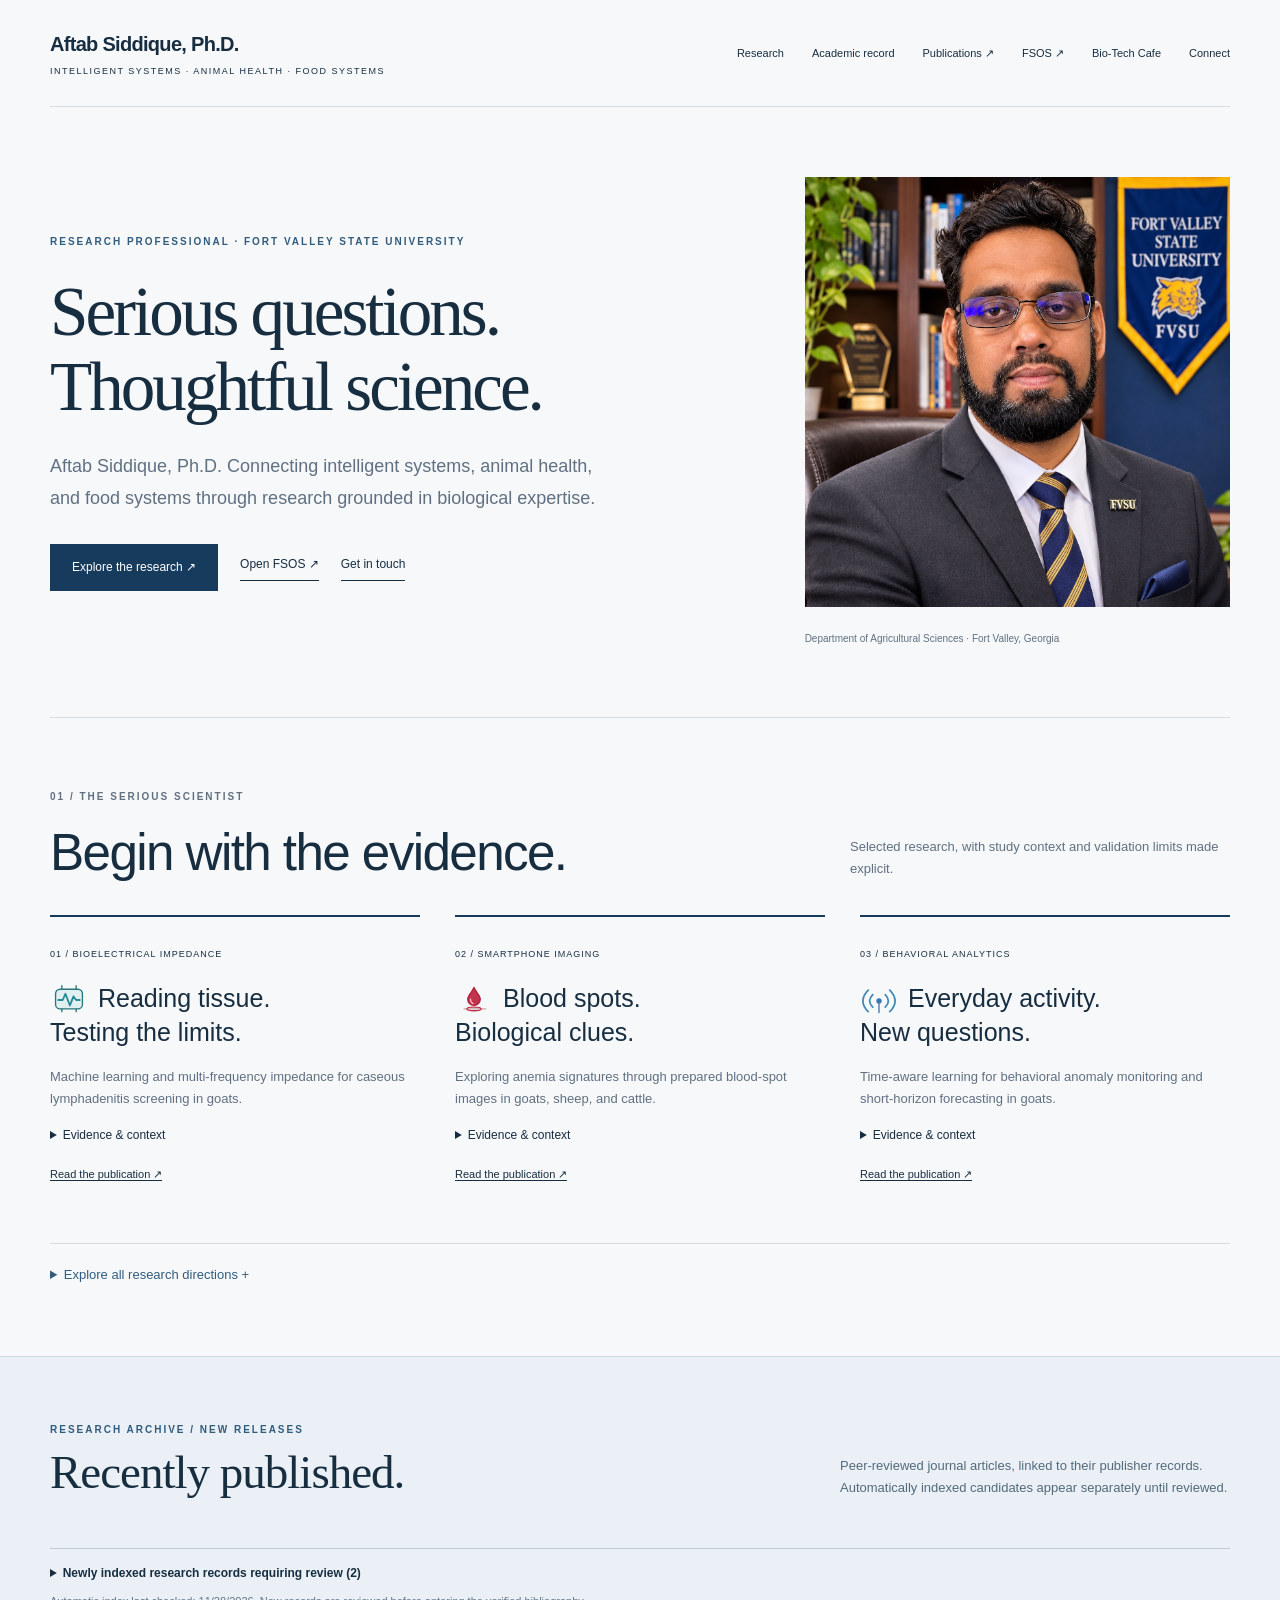
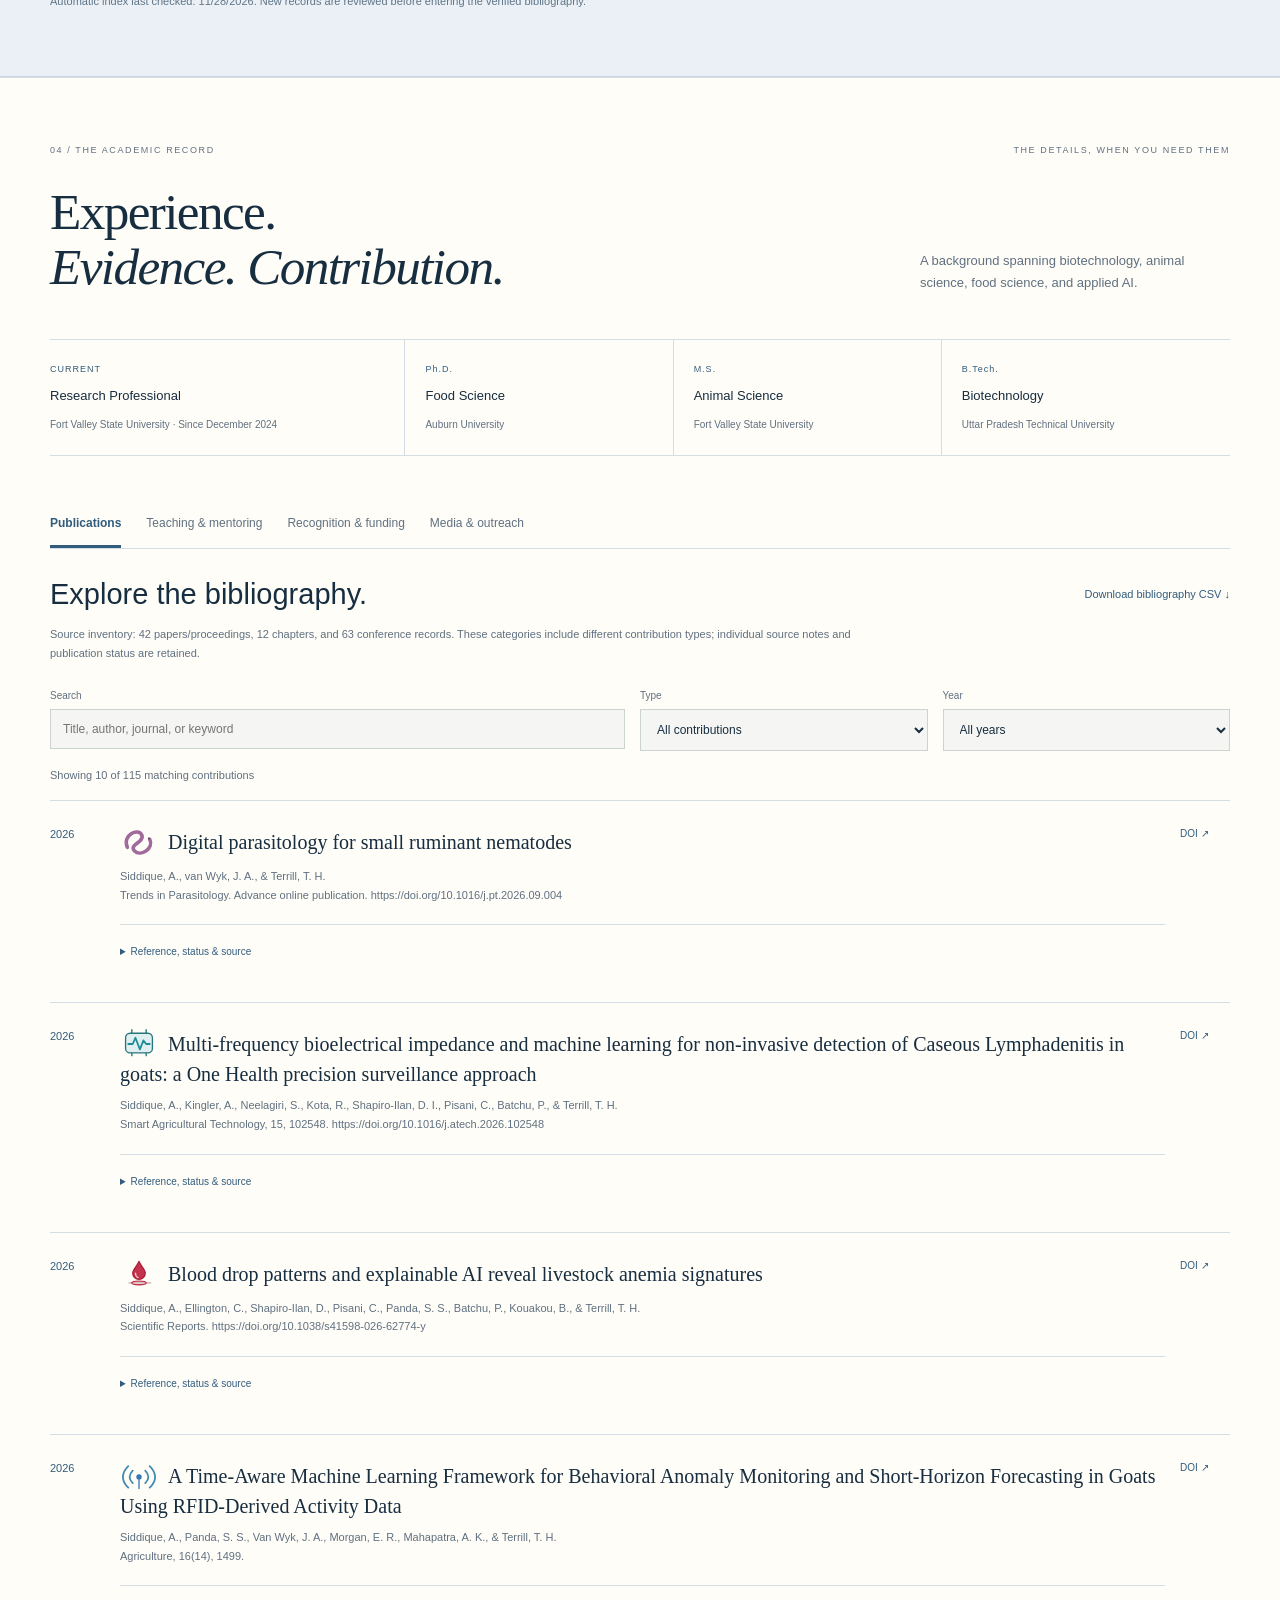
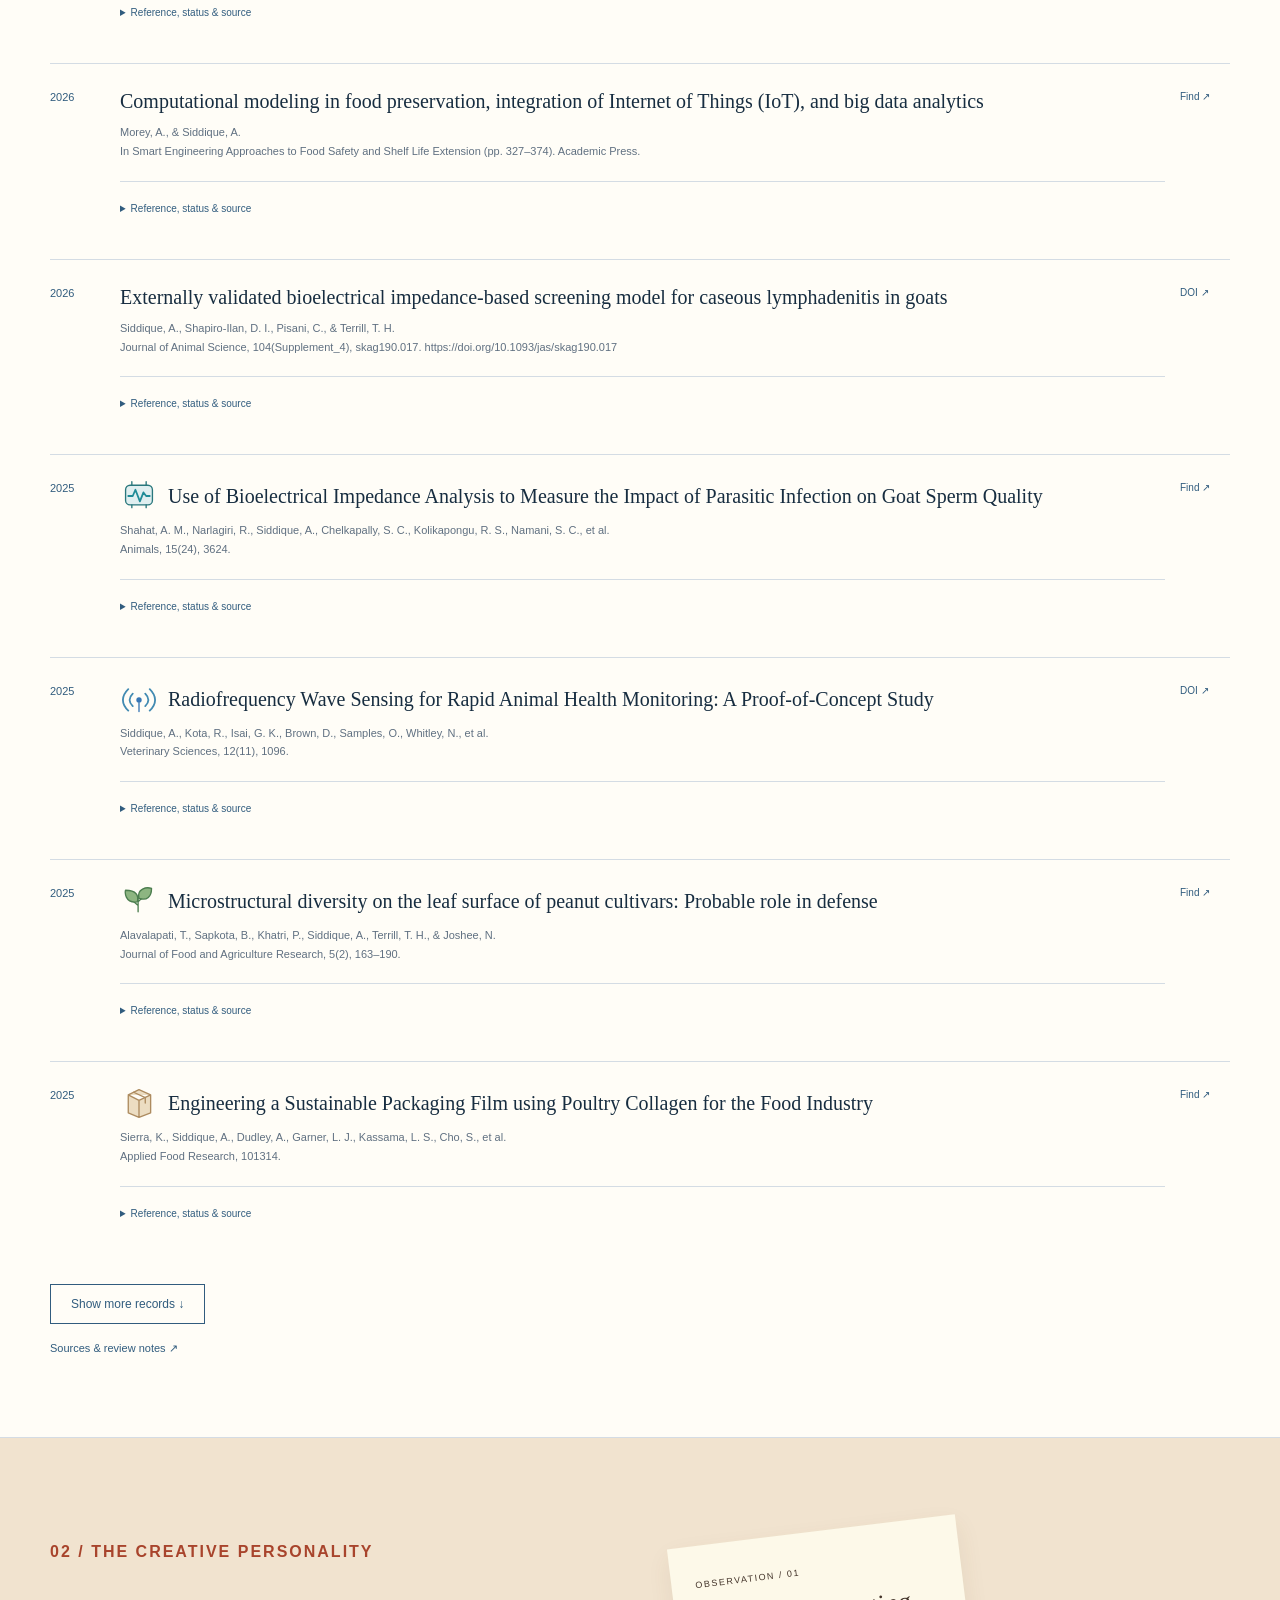
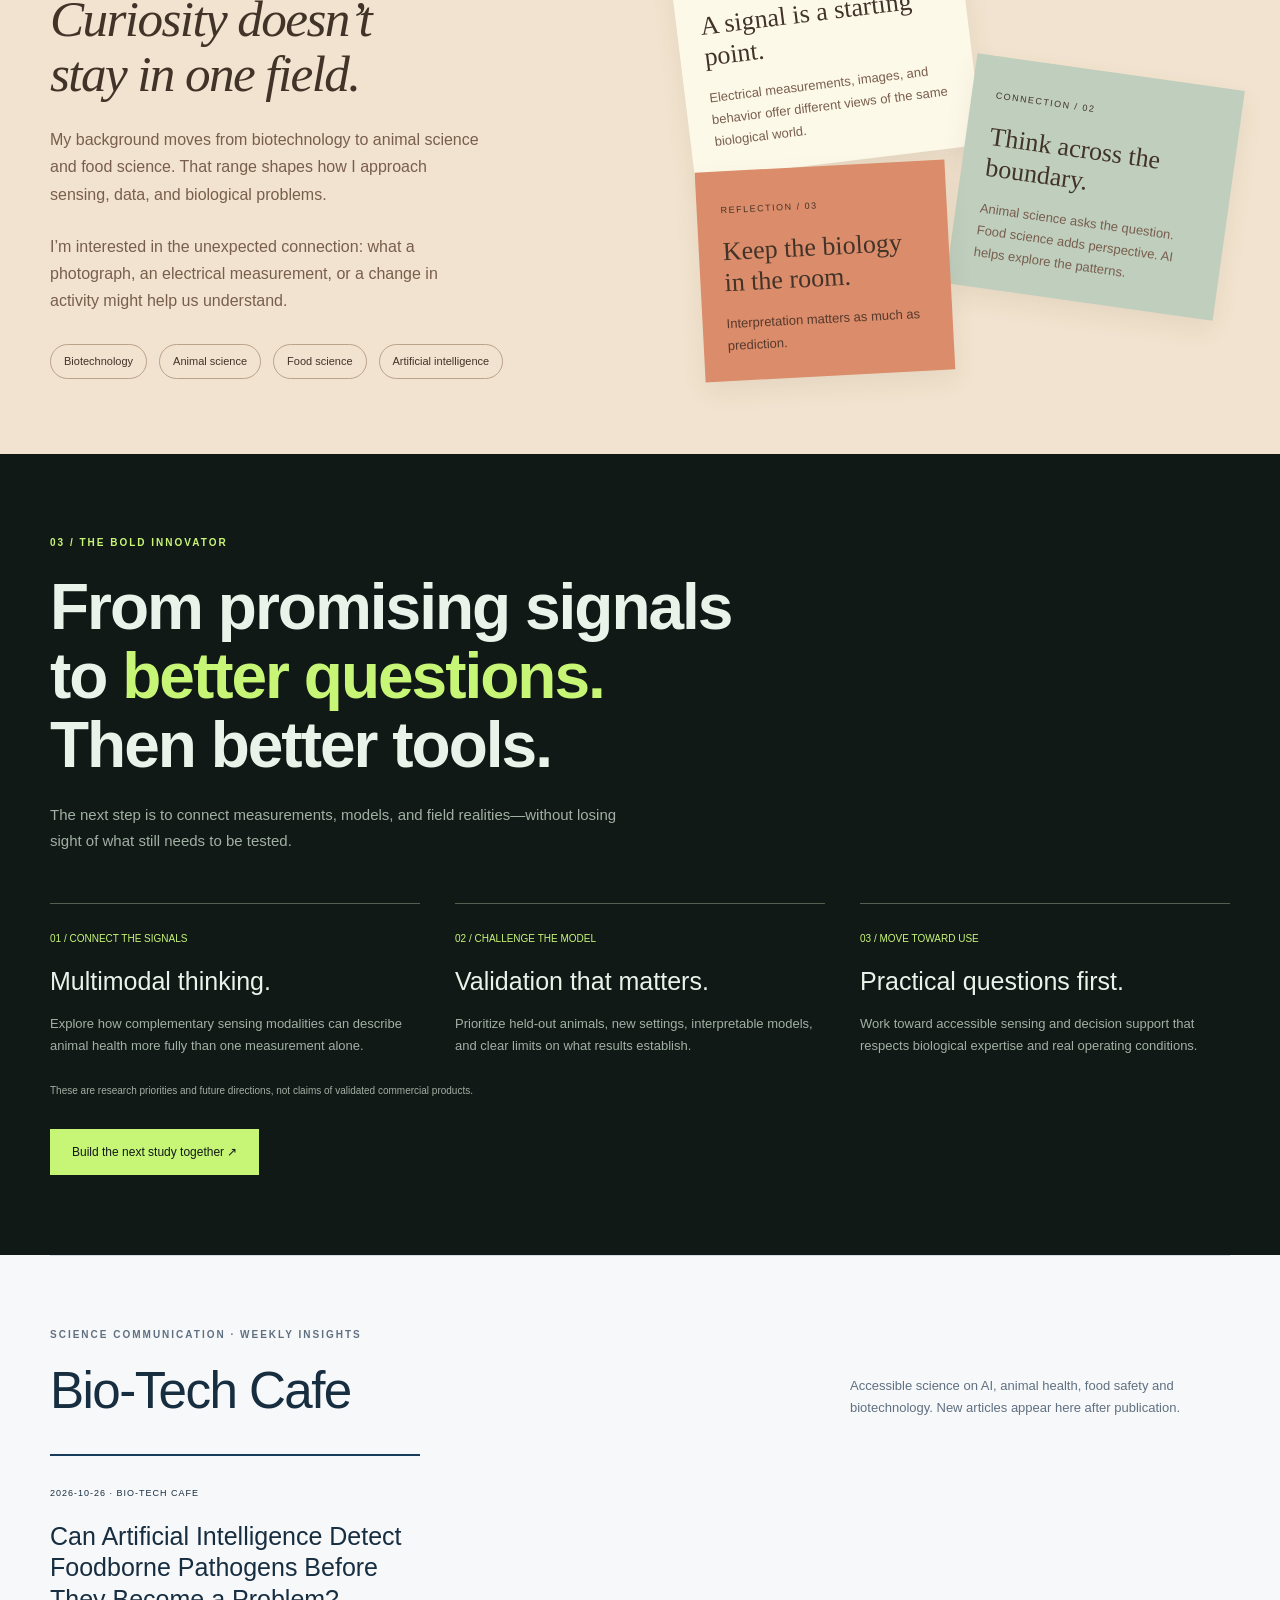
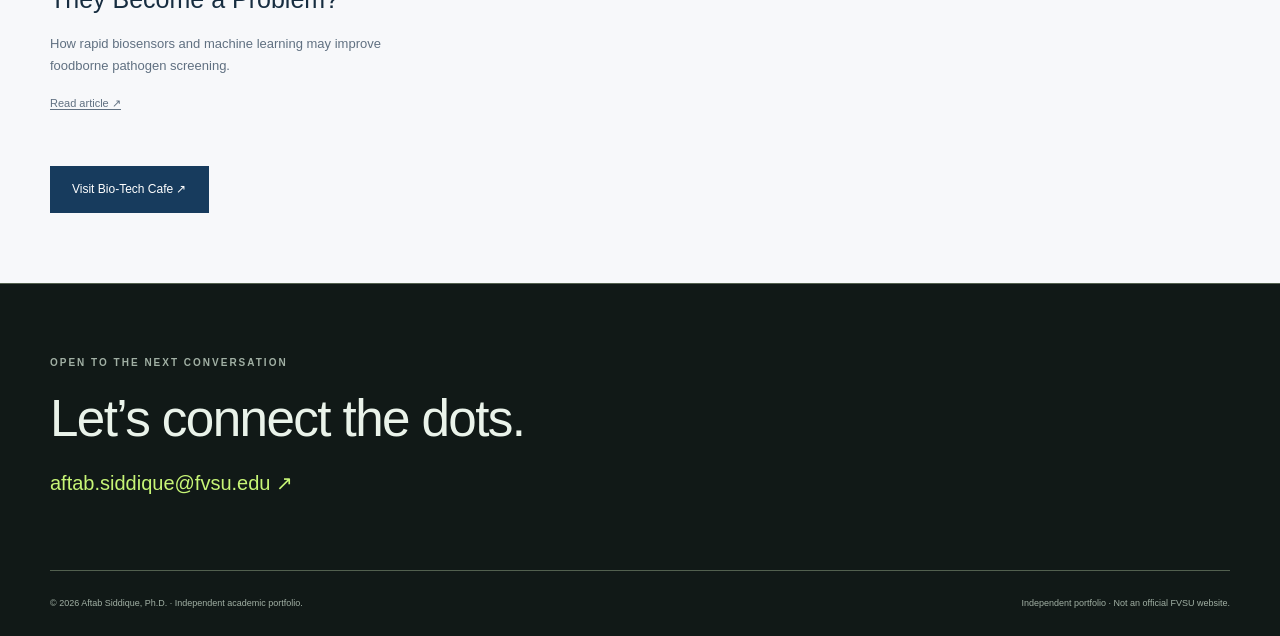
<file: index.html>
<!doctype html><html lang="en"><head><meta charset="utf-8"><meta name="viewport" content="width=device-width,initial-scale=1"><title>Aftab Siddique, Ph.D. | Research, Teaching & Innovation</title><style>*{box-sizing:border-box}html{scroll-behavior:smooth}body{margin:0;font:15px/1.7 Arial,sans-serif;color:#172d40;background:#f7f8fa}a{color:inherit;text-decoration:none}a:hover{text-decoration:underline;text-underline-offset:5px}button{font:inherit;cursor:pointer}a:focus-visible,button:focus-visible,summary:focus-visible{outline:3px solid #1479c1;outline-offset:5px}h1,h2,h3,p,figure{margin:0}h1,h2,h3{line-height:1.08}h1{font-size:clamp(48px,6vw,85px);letter-spacing:-3px;font-weight:500}h2{font-size:clamp(34px,4vw,54px);letter-spacing:-1.6px;font-weight:500}h3{font-size:25px;font-weight:500}p{color:#607081}.wrap{width:calc(100% - 100px);max-width:1200px;margin:auto}header{padding:27px 0;border-bottom:1px solid #d4dce4;display:flex;align-items:center;justify-content:space-between;gap:30px}.brand{font-size:20px;font-weight:bold;letter-spacing:-.7px}.brand small{font-size:9px;font-weight:normal;display:block;letter-spacing:1.5px;margin-top:3px}nav{display:flex;gap:28px;font-size:11px}.eyebrow{font-size:10px;font-weight:bold;letter-spacing:2px;text-transform:uppercase}.actions{display:flex;gap:22px;align-items:center;margin-top:30px;font-size:12px}.button{display:inline-block;padding:13px 22px;background:#173b5d;color:white}.textlink{border-bottom:1px solid;padding-bottom:5px}.hero{padding:70px 0}.hero-grid{display:grid;grid-template-columns:1.25fr .8fr;gap:90px;align-items:center}.hero h1{margin:25px 0}.intro{font-size:18px;max-width:570px;line-height:1.8}.portrait img{width:100%;height:430px;object-fit:cover}.portrait figcaption{font-size:10px;margin-top:15px;color:#607081}.chapter{padding:70px 0;border-top:1px solid #d4dce4}.chapter-head{display:flex;justify-content:space-between;align-items:end;gap:60px;margin:20px 0 35px}.chapter-head p{max-width:380px;font-size:13px}.proof{display:grid;grid-template-columns:repeat(3,1fr);gap:35px}.proof article{border-top:2px solid #173b5d;padding:22px 0}.proof small{font-size:9px;letter-spacing:1px}.proof h3{margin:18px 0;font-size:25px;line-height:1.25}.proof p{font-size:13px}.proof details{margin:15px 0;font-size:12px}.proof summary{cursor:pointer}.proof a{font-size:11px;border-bottom:1px solid}.strip{display:grid;grid-template-columns:repeat(3,1fr);border-top:1px solid #d4dce4;border-bottom:1px solid #d4dce4;padding:25px 0;gap:20px}.strip span{font-size:10px;color:#607081;display:block}.strip b{font-size:15px;font-weight:500}.contact{padding:70px 0}.contact h2{margin:20px 0}.contact a{font-size:20px}.foot{border-top:1px solid #d4dce4;padding:25px 0;font-size:9px;color:#607081;display:flex;justify-content:space-between;gap:25px}.comparison{position:fixed;bottom:16px;right:18px;background:#fff;color:#173b5d;box-shadow:0 4px 25px #0002;border:1px solid #ddd;padding:8px 13px;font-size:10px;z-index:9}.skip{position:absolute;top:-100px}.skip:focus{top:0;background:white;padding:10px;z-index:20}.creative{background:#f1e3cf;color:#423329;padding:75px 0}.creative .eyebrow{color:#a8442c}.creative p{color:#795e4e}.creative h2{font-family:Georgia,serif;font-style:italic}.creative-grid{display:grid;grid-template-columns:1fr 1fr;gap:80px;align-items:center}.collage{position:relative;min-height:460px}.note{position:absolute;padding:24px;box-shadow:0 10px 25px #61462a15;max-width:300px}.note p{font-size:13px}.note b{font:26px/1.2 Georgia,serif;display:block;margin:15px 0}.note small{font-size:9px;letter-spacing:1.5px}.note.one{background:#fdf9e9;top:15px;left:0;transform:rotate(-7deg);width:290px}.note.two{background:#bfcebd;right:0;top:155px;transform:rotate(8deg);width:270px}.note.three{background:#db8c6a;bottom:0;left:20px;transform:rotate(-3deg);width:250px}.note.three p{color:#56392c}.creative-copy>p{margin:25px 0;max-width:430px;font-size:16px}.discipline{display:flex;flex-wrap:wrap;gap:12px;margin-top:30px}.discipline span{border:1px solid #bba28b;padding:7px 13px;font-size:11px;border-radius:30px}.innovation{background:#111917;color:#eaf3ea;padding:80px 0}.innovation p{color:#a1b0a4}.innovation .eyebrow{color:#c7f576}.innovation h2{font-size:clamp(40px,5vw,70px);font-weight:700;letter-spacing:-2px;margin:22px 0}.innovation h2 em{color:#c7f576;font-style:normal}.roadmap{display:grid;grid-template-columns:repeat(3,1fr);gap:35px;margin-top:50px}.roadmap article{border-top:1px solid #52604f;padding-top:20px}.roadmap small{font-size:10px;color:#c7f576}.roadmap h3{font-size:25px;margin:18px 0}.roadmap p{font-size:13px}.innovation .button{background:#c7f576;color:#111917}.innovation .intent{font-size:10px;color:#a1b0a4;margin-top:25px;max-width:700px}.scientist h1{font-family:Georgia,serif}.scientist .eyebrow{color:#315c7e}.scientist .portrait{border-left:4px solid #193b5c;padding-left:20px}.scientist .hero{padding-bottom:55px}.creative-only{background:#f1e3cf;color:#423329}.creative-only header,.creative-only .foot{border-color:#bdab95}.creative-only .brand{font-family:Georgia,serif;font-size:27px}.creative-only .hero{padding:55px 0 15px}.creative-only h1{font-family:Georgia,serif;font-style:italic;font-size:clamp(55px,7vw,95px);color:#a8442e}.creative-only p{color:#795e4e}.creative-only .creative-grid{gap:70px}.creative-only .portrait-small{width:95px;height:95px;object-fit:cover;border-radius:50%;margin-bottom:22px}.creative-only .button{background:#a8442e}.creative-only .proof article{border-color:#a8442e}.creative-only .chapter{border-color:#bdab95}.creative-only .contact a{color:#a8442e}.innovator-only{background:#111917;color:#eaf3ea}.innovator-only p{color:#a1b0a4}.innovator-only header,.innovator-only .chapter,.innovator-only .foot{border-color:#52604f}.innovator-only .brand{font-size:23px;color:#c7f576}.innovator-only .hero h1{font-weight:800;font-size:clamp(65px,8vw,110px);letter-spacing:-5px}.innovator-only .hero h1 em{font-style:normal;color:#c7f576}.innovator-only .eyebrow{color:#c7f576}.innovator-only .button{background:#c7f576;color:#111917}.signal-object{height:450px;position:relative;display:grid;place-items:center}.signal-object .orb{width:280px;height:280px;border:1px solid #c7f576;border-radius:50%;box-shadow:0 0 0 35px #c7f57611,0 0 0 70px #c7f57608;transform:rotate(-30deg)}.signal-object .orb:before,.signal-object .orb:after{content:'';position:absolute;inset:30px 85px;border:1px solid #c7f576;border-radius:50%}.signal-object .orb:after{inset:85px 30px}.signal-object b{position:absolute;font-size:65px;letter-spacing:-6px;color:#c7f576}.signal-object small{position:absolute;bottom:5px;font-size:9px;letter-spacing:2px;color:#a1b0a4}.innovator-only .proof article{border-color:#c7f576}.innovator-only .proof small{color:#c7f576}.innovator-only .contact a{color:#c7f576}.innovator-only .foot{color:#a1b0a4}.combined .hero h1{font:500 clamp(45px,5.4vw,76px)/1.08 Georgia,serif}.combined .hero .eyebrow{color:#315c7e}.combined .transition{padding:20px 0;font-size:10px;display:flex;justify-content:space-between;color:#856347}.combined .innovation .wrap>p{max-width:570px}.combined .contact{background:#111917;color:#eaf3ea;border-top:1px solid #52604f}.combined .contact a{color:#c7f576}.combined .contact p{color:#a1b0a4}.combined .foot{background:#111917;color:#a1b0a4;border-color:#52604f}.combined-footer{background:#111917}.combined .strip{margin-bottom:55px}.concept-note{font-size:10px;color:#607081;margin-top:30px}@media(max-width:900px){.wrap{width:calc(100% - 50px)}.hero-grid,.creative-grid{gap:35px}.portrait img{height:360px}.collage{min-height:490px}.note{max-width:230px!important}.note.two{top:185px}.proof,.roadmap{gap:20px}nav{gap:15px;font-size:10px}}@media(max-width:650px){.wrap{width:calc(100% - 36px)}header{align-items:start;flex-direction:column;padding:20px 0;gap:18px}nav{width:100%;justify-content:space-between}.hero{padding:40px 0}.hero-grid,.creative-grid{grid-template-columns:1fr;gap:35px}h1{font-size:58px;letter-spacing:-2.5px}.intro{font-size:16px}.portrait{max-width:420px}.portrait img{height:360px}.chapter,.creative,.innovation,.contact{padding:50px 0}.chapter-head{display:block}.chapter-head p{margin-top:20px}.proof,.roadmap{grid-template-columns:1fr;gap:30px}.proof article{padding:20px 0 0}.strip{grid-template-columns:1fr;gap:18px}.collage{max-width:400px;min-height:460px}.note.one{left:10px}.note.two{top:150px;right:10px}.note.three{left:20px}.signal-object{height:350px}.signal-object .orb{width:210px;height:210px}.signal-object b{font-size:55px}.innovator-only .hero h1{font-size:70px;letter-spacing:-4px}.creative-only h1{font-size:66px}.foot{flex-direction:column;gap:8px}.combined .hero h1{font-size:51px}.contact a{font-size:17px}.comparison{font-size:9px}.combined .transition{font-size:9px}}@media(prefers-reduced-motion:reduce){html{scroll-behavior:auto}}.record{--ink:#172d40;--paper:#f7f8fa;--teal:#315c7e;--muted:#607081;--line:#d4dce4;}.record{background:#fffdf5;border-top:1px solid var(--line);border-bottom:1px solid var(--line);padding:65px 0}.record-heading{display:flex;justify-content:space-between;gap:70px;align-items:end}.record-heading p{max-width:310px;font-size:13px}.journey{display:grid;grid-template-columns:1.4fr 1fr 1fr 1fr;margin:45px 0;border-top:1px solid var(--line);border-bottom:1px solid var(--line)}.journey>div{padding:22px 20px 22px 0;margin-right:20px;border-right:1px solid var(--line)}.journey>div:last-child{border:0;margin:0}.journey small{display:block;font-size:9px;color:var(--teal);letter-spacing:1px}.journey b{display:block;font-size:13px;font-weight:normal;margin:8px 0}.journey span{display:block;font-size:10px;color:var(--muted)}.record-tabs{display:flex;gap:25px;border-bottom:1px solid var(--line)}.record-tabs button{background:none;border:0;border-bottom:3px solid transparent;padding:15px 0;font-size:12px;color:var(--muted)}.record-tabs button[aria-pressed=true]{border-color:var(--teal);color:var(--teal)}.record-panel{padding-top:30px;min-height:450px}.record-panel h3{font-size:29px}.archive-head{display:flex;justify-content:space-between;gap:20px;align-items:center}.archive-head a,.record-note a{font-size:11px;color:var(--teal)}.record-note{font-size:11px;margin:15px 0;max-width:850px}.archive-controls{display:grid;grid-template-columns:2fr 1fr 1fr;gap:15px;margin:25px 0 10px}.archive-controls label{font-size:10px;color:var(--muted)}input,select{display:block;width:100%;padding:12px;background:var(--paper);border:1px solid var(--line);border-radius:0;color:var(--ink);margin-top:6px;font-size:12px}#record-status{font-size:11px;margin:15px 0}.record-entry{display:grid;grid-template-columns:55px 1fr 50px;gap:15px;border-top:1px solid var(--line);padding:24px 0}.record-entry .date{font-size:11px;color:var(--teal)}.record-entry h4{font:20px/1.35 Georgia,serif;margin:0 0 8px}.record-entry p{font-size:11px}.record-entry>a{font-size:10px;color:var(--teal)}.record-entry details{margin-top:10px;border-bottom:0}.record-entry details summary{padding:8px 0;font-size:10px}.outline{background:transparent;color:var(--teal);border:1px solid var(--teal);padding:12px 20px;font-size:12px;margin-top:20px}.subhead{margin:40px 0 20px}.plain-entry{padding:22px 0;border-bottom:1px solid var(--line)}.plain-entry h4{font:21px/1.3 Georgia,serif;margin:5px 0 10px}.plain-entry small{font-size:10px;color:var(--teal)}.plain-entry p{font-size:12px}.plain-entry a{display:inline-block;color:var(--teal);font-size:11px;margin-top:10px}
.record{background:#fffdf7;border-top:1px solid #d4dce4;border-bottom:1px solid #d4dce4;color:#172d40}.record h2{font-family:Georgia,serif}.record .section-label{display:flex;justify-content:space-between;font-size:9px;letter-spacing:1.6px;margin-bottom:25px;color:#607081}.record .journey{gap:0}.record .record-tabs{flex-wrap:wrap}.record input,.record select{width:100%;display:block;padding:12px;background:#f5f6f3;color:#172d40;border:1px solid #ccd4cf;margin-top:5px;font:12px Arial,sans-serif}.record .plain-entry{padding:22px 0;border-bottom:1px solid #d4dce4}.record .plain-entry h4{font:22px/1.3 Georgia,serif;margin:8px 0}.record .plain-entry p{font-size:12px}.record .plain-entry small{font-size:10px;color:#315c7e}.record .plain-entry a{display:inline-block;margin-top:10px;font-size:11px;color:#315c7e}.record details{font-size:12px;border-top:1px solid #d4dce4;margin-top:20px;padding:10px 0}.record summary{cursor:pointer;color:#315c7e}.record .record-note{color:#607081}.record .outline{border:1px solid #315c7e;padding:12px 20px;color:#315c7e;background:none}.record button{font:12px Arial,sans-serif}.more-work{margin-top:35px;border-top:1px solid #d4dce4;padding-top:20px}.more-work summary{cursor:pointer;font-size:13px;color:#315c7e}.more-work article{padding:20px 0;border-bottom:1px solid #d4dce4}.more-work h4{font:25px Georgia,serif;margin:10px 0}.more-work p{font-size:13px}.more-work small,.more-work a{font-size:11px;color:#315c7e}.record .record-entry{border-color:#d4dce4}.record-panel{scroll-margin-top:20px}button[aria-pressed=true]{font-weight:bold}@media(max-width:650px){.record .record-heading{display:block}.record .record-heading p{margin-top:20px}.record .journey{grid-template-columns:1fr 1fr}.record .archive-controls{grid-template-columns:1fr 1fr}.record .archive-controls label:first-child{grid-column:1/-1}.record .record-entry{grid-template-columns:35px 1fr}.record .record-entry>a{grid-column:2}.record .archive-head{display:block}.record .archive-head a{display:inline-block;margin-top:15px}.record .section-label span:last-child{display:none}.record .record-tabs{gap:15px}}</style><script defer src="data.js"></script><script defer src="bibliography.js"></script><script defer src="career-data.js"></script><script defer src="integrated.js"></script></head><body class="combined"><a class="skip" href="#main">Skip to content</a><header class="wrap"><a class="brand" href="#home">Aftab Siddique<span>, Ph.D.</span><small>INTELLIGENT SYSTEMS · ANIMAL HEALTH · FOOD SYSTEMS</small></a><nav aria-label="Main navigation"><a href="#work">Research</a><a href="#record">Academic record</a><a href="https://scholar.google.com/citations?user=gdg-b8kAAAAJ&hl=en" target="_blank" rel="noopener noreferrer">Publications ↗</a><a href="facultysearch/">FSOS ↗</a><a href="#contact">Connect</a></nav></header><main id="main"><section class="hero wrap" id="home"><div class="hero-grid"><div><p class="eyebrow">RESEARCH PROFESSIONAL · FORT VALLEY STATE UNIVERSITY</p><h1>Serious questions.<br>Thoughtful science.</h1><p class="intro">Aftab Siddique, Ph.D. Connecting intelligent systems, animal health, and food systems through research grounded in biological expertise.</p><div class="actions"><a class="button" href="#work">Explore the research ↗</a><a class="textlink" href="facultysearch/">Open FSOS ↗</a><a class="textlink" href="#contact">Get in touch</a></div></div><figure class="portrait"><img src="assets/aftab-siddique-fvsu-portrait.jpg" alt="Aftab Siddique, Ph.D." width="860" height="860"><figcaption>Department of Agricultural Sciences · Fort Valley, Georgia</figcaption></figure></div></section><section class="chapter wrap" id="work"><p class="eyebrow">01 / THE SERIOUS SCIENTIST</p><div class="chapter-head"><h2>Begin with the evidence.</h2><p>Selected research, with study context and validation limits made explicit.</p></div><div class="proof"><article><small>01 / BIOELECTRICAL IMPEDANCE</small><h3>Reading tissue.<br>Testing the limits.</h3><p>Machine learning and multi-frequency impedance for caseous lymphadenitis screening in goats.</p><details><summary>Evidence & context</summary><p>36 goats; 2,673 measurements. Five-fold ROC-AUC: 0.851. Animal-held-out LOSO ROC-AUC: 0.68. Research-stage screening evidence requiring external validation.</p></details><a href="https://doi.org/10.1016/j.atech.2026.102548" target="_blank" rel="noopener noreferrer">Read the publication ↗</a></article><article><small>02 / SMARTPHONE IMAGING</small><h3>Blood spots.<br>Biological clues.</h3><p>Exploring anemia signatures through prepared blood-spot images in goats, sheep, and cattle.</p><details><summary>Evidence & context</summary><p>Image-level performance varies across species. Prospective field validation is needed before diagnostic deployment.</p></details><a href="https://doi.org/10.1038/s41598-026-62774-y" target="_blank" rel="noopener noreferrer">Read the publication ↗</a></article><article><small>03 / BEHAVIORAL ANALYTICS</small><h3>Everyday activity.<br>New questions.</h3><p>Time-aware learning for behavioral anomaly monitoring and short-horizon forecasting in goats.</p><details><summary>Evidence & context</summary><p>30 Boer goats; 85,890 RFID records. Five-minute onset ROC-AUC: 0.869; ten-minute: 0.841. Behavioral forecasting does not establish disease diagnosis.</p></details><a href="https://doi.org/10.3390/agriculture16141499" target="_blank" rel="noopener noreferrer">Read the publication ↗</a></article></div><div class="more-work"><details><summary>Explore all research directions +</summary><div id="additional-work"></div></details></div></section><section class="record" id="record"><div class="wrap"><div class="section-label"><span>04 / THE ACADEMIC RECORD</span><span>THE DETAILS, WHEN YOU NEED THEM</span></div><div class="record-heading"><h2>Experience.<br><em>Evidence. Contribution.</em></h2><p>A background spanning biotechnology, animal science, food science, and applied AI.</p></div><div class="journey"><div><small>CURRENT</small><b>Research Professional</b><span>Fort Valley State University · Since December 2024</span></div><div><small>Ph.D.</small><b>Food Science</b><span>Auburn University</span></div><div><small>M.S.</small><b>Animal Science</b><span>Fort Valley State University</span></div><div><small>B.Tech.</small><b>Biotechnology</b><span>Uttar Pradesh Technical University</span></div></div><div class="record-tabs" role="group" aria-label="Academic record sections"><button data-panel="publications" aria-pressed="true">Publications</button><button data-panel="teaching" aria-pressed="false">Teaching & mentoring</button><button data-panel="recognition" aria-pressed="false">Recognition & funding</button><button data-panel="media" aria-pressed="false">Media & outreach</button></div><section id="panel-publications" class="record-panel"><div class="archive-head"><h3>Explore the bibliography.</h3><a href="bibliography.csv" download>Download bibliography CSV ↓</a></div><p class="record-note">Source inventory: 42 papers/proceedings, 12 chapters, and 63 conference records. These categories include different contribution types; individual source notes and publication status are retained.</p><div class="archive-controls"><label>Search<input id="record-query" type="search" placeholder="Title, author, journal, or keyword"></label><label>Type<select id="record-type"><option value="all">All contributions</option><option value="paper">Papers & proceedings</option><option value="chapter">Book chapters</option><option value="abstract">Conference records</option></select></label><label>Year<select id="record-year"><option value="all">All years</option></select></label></div><p id="record-status" role="status" aria-live="polite"></p><div id="record-list"></div><button id="record-more" class="outline">Show more records ↓</button><p class="record-note"><a href="SOURCES_AND_REVIEW.md">Sources & review notes ↗</a></p></section><section id="panel-teaching" class="record-panel" hidden><h3>From learning methods to asking better questions.</h3><p>Teaching contributions, research training, and graduate committee mentorship.</p><div id="teaching-list"></div><h3 class="subhead">Mentoring</h3><div id="mentoring-list"></div></section><section id="panel-recognition" class="record-panel" hidden><h3>Recognition & research support.</h3><div id="awards-list"></div><h3 class="subhead">Research programs</h3><p class="record-note">Roles and funding status are shown individually. Entries awaiting confirmation are not presented as confirmed awards.</p><div id="grants-list"></div></section><section id="panel-media" class="record-panel" hidden><h3>Research in conversation.</h3><p class="record-note">A curated source archive, not an exhaustive record of every online mention.</p><div id="media-list"></div><details><summary>Speaking & outreach <span>+</span></summary><div id="talks-list"></div></details><details><summary>New discoveries awaiting review <span>+</span></summary><p id="update-status" role="status"></p><div id="discovery-list"></div></details></section></div></section>
<section class="creative" id="perspective"><div class="wrap creative-grid"><div class="creative-copy"><p class="eyebrow">02 / THE CREATIVE PERSONALITY</p><h2>Curiosity doesn’t<br>stay in one field.</h2><p>My background moves from biotechnology to animal science and food science. That range shapes how I approach sensing, data, and biological problems.</p><p>I’m interested in the unexpected connection: what a photograph, an electrical measurement, or a change in activity might help us understand.</p><div class="discipline"><span>Biotechnology</span><span>Animal science</span><span>Food science</span><span>Artificial intelligence</span></div></div><div class="collage" aria-label="Three research ideas arranged as notebook pages"><article class="note one"><small>OBSERVATION / 01</small><b>A signal is a starting point.</b><p>Electrical measurements, images, and behavior offer different views of the same biological world.</p></article><article class="note two"><small>CONNECTION / 02</small><b>Think across the boundary.</b><p>Animal science asks the question. Food science adds perspective. AI helps explore the patterns.</p></article><article class="note three"><small>REFLECTION / 03</small><b>Keep the biology in the room.</b><p>Interpretation matters as much as prediction.</p></article></div></div></section><section class="innovation" id="next"><div class="wrap"><p class="eyebrow">03 / THE BOLD INNOVATOR</p><h2>From promising signals<br>to <em>better questions.</em><br>Then better tools.</h2><p>The next step is to connect measurements, models, and field realities—without losing sight of what still needs to be tested.</p><div class="roadmap"><article><small>01 / CONNECT THE SIGNALS</small><h3>Multimodal thinking.</h3><p>Explore how complementary sensing modalities can describe animal health more fully than one measurement alone.</p></article><article><small>02 / CHALLENGE THE MODEL</small><h3>Validation that matters.</h3><p>Prioritize held-out animals, new settings, interpretable models, and clear limits on what results establish.</p></article><article><small>03 / MOVE TOWARD USE</small><h3>Practical questions first.</h3><p>Work toward accessible sensing and decision support that respects biological expertise and real operating conditions.</p></article></div><p class="intent">These are research priorities and future directions, not claims of validated commercial products.</p><div class="actions"><a class="button" href="mailto:aftab.siddique@fvsu.edu">Build the next study together ↗</a></div></div></section><section class="contact" id="contact"><div class="wrap"><p class="eyebrow">OPEN TO THE NEXT CONVERSATION</p><h2>Let’s connect the dots.</h2><a href="mailto:aftab.siddique@fvsu.edu">aftab.siddique@fvsu.edu ↗</a></div></section></main><div class="combined-footer"><footer class="wrap foot"><span>© 2026 Aftab Siddique, Ph.D. · Independent academic portfolio.</span><span>Independent portfolio · Not an official FVSU website.</span></footer></div></body></html>
</file>
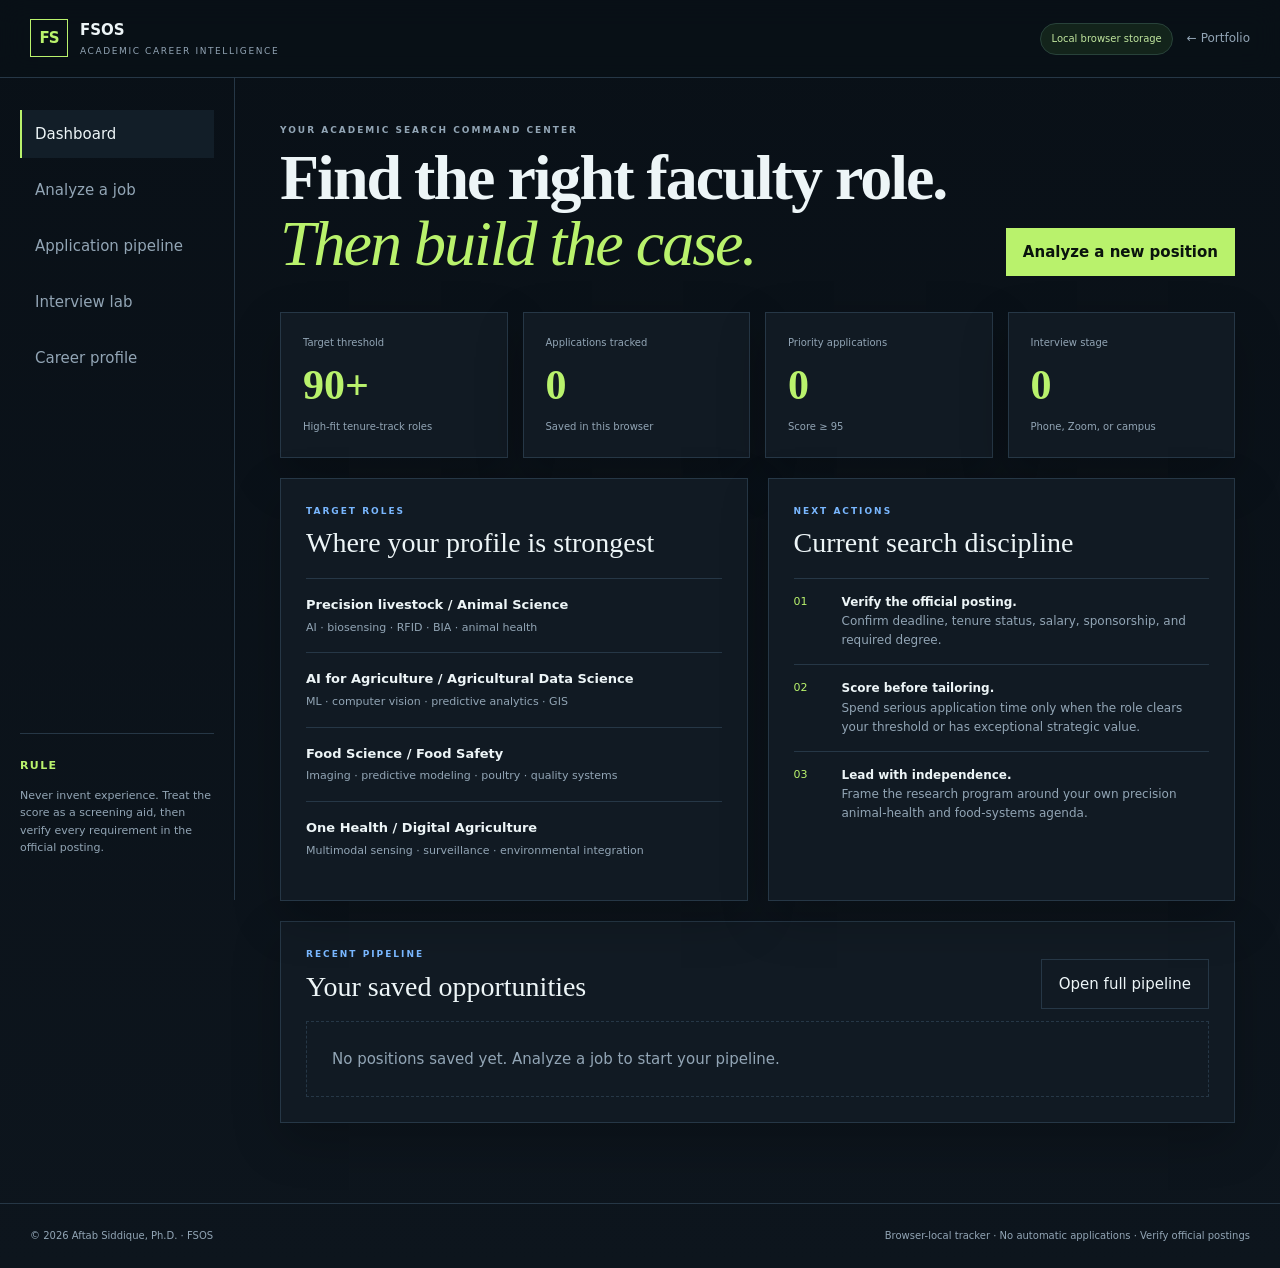
<file: facultysearch/index.html>
<!doctype html>
<html lang="en">
<head>
  <meta charset="utf-8">
  <meta name="viewport" content="width=device-width,initial-scale=1">
  <meta name="description" content="FSOS — a private-in-browser academic job search dashboard for tenure-track faculty opportunities.">
  <title>FSOS</title>
  <link rel="stylesheet" href="styles.css">
</head>
<body>
  <header class="topbar">
    <a class="brand" href="../">
      <span class="brand-mark">FS</span>
      <span><strong>FSOS</strong><small>ACADEMIC CAREER INTELLIGENCE</small></span>
    </a>
    <div class="top-actions">
      <span class="privacy-pill">Local browser storage</span>
      <a class="ghost-link" href="../">← Portfolio</a>
    </div>
  </header>

  <div class="shell">
    <aside class="sidebar" aria-label="FSOS navigation">
      <nav>
        <button class="nav-item active" data-view="dashboard">Dashboard</button>
        <button class="nav-item" data-view="analyze">Analyze a job</button>
        <button class="nav-item" data-view="pipeline">Application pipeline</button>
        <button class="nav-item" data-view="interview">Interview lab</button>
        <button class="nav-item" data-view="profile">Career profile</button>
      </nav>
      <div class="side-note">
        <strong>Rule</strong>
        <p>Never invent experience. Treat the score as a screening aid, then verify every requirement in the official posting.</p>
      </div>
    </aside>

    <main class="workspace">
      <section class="view active" id="view-dashboard">
        <div class="page-head">
          <div>
            <p class="eyebrow">YOUR ACADEMIC SEARCH COMMAND CENTER</p>
            <h1>Find the right faculty role.<br><em>Then build the case.</em></h1>
          </div>
          <button class="primary" data-jump="analyze">Analyze a new position</button>
        </div>

        <div class="metric-grid">
          <article class="metric-card"><span>Target threshold</span><strong>90+</strong><small>High-fit tenure-track roles</small></article>
          <article class="metric-card"><span>Applications tracked</span><strong id="metric-total">0</strong><small>Saved in this browser</small></article>
          <article class="metric-card"><span>Priority applications</span><strong id="metric-priority">0</strong><small>Score ≥ 95</small></article>
          <article class="metric-card"><span>Interview stage</span><strong id="metric-interviews">0</strong><small>Phone, Zoom, or campus</small></article>
        </div>

        <div class="two-col">
          <section class="panel">
            <div class="panel-head">
              <div><p class="eyebrow">TARGET ROLES</p><h2>Where your profile is strongest</h2></div>
            </div>
            <div class="role-list">
              <div><b>Precision livestock / Animal Science</b><span>AI · biosensing · RFID · BIA · animal health</span></div>
              <div><b>AI for Agriculture / Agricultural Data Science</b><span>ML · computer vision · predictive analytics · GIS</span></div>
              <div><b>Food Science / Food Safety</b><span>Imaging · predictive modeling · poultry · quality systems</span></div>
              <div><b>One Health / Digital Agriculture</b><span>Multimodal sensing · surveillance · environmental integration</span></div>
            </div>
          </section>

          <section class="panel">
            <div class="panel-head">
              <div><p class="eyebrow">NEXT ACTIONS</p><h2>Current search discipline</h2></div>
            </div>
            <ol class="action-list">
              <li><span>01</span><p><b>Verify the official posting.</b><br>Confirm deadline, tenure status, salary, sponsorship, and required degree.</p></li>
              <li><span>02</span><p><b>Score before tailoring.</b><br>Spend serious application time only when the role clears your threshold or has exceptional strategic value.</p></li>
              <li><span>03</span><p><b>Lead with independence.</b><br>Frame the research program around your own precision animal-health and food-systems agenda.</p></li>
            </ol>
          </section>
        </div>

        <section class="panel">
          <div class="panel-head">
            <div><p class="eyebrow">RECENT PIPELINE</p><h2>Your saved opportunities</h2></div>
            <button class="secondary" data-jump="pipeline">Open full pipeline</button>
          </div>
          <div id="dashboard-jobs" class="job-list empty-state">No positions saved yet. Analyze a job to start your pipeline.</div>
        </section>
      </section>

      <section class="view" id="view-analyze">
        <div class="page-head compact">
          <div><p class="eyebrow">PROFILE-BASED SCREENING</p><h1>Analyze a faculty position.</h1></div>
        </div>

        <div class="analyzer-grid">
          <form id="job-form" class="panel form-panel">
            <div class="field-row">
              <label>University / institution<input id="job-university" type="text" placeholder="e.g., University of Maryland"></label>
              <label>Position title<input id="job-title" type="text" placeholder="Assistant Professor — AI for Agriculture"></label>
            </div>
            <div class="field-row">
              <label>Institution type
                <select id="job-institution-type">
                  <option value="public1862">Public · 1862 land-grant</option>
                  <option value="public1890">Public · 1890 land-grant</option>
                  <option value="public">Public · non-land-grant</option>
                  <option value="private">Private</option>
                  <option value="other">Other / unknown</option>
                </select>
              </label>
              <label>Sponsorship
                <select id="job-sponsorship">
                  <option value="unknown">Unknown / not stated</option>
                  <option value="yes">Available / acceptable</option>
                  <option value="no">No employer sponsorship</option>
                </select>
              </label>
            </div>
            <div class="field-row">
              <label>Review / deadline<input id="job-deadline" type="date"></label>
              <label>Official job URL<input id="job-url" type="url" placeholder="https://..."></label>
            </div>
            <label>Job description<textarea id="job-description" rows="15" placeholder="Paste the complete official job description here. The analyzer works best with duties, required qualifications, preferred qualifications, teaching expectations, and research/Extension percentages."></textarea></label>
            <div class="form-actions">
              <button type="submit" class="primary">Calculate fit</button>
              <button type="button" class="secondary" id="load-sample">Load example</button>
              <button type="reset" class="text-button">Clear</button>
            </div>
          </form>

          <aside class="panel score-panel" id="score-panel">
            <p class="eyebrow">FIT RESULT</p>
            <div class="score-ring"><strong id="fit-score">—</strong><span>/100</span></div>
            <h2 id="fit-label">Paste a job to begin.</h2>
            <p id="fit-summary">This is a screening score, not a hiring probability.</p>
            <div id="score-breakdown" class="breakdown"></div>
            <div id="gap-list" class="gaps"></div>
            <div class="stack-actions">
              <button class="primary" id="save-job" disabled>Save to pipeline</button>
              <button class="secondary" id="copy-application-prompt" disabled>Copy application prompt</button>
            </div>
          </aside>
        </div>
      </section>

      <section class="view" id="view-pipeline">
        <div class="page-head compact">
          <div><p class="eyebrow">APPLICATION TRACKER</p><h1>Protect your attention.</h1><p>Track only the positions worth pursuing. Data remains in this browser until you export it.</p></div>
          <div class="head-actions">
            <button class="secondary" id="export-json">Export JSON</button>
            <button class="secondary" id="export-csv">Export CSV</button>
            <label class="secondary file-button">Import JSON<input id="import-json" type="file" accept="application/json" hidden></label>
          </div>
        </div>

        <div class="pipeline-controls panel">
          <label>Stage<select id="filter-stage"><option value="all">All stages</option><option>Considering</option><option>Preparing</option><option>Applied</option><option>Interview</option><option>Campus interview</option><option>Offer</option><option>Closed</option></select></label>
          <label>Minimum score<select id="filter-score"><option value="0">All scores</option><option value="90">90+</option><option value="95">95+</option></select></label>
          <label>Search<input id="filter-query" type="search" placeholder="University or role"></label>
        </div>

        <div id="pipeline-list" class="job-list empty-state">Your application pipeline is empty.</div>
      </section>

      <section class="view" id="view-interview">
        <div class="page-head compact">
          <div><p class="eyebrow">SEARCH COMMITTEE SIMULATOR</p><h1>Prepare for the room.</h1><p>Generate structured prompts for Zoom interviews, campus visits, research seminars, and negotiation.</p></div>
        </div>

        <div class="two-col">
          <section class="panel form-panel">
            <label>University<input id="interview-university" type="text" placeholder="University"></label>
            <label>Position<input id="interview-role" type="text" placeholder="Assistant Professor..."></label>
            <label>Interview stage
              <select id="interview-stage">
                <option>30-minute Zoom / phone screen</option>
                <option>Campus interview</option>
                <option>Research seminar / job talk</option>
                <option>Dean / chair interview</option>
                <option>Startup and salary negotiation</option>
              </select>
            </label>
            <label>Paste key requirements or notes<textarea id="interview-notes" rows="9" placeholder="Research emphasis, teaching load, collaborators, strategic plan, concerns..."></textarea></label>
            <button class="primary" id="generate-interview-prompt">Generate prep prompt</button>
          </section>

          <section class="panel">
            <p class="eyebrow">PREP OUTPUT</p>
            <textarea id="interview-output" class="prompt-output" rows="24" readonly placeholder="Your personalized interview-prep prompt will appear here."></textarea>
            <button class="secondary" id="copy-interview-prompt">Copy prompt</button>
          </section>
        </div>
      </section>

      <section class="view" id="view-profile">
        <div class="page-head compact">
          <div><p class="eyebrow">MASTER CAREER PROFILE</p><h1>The evidence base.</h1><p>The public version contains only high-level professional information. Edit the source code if you want to expand it.</p></div>
        </div>

        <div class="profile-grid">
          <article class="panel"><p class="eyebrow">RESEARCH IDENTITY</p><h2>Precision animal health + food systems</h2><p>Artificial intelligence, machine learning, biosensing, imaging, RF/RFID, bioelectrical impedance, GIS, and explainable predictive analytics applied to livestock health, food safety, and One Health questions.</p></article>
          <article class="panel"><p class="eyebrow">ACADEMIC FOUNDATION</p><h2>Biotechnology → Animal Science → Food Science</h2><p>B.Tech. Biotechnology · M.S. Animal Science · Ph.D. Food Science (Poultry Science focus), with additional public-health training.</p></article>
          <article class="panel"><p class="eyebrow">TRANSLATIONAL STRENGTH</p><h2>From measurement to decision support</h2><p>Experience spanning field studies, sensor development, computer vision, machine learning validation, student training, multidisciplinary collaboration, and USDA-NIFA proposal development.</p></article>
          <article class="panel"><p class="eyebrow">FACULTY POSITIONING</p><h2>Independent research program</h2><p>Present the program as a coherent agenda in precision livestock and One Health rather than as isolated AI projects. Emphasize external validation, field deployment, funding strategy, and graduate training.</p></article>
        </div>

        <section class="panel">
          <p class="eyebrow">SCORING MODEL</p>
          <div class="weight-grid" id="weight-grid"></div>
          <p class="fine-print">The analyzer uses a transparent heuristic. It is designed for triage and application strategy, not automated employment decision-making.</p>
        </section>
      </section>
    </main>
  </div>

  <footer>
    <span>© 2026 Aftab Siddique, Ph.D. · FSOS</span>
    <span>Browser-local tracker · No automatic applications · Verify official postings</span>
  </footer>

  <script src="app.js"></script>
</body>
</html>
</file>
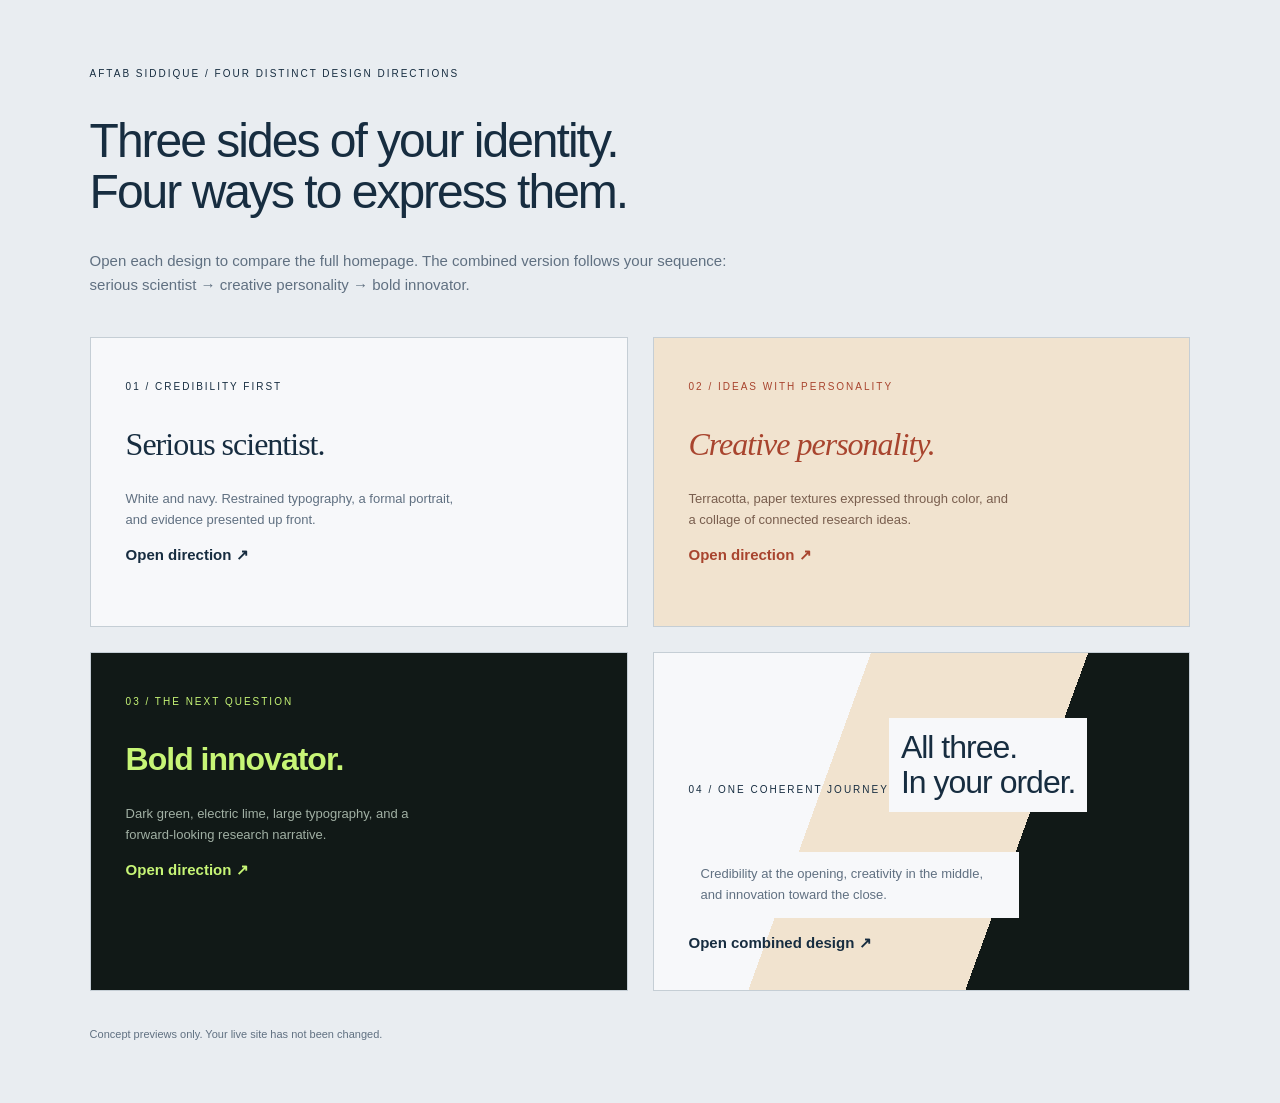
<file: 00_Compare_Four_Designs.html>
<!doctype html><html lang="en"><head><meta charset="utf-8"><meta name="viewport" content="width=device-width,initial-scale=1"><title>Four directions | Aftab Siddique</title><style>*{box-sizing:border-box}body{margin:0;padding:60px 7%;background:#e9edf1;color:#172d40;font:15px/1.6 Arial,sans-serif}small{letter-spacing:2px;font-size:10px}h1{font-size:48px;line-height:1.05;letter-spacing:-2px;max-width:650px;font-weight:500}p{color:#607081;max-width:650px}.grid{display:grid;grid-template-columns:1fr 1fr;gap:25px;margin-top:40px}a{display:block;text-decoration:none;color:inherit;padding:35px;min-height:290px;border:1px solid #c5ced5;transition:transform .2s}a:hover{transform:translateY(-4px)}a:focus-visible{outline:3px solid #1479c1;outline-offset:5px}h2{font-size:32px;line-height:1.1;margin-top:30px;letter-spacing:-1px;font-weight:500}a p{font-size:13px;max-width:330px}.science{background:#f7f8fa}.science h2{font-family:Georgia,serif}.creative{background:#f1e3cf;color:#a8442e}.creative h2{font-family:Georgia,serif;font-style:italic}.creative p{color:#795e4e}.bold{background:#111917;color:#c7f576}.bold h2{font-weight:800}.bold p{color:#a1b0a4}.combined{background:linear-gradient(110deg,#f7f8fa 0 33%,#f1e3cf 33% 66%,#111917 66%);color:#172d40}.combined h2{background:#f7f8fa;display:inline-block;padding:12px}.combined p{background:#f7f8fa;padding:12px;color:#607081}footer{font-size:11px;margin-top:35px;color:#607081}@media(max-width:650px){body{padding:35px 6%}.grid{grid-template-columns:1fr}h1{font-size:37px}}</style></head><body><small>AFTAB SIDDIQUE / FOUR DISTINCT DESIGN DIRECTIONS</small><h1>Three sides of your identity.<br>Four ways to express them.</h1><p>Open each design to compare the full homepage. The combined version follows your sequence: serious scientist → creative personality → bold innovator.</p><div class="grid"><a class="science" href="01_Serious_Scientist.html"><small>01 / CREDIBILITY FIRST</small><h2>Serious scientist.</h2><p>White and navy. Restrained typography, a formal portrait, and evidence presented up front.</p><b>Open direction ↗</b></a><a class="creative" href="02_Creative_Personality.html"><small>02 / IDEAS WITH PERSONALITY</small><h2>Creative personality.</h2><p>Terracotta, paper textures expressed through color, and a collage of connected research ideas.</p><b>Open direction ↗</b></a><a class="bold" href="03_Bold_Innovator.html"><small>03 / THE NEXT QUESTION</small><h2>Bold innovator.</h2><p>Dark green, electric lime, large typography, and a forward-looking research narrative.</p><b>Open direction ↗</b></a><a class="combined" href="04_All_Three_Combined.html"><small>04 / ONE COHERENT JOURNEY</small><h2>All three.<br>In your order.</h2><p>Credibility at the opening, creativity in the middle, and innovation toward the close.</p><b>Open combined design ↗</b></a></div><footer>Concept previews only. Your live site has not been changed.</footer></body></html>
</file>
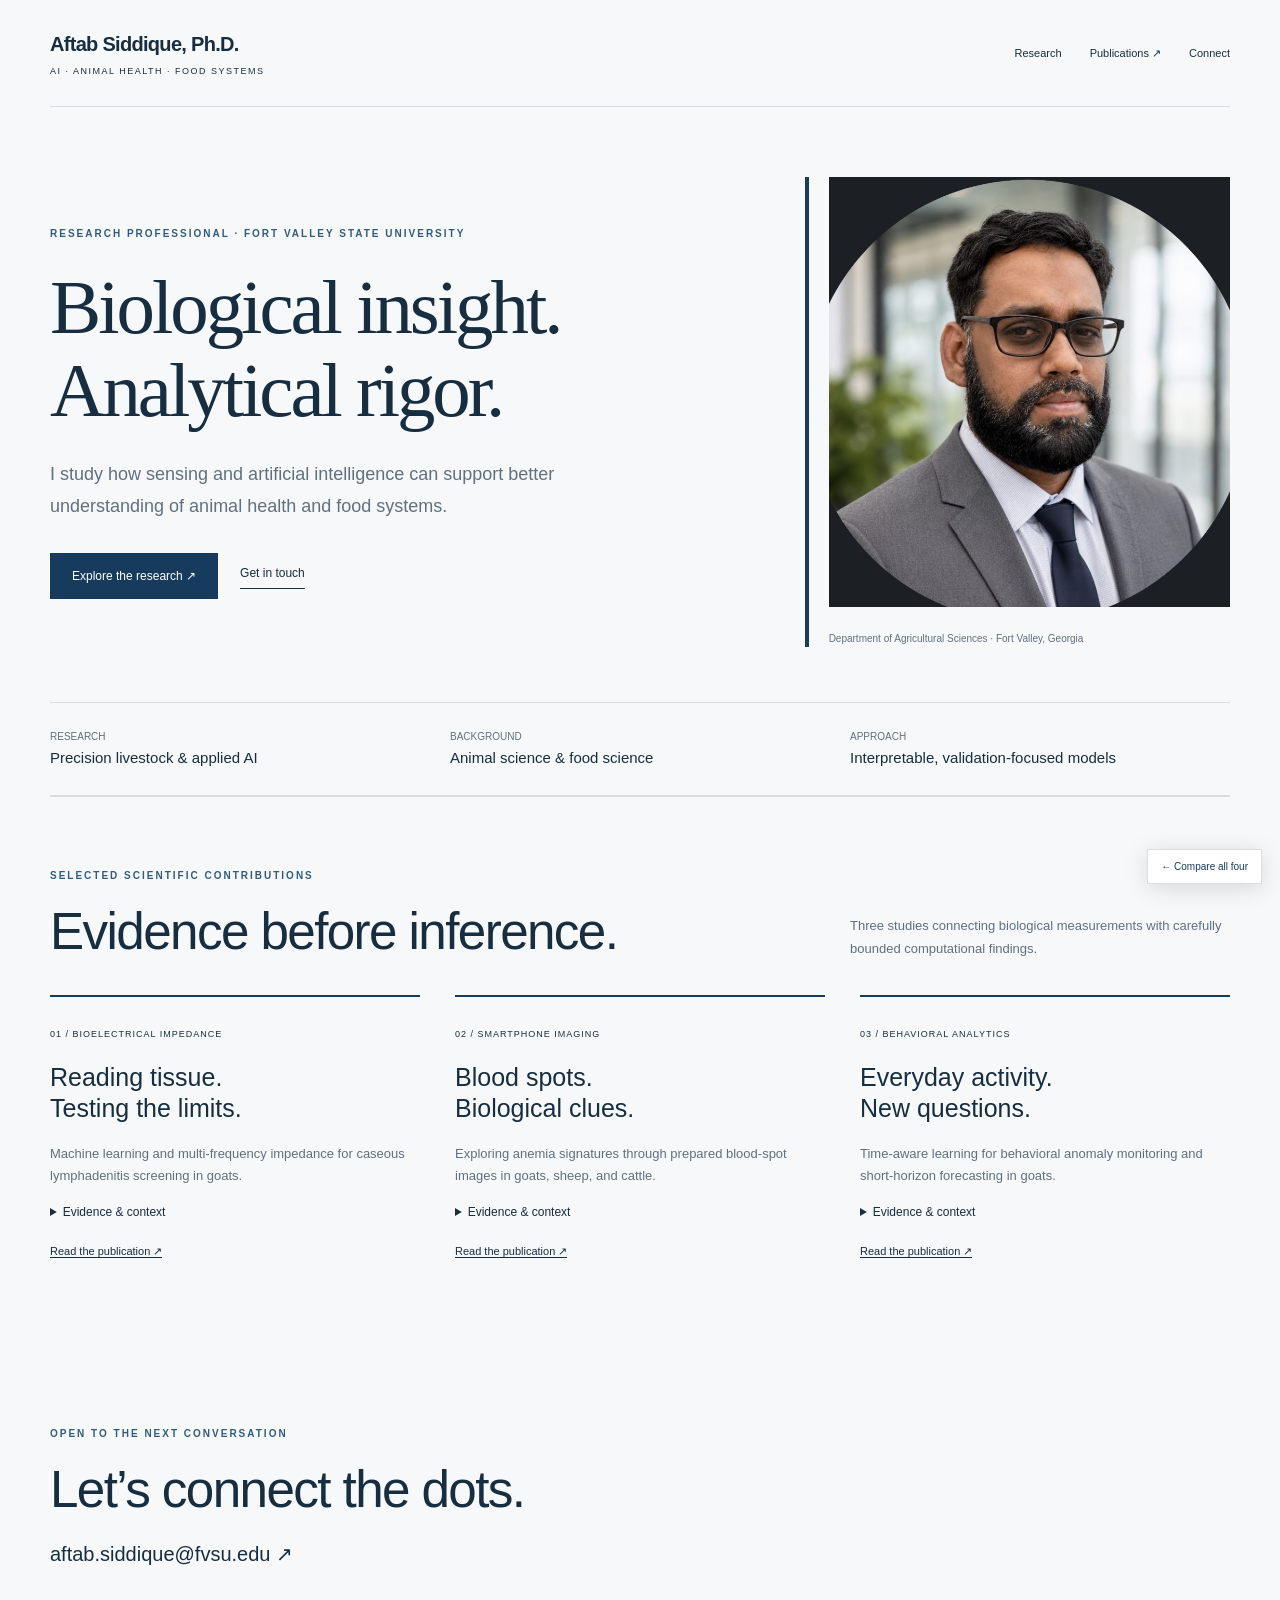
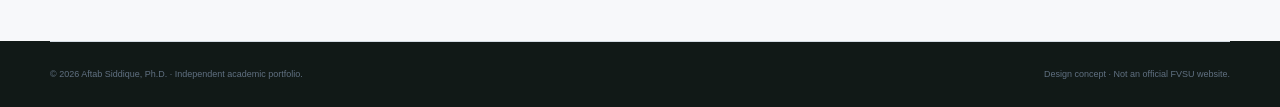
<file: 01_Serious_Scientist.html>
<!doctype html><html lang="en"><head><meta charset="utf-8"><meta name="viewport" content="width=device-width,initial-scale=1"><title>Serious Scientist | Aftab Siddique</title><style>*{box-sizing:border-box}html{scroll-behavior:smooth}body{margin:0;font:15px/1.7 Arial,sans-serif;color:#172d40;background:#f7f8fa}a{color:inherit;text-decoration:none}a:hover{text-decoration:underline;text-underline-offset:5px}button{font:inherit;cursor:pointer}a:focus-visible,button:focus-visible,summary:focus-visible{outline:3px solid #1479c1;outline-offset:5px}h1,h2,h3,p,figure{margin:0}h1,h2,h3{line-height:1.08}h1{font-size:clamp(48px,6vw,85px);letter-spacing:-3px;font-weight:500}h2{font-size:clamp(34px,4vw,54px);letter-spacing:-1.6px;font-weight:500}h3{font-size:25px;font-weight:500}p{color:#607081}.wrap{width:calc(100% - 100px);max-width:1200px;margin:auto}header{padding:27px 0;border-bottom:1px solid #d4dce4;display:flex;align-items:center;justify-content:space-between;gap:30px}.brand{font-size:20px;font-weight:bold;letter-spacing:-.7px}.brand small{font-size:9px;font-weight:normal;display:block;letter-spacing:1.5px;margin-top:3px}nav{display:flex;gap:28px;font-size:11px}.eyebrow{font-size:10px;font-weight:bold;letter-spacing:2px;text-transform:uppercase}.actions{display:flex;gap:22px;align-items:center;margin-top:30px;font-size:12px}.button{display:inline-block;padding:13px 22px;background:#173b5d;color:white}.textlink{border-bottom:1px solid;padding-bottom:5px}.hero{padding:70px 0}.hero-grid{display:grid;grid-template-columns:1.25fr .8fr;gap:90px;align-items:center}.hero h1{margin:25px 0}.intro{font-size:18px;max-width:570px;line-height:1.8}.portrait img{width:100%;height:430px;object-fit:cover}.portrait figcaption{font-size:10px;margin-top:15px;color:#607081}.chapter{padding:70px 0;border-top:1px solid #d4dce4}.chapter-head{display:flex;justify-content:space-between;align-items:end;gap:60px;margin:20px 0 35px}.chapter-head p{max-width:380px;font-size:13px}.proof{display:grid;grid-template-columns:repeat(3,1fr);gap:35px}.proof article{border-top:2px solid #173b5d;padding:22px 0}.proof small{font-size:9px;letter-spacing:1px}.proof h3{margin:18px 0;font-size:25px;line-height:1.25}.proof p{font-size:13px}.proof details{margin:15px 0;font-size:12px}.proof summary{cursor:pointer}.proof a{font-size:11px;border-bottom:1px solid}.strip{display:grid;grid-template-columns:repeat(3,1fr);border-top:1px solid #d4dce4;border-bottom:1px solid #d4dce4;padding:25px 0;gap:20px}.strip span{font-size:10px;color:#607081;display:block}.strip b{font-size:15px;font-weight:500}.contact{padding:70px 0}.contact h2{margin:20px 0}.contact a{font-size:20px}.foot{border-top:1px solid #d4dce4;padding:25px 0;font-size:9px;color:#607081;display:flex;justify-content:space-between;gap:25px}.comparison{position:fixed;bottom:16px;right:18px;background:#fff;color:#173b5d;box-shadow:0 4px 25px #0002;border:1px solid #ddd;padding:8px 13px;font-size:10px;z-index:9}.skip{position:absolute;top:-100px}.skip:focus{top:0;background:white;padding:10px;z-index:20}.creative{background:#f1e3cf;color:#423329;padding:75px 0}.creative .eyebrow{color:#a8442c}.creative p{color:#795e4e}.creative h2{font-family:Georgia,serif;font-style:italic}.creative-grid{display:grid;grid-template-columns:1fr 1fr;gap:80px;align-items:center}.collage{position:relative;min-height:460px}.note{position:absolute;padding:24px;box-shadow:0 10px 25px #61462a15;max-width:300px}.note p{font-size:13px}.note b{font:26px/1.2 Georgia,serif;display:block;margin:15px 0}.note small{font-size:9px;letter-spacing:1.5px}.note.one{background:#fdf9e9;top:15px;left:0;transform:rotate(-7deg);width:290px}.note.two{background:#bfcebd;right:0;top:155px;transform:rotate(8deg);width:270px}.note.three{background:#db8c6a;bottom:0;left:20px;transform:rotate(-3deg);width:250px}.note.three p{color:#56392c}.creative-copy>p{margin:25px 0;max-width:430px;font-size:16px}.discipline{display:flex;flex-wrap:wrap;gap:12px;margin-top:30px}.discipline span{border:1px solid #bba28b;padding:7px 13px;font-size:11px;border-radius:30px}.innovation{background:#111917;color:#eaf3ea;padding:80px 0}.innovation p{color:#a1b0a4}.innovation .eyebrow{color:#c7f576}.innovation h2{font-size:clamp(40px,5vw,70px);font-weight:700;letter-spacing:-2px;margin:22px 0}.innovation h2 em{color:#c7f576;font-style:normal}.roadmap{display:grid;grid-template-columns:repeat(3,1fr);gap:35px;margin-top:50px}.roadmap article{border-top:1px solid #52604f;padding-top:20px}.roadmap small{font-size:10px;color:#c7f576}.roadmap h3{font-size:25px;margin:18px 0}.roadmap p{font-size:13px}.innovation .button{background:#c7f576;color:#111917}.innovation .intent{font-size:10px;color:#a1b0a4;margin-top:25px;max-width:700px}.scientist h1{font-family:Georgia,serif}.scientist .eyebrow{color:#315c7e}.scientist .portrait{border-left:4px solid #193b5c;padding-left:20px}.scientist .hero{padding-bottom:55px}.creative-only{background:#f1e3cf;color:#423329}.creative-only header,.creative-only .foot{border-color:#bdab95}.creative-only .brand{font-family:Georgia,serif;font-size:27px}.creative-only .hero{padding:55px 0 15px}.creative-only h1{font-family:Georgia,serif;font-style:italic;font-size:clamp(55px,7vw,95px);color:#a8442e}.creative-only p{color:#795e4e}.creative-only .creative-grid{gap:70px}.creative-only .portrait-small{width:95px;height:95px;object-fit:cover;border-radius:50%;margin-bottom:22px}.creative-only .button{background:#a8442e}.creative-only .proof article{border-color:#a8442e}.creative-only .chapter{border-color:#bdab95}.creative-only .contact a{color:#a8442e}.innovator-only{background:#111917;color:#eaf3ea}.innovator-only p{color:#a1b0a4}.innovator-only header,.innovator-only .chapter,.innovator-only .foot{border-color:#52604f}.innovator-only .brand{font-size:23px;color:#c7f576}.innovator-only .hero h1{font-weight:800;font-size:clamp(65px,8vw,110px);letter-spacing:-5px}.innovator-only .hero h1 em{font-style:normal;color:#c7f576}.innovator-only .eyebrow{color:#c7f576}.innovator-only .button{background:#c7f576;color:#111917}.signal-object{height:450px;position:relative;display:grid;place-items:center}.signal-object .orb{width:280px;height:280px;border:1px solid #c7f576;border-radius:50%;box-shadow:0 0 0 35px #c7f57611,0 0 0 70px #c7f57608;transform:rotate(-30deg)}.signal-object .orb:before,.signal-object .orb:after{content:'';position:absolute;inset:30px 85px;border:1px solid #c7f576;border-radius:50%}.signal-object .orb:after{inset:85px 30px}.signal-object b{position:absolute;font-size:65px;letter-spacing:-6px;color:#c7f576}.signal-object small{position:absolute;bottom:5px;font-size:9px;letter-spacing:2px;color:#a1b0a4}.innovator-only .proof article{border-color:#c7f576}.innovator-only .proof small{color:#c7f576}.innovator-only .contact a{color:#c7f576}.innovator-only .foot{color:#a1b0a4}.combined .hero h1{font:500 clamp(45px,5.4vw,76px)/1.08 Georgia,serif}.combined .hero .eyebrow{color:#315c7e}.combined .transition{padding:20px 0;font-size:10px;display:flex;justify-content:space-between;color:#856347}.combined .innovation .wrap>p{max-width:570px}.combined .contact{background:#111917;color:#eaf3ea;border-top:1px solid #52604f}.combined .contact a{color:#c7f576}.combined .contact p{color:#a1b0a4}.combined .foot{background:#111917;color:#a1b0a4;border-color:#52604f}.combined-footer{background:#111917}.combined .strip{margin-bottom:55px}.concept-note{font-size:10px;color:#607081;margin-top:30px}@media(max-width:900px){.wrap{width:calc(100% - 50px)}.hero-grid,.creative-grid{gap:35px}.portrait img{height:360px}.collage{min-height:490px}.note{max-width:230px!important}.note.two{top:185px}.proof,.roadmap{gap:20px}nav{gap:15px;font-size:10px}}@media(max-width:650px){.wrap{width:calc(100% - 36px)}header{align-items:start;flex-direction:column;padding:20px 0;gap:18px}nav{width:100%;justify-content:space-between}.hero{padding:40px 0}.hero-grid,.creative-grid{grid-template-columns:1fr;gap:35px}h1{font-size:58px;letter-spacing:-2.5px}.intro{font-size:16px}.portrait{max-width:420px}.portrait img{height:360px}.chapter,.creative,.innovation,.contact{padding:50px 0}.chapter-head{display:block}.chapter-head p{margin-top:20px}.proof,.roadmap{grid-template-columns:1fr;gap:30px}.proof article{padding:20px 0 0}.strip{grid-template-columns:1fr;gap:18px}.collage{max-width:400px;min-height:460px}.note.one{left:10px}.note.two{top:150px;right:10px}.note.three{left:20px}.signal-object{height:350px}.signal-object .orb{width:210px;height:210px}.signal-object b{font-size:55px}.innovator-only .hero h1{font-size:70px;letter-spacing:-4px}.creative-only h1{font-size:66px}.foot{flex-direction:column;gap:8px}.combined .hero h1{font-size:51px}.contact a{font-size:17px}.comparison{font-size:9px}.combined .transition{font-size:9px}}@media(prefers-reduced-motion:reduce){html{scroll-behavior:auto}}</style></head><body class="scientist"><a class="skip" href="#main">Skip to content</a><header class="wrap"><a class="brand" href="#home">Aftab Siddique<span>, Ph.D.</span><small>AI · ANIMAL HEALTH · FOOD SYSTEMS</small></a><nav aria-label="Main navigation"><a href="#work">Research</a><a href="https://scholar.google.com/citations?user=gdg-b8kAAAAJ&hl=en" target="_blank" rel="noopener noreferrer">Publications ↗</a><a href="#contact">Connect</a></nav></header><main id="main"><section class="hero wrap" id="home"><div class="hero-grid"><div><p class="eyebrow">RESEARCH PROFESSIONAL · FORT VALLEY STATE UNIVERSITY</p><h1>Biological insight.<br>Analytical rigor.</h1><p class="intro">I study how sensing and artificial intelligence can support better understanding of animal health and food systems.</p><div class="actions"><a class="button" href="#work">Explore the research ↗</a><a class="textlink" href="#contact">Get in touch</a></div></div><figure class="portrait"><img src="[data-uri]" alt="Aftab Siddique, Ph.D." width="860" height="860"><figcaption>Department of Agricultural Sciences · Fort Valley, Georgia</figcaption></figure></div></section><div class="wrap strip"><div><span>RESEARCH</span><b>Precision livestock & applied AI</b></div><div><span>BACKGROUND</span><b>Animal science & food science</b></div><div><span>APPROACH</span><b>Interpretable, validation-focused models</b></div></div><section class="chapter wrap" id="work"><p class="eyebrow">SELECTED SCIENTIFIC CONTRIBUTIONS</p><div class="chapter-head"><h2>Evidence before inference.</h2><p>Three studies connecting biological measurements with carefully bounded computational findings.</p></div><div class="proof"><article><small>01 / BIOELECTRICAL IMPEDANCE</small><h3>Reading tissue.<br>Testing the limits.</h3><p>Machine learning and multi-frequency impedance for caseous lymphadenitis screening in goats.</p><details><summary>Evidence & context</summary><p>36 goats; 2,673 measurements. Five-fold ROC-AUC: 0.851. Animal-held-out LOSO ROC-AUC: 0.68. Research-stage screening evidence requiring external validation.</p></details><a href="https://doi.org/10.1016/j.atech.2026.102548" target="_blank" rel="noopener noreferrer">Read the publication ↗</a></article><article><small>02 / SMARTPHONE IMAGING</small><h3>Blood spots.<br>Biological clues.</h3><p>Exploring anemia signatures through prepared blood-spot images in goats, sheep, and cattle.</p><details><summary>Evidence & context</summary><p>Image-level performance varies across species. Prospective field validation is needed before diagnostic deployment.</p></details><a href="https://doi.org/10.1038/s41598-026-62774-y" target="_blank" rel="noopener noreferrer">Read the publication ↗</a></article><article><small>03 / BEHAVIORAL ANALYTICS</small><h3>Everyday activity.<br>New questions.</h3><p>Time-aware learning for behavioral anomaly monitoring and short-horizon forecasting in goats.</p><details><summary>Evidence & context</summary><p>30 Boer goats; 85,890 RFID records. Five-minute onset ROC-AUC: 0.869; ten-minute: 0.841. Behavioral forecasting does not establish disease diagnosis.</p></details><a href="https://doi.org/10.3390/agriculture16141499" target="_blank" rel="noopener noreferrer">Read the publication ↗</a></article></div></section><section class="contact" id="contact"><div class="wrap"><p class="eyebrow">OPEN TO THE NEXT CONVERSATION</p><h2>Let’s connect the dots.</h2><a href="mailto:aftab.siddique@fvsu.edu">aftab.siddique@fvsu.edu ↗</a></div></section></main><div class="combined-footer"><footer class="wrap foot"><span>© 2026 Aftab Siddique, Ph.D. · Independent academic portfolio.</span><span>Design concept · Not an official FVSU website.</span></footer></div><a class="comparison" href="00_Compare_Four_Designs.html">← Compare all four</a></body></html>
</file>
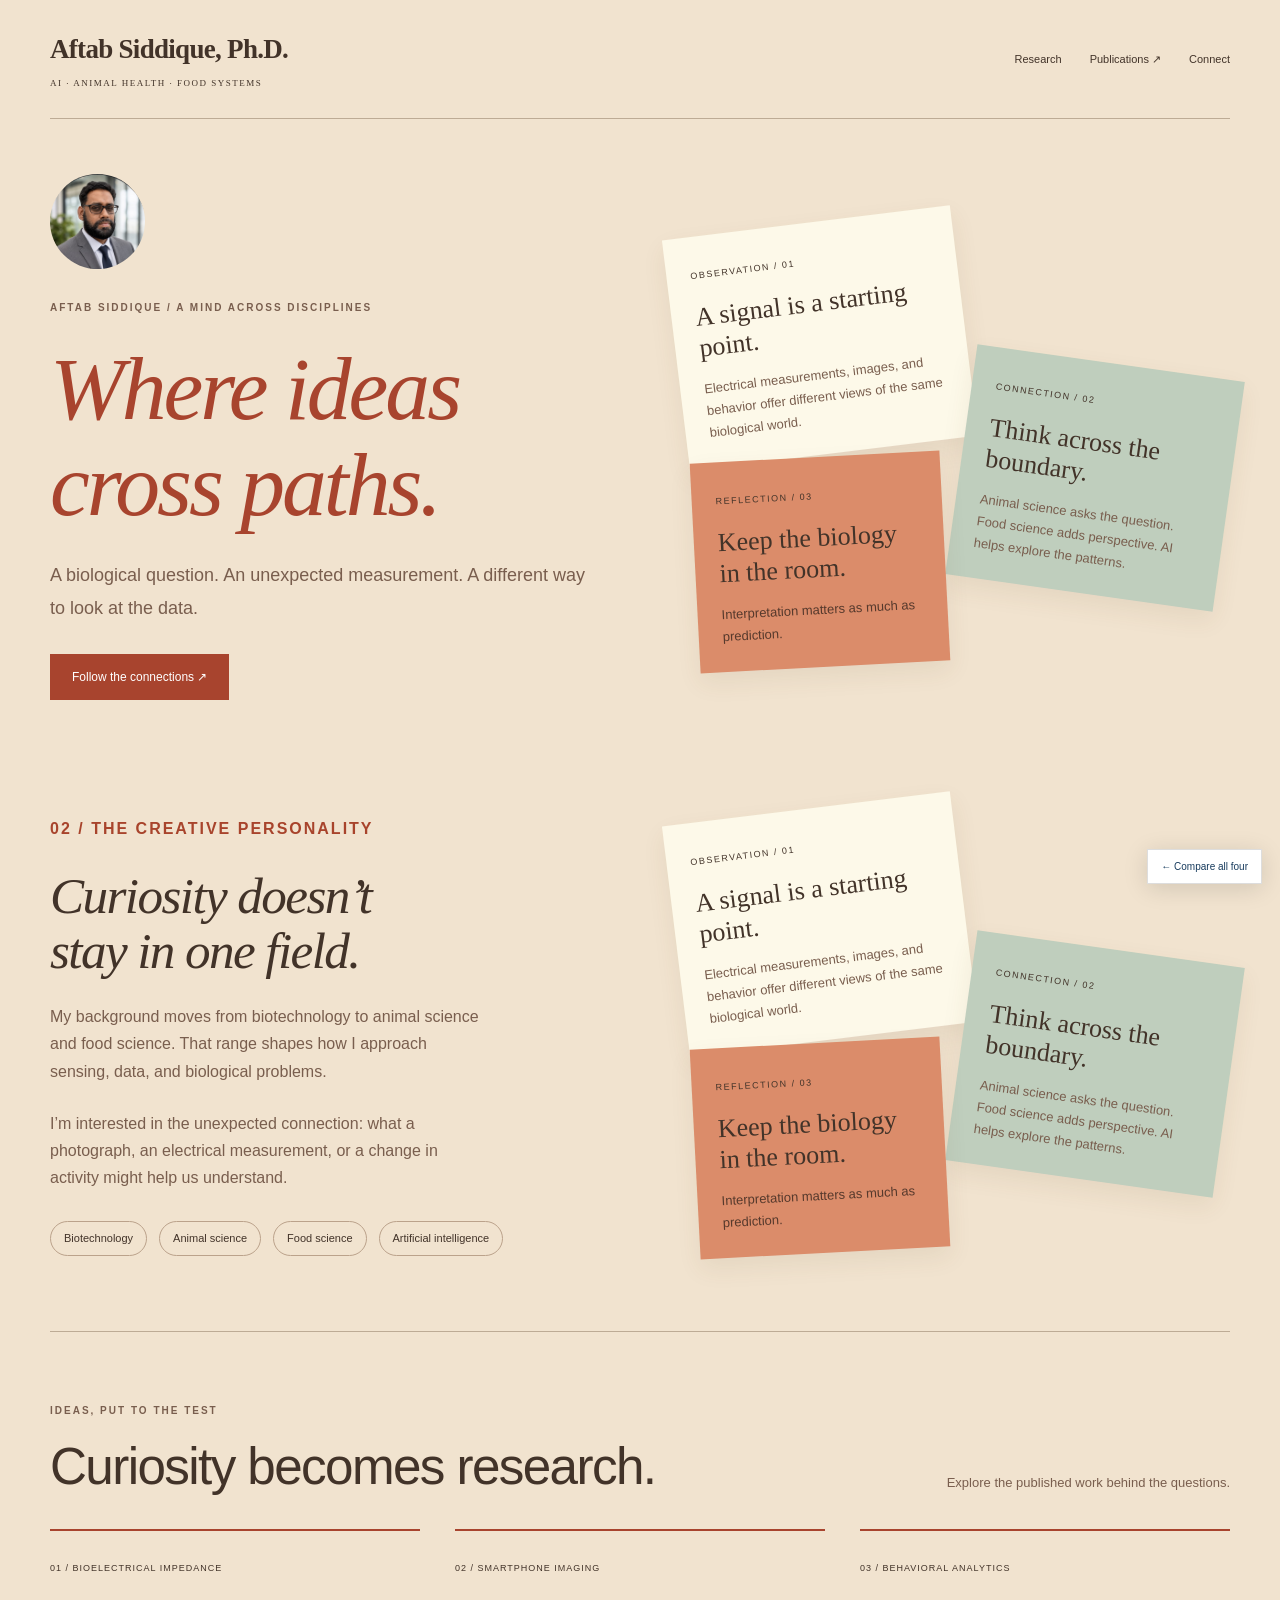
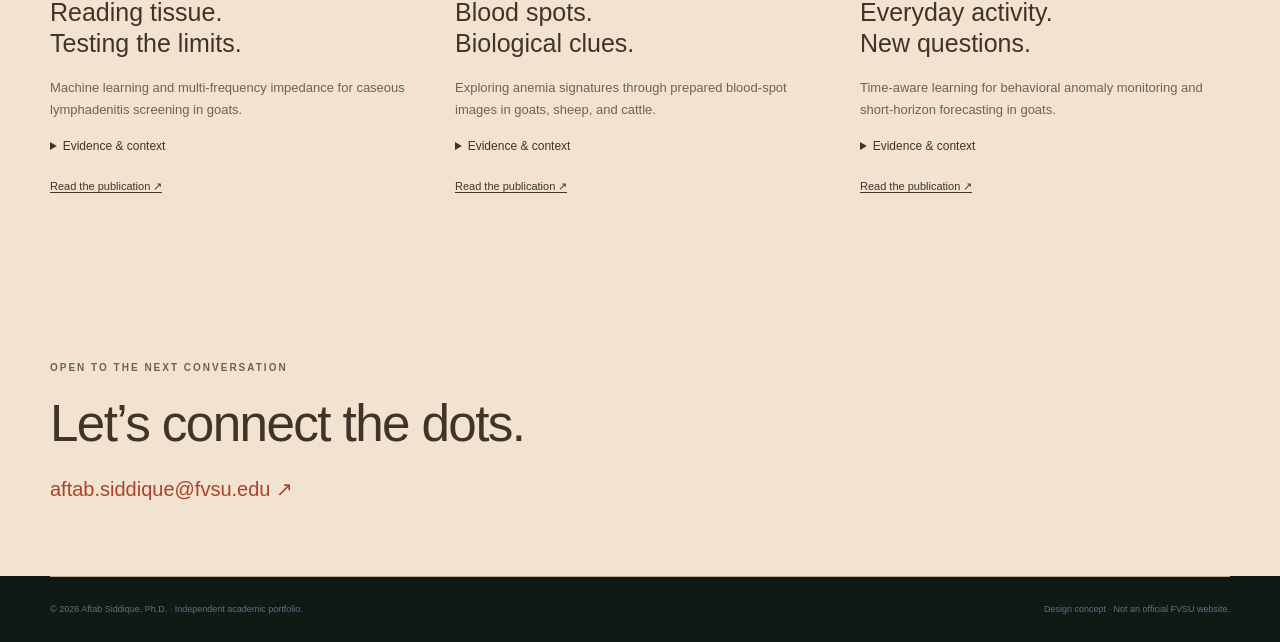
<file: 02_Creative_Personality.html>
<!doctype html><html lang="en"><head><meta charset="utf-8"><meta name="viewport" content="width=device-width,initial-scale=1"><title>Creative Personality | Aftab Siddique</title><style>*{box-sizing:border-box}html{scroll-behavior:smooth}body{margin:0;font:15px/1.7 Arial,sans-serif;color:#172d40;background:#f7f8fa}a{color:inherit;text-decoration:none}a:hover{text-decoration:underline;text-underline-offset:5px}button{font:inherit;cursor:pointer}a:focus-visible,button:focus-visible,summary:focus-visible{outline:3px solid #1479c1;outline-offset:5px}h1,h2,h3,p,figure{margin:0}h1,h2,h3{line-height:1.08}h1{font-size:clamp(48px,6vw,85px);letter-spacing:-3px;font-weight:500}h2{font-size:clamp(34px,4vw,54px);letter-spacing:-1.6px;font-weight:500}h3{font-size:25px;font-weight:500}p{color:#607081}.wrap{width:calc(100% - 100px);max-width:1200px;margin:auto}header{padding:27px 0;border-bottom:1px solid #d4dce4;display:flex;align-items:center;justify-content:space-between;gap:30px}.brand{font-size:20px;font-weight:bold;letter-spacing:-.7px}.brand small{font-size:9px;font-weight:normal;display:block;letter-spacing:1.5px;margin-top:3px}nav{display:flex;gap:28px;font-size:11px}.eyebrow{font-size:10px;font-weight:bold;letter-spacing:2px;text-transform:uppercase}.actions{display:flex;gap:22px;align-items:center;margin-top:30px;font-size:12px}.button{display:inline-block;padding:13px 22px;background:#173b5d;color:white}.textlink{border-bottom:1px solid;padding-bottom:5px}.hero{padding:70px 0}.hero-grid{display:grid;grid-template-columns:1.25fr .8fr;gap:90px;align-items:center}.hero h1{margin:25px 0}.intro{font-size:18px;max-width:570px;line-height:1.8}.portrait img{width:100%;height:430px;object-fit:cover}.portrait figcaption{font-size:10px;margin-top:15px;color:#607081}.chapter{padding:70px 0;border-top:1px solid #d4dce4}.chapter-head{display:flex;justify-content:space-between;align-items:end;gap:60px;margin:20px 0 35px}.chapter-head p{max-width:380px;font-size:13px}.proof{display:grid;grid-template-columns:repeat(3,1fr);gap:35px}.proof article{border-top:2px solid #173b5d;padding:22px 0}.proof small{font-size:9px;letter-spacing:1px}.proof h3{margin:18px 0;font-size:25px;line-height:1.25}.proof p{font-size:13px}.proof details{margin:15px 0;font-size:12px}.proof summary{cursor:pointer}.proof a{font-size:11px;border-bottom:1px solid}.strip{display:grid;grid-template-columns:repeat(3,1fr);border-top:1px solid #d4dce4;border-bottom:1px solid #d4dce4;padding:25px 0;gap:20px}.strip span{font-size:10px;color:#607081;display:block}.strip b{font-size:15px;font-weight:500}.contact{padding:70px 0}.contact h2{margin:20px 0}.contact a{font-size:20px}.foot{border-top:1px solid #d4dce4;padding:25px 0;font-size:9px;color:#607081;display:flex;justify-content:space-between;gap:25px}.comparison{position:fixed;bottom:16px;right:18px;background:#fff;color:#173b5d;box-shadow:0 4px 25px #0002;border:1px solid #ddd;padding:8px 13px;font-size:10px;z-index:9}.skip{position:absolute;top:-100px}.skip:focus{top:0;background:white;padding:10px;z-index:20}.creative{background:#f1e3cf;color:#423329;padding:75px 0}.creative .eyebrow{color:#a8442c}.creative p{color:#795e4e}.creative h2{font-family:Georgia,serif;font-style:italic}.creative-grid{display:grid;grid-template-columns:1fr 1fr;gap:80px;align-items:center}.collage{position:relative;min-height:460px}.note{position:absolute;padding:24px;box-shadow:0 10px 25px #61462a15;max-width:300px}.note p{font-size:13px}.note b{font:26px/1.2 Georgia,serif;display:block;margin:15px 0}.note small{font-size:9px;letter-spacing:1.5px}.note.one{background:#fdf9e9;top:15px;left:0;transform:rotate(-7deg);width:290px}.note.two{background:#bfcebd;right:0;top:155px;transform:rotate(8deg);width:270px}.note.three{background:#db8c6a;bottom:0;left:20px;transform:rotate(-3deg);width:250px}.note.three p{color:#56392c}.creative-copy>p{margin:25px 0;max-width:430px;font-size:16px}.discipline{display:flex;flex-wrap:wrap;gap:12px;margin-top:30px}.discipline span{border:1px solid #bba28b;padding:7px 13px;font-size:11px;border-radius:30px}.innovation{background:#111917;color:#eaf3ea;padding:80px 0}.innovation p{color:#a1b0a4}.innovation .eyebrow{color:#c7f576}.innovation h2{font-size:clamp(40px,5vw,70px);font-weight:700;letter-spacing:-2px;margin:22px 0}.innovation h2 em{color:#c7f576;font-style:normal}.roadmap{display:grid;grid-template-columns:repeat(3,1fr);gap:35px;margin-top:50px}.roadmap article{border-top:1px solid #52604f;padding-top:20px}.roadmap small{font-size:10px;color:#c7f576}.roadmap h3{font-size:25px;margin:18px 0}.roadmap p{font-size:13px}.innovation .button{background:#c7f576;color:#111917}.innovation .intent{font-size:10px;color:#a1b0a4;margin-top:25px;max-width:700px}.scientist h1{font-family:Georgia,serif}.scientist .eyebrow{color:#315c7e}.scientist .portrait{border-left:4px solid #193b5c;padding-left:20px}.scientist .hero{padding-bottom:55px}.creative-only{background:#f1e3cf;color:#423329}.creative-only header,.creative-only .foot{border-color:#bdab95}.creative-only .brand{font-family:Georgia,serif;font-size:27px}.creative-only .hero{padding:55px 0 15px}.creative-only h1{font-family:Georgia,serif;font-style:italic;font-size:clamp(55px,7vw,95px);color:#a8442e}.creative-only p{color:#795e4e}.creative-only .creative-grid{gap:70px}.creative-only .portrait-small{width:95px;height:95px;object-fit:cover;border-radius:50%;margin-bottom:22px}.creative-only .button{background:#a8442e}.creative-only .proof article{border-color:#a8442e}.creative-only .chapter{border-color:#bdab95}.creative-only .contact a{color:#a8442e}.innovator-only{background:#111917;color:#eaf3ea}.innovator-only p{color:#a1b0a4}.innovator-only header,.innovator-only .chapter,.innovator-only .foot{border-color:#52604f}.innovator-only .brand{font-size:23px;color:#c7f576}.innovator-only .hero h1{font-weight:800;font-size:clamp(65px,8vw,110px);letter-spacing:-5px}.innovator-only .hero h1 em{font-style:normal;color:#c7f576}.innovator-only .eyebrow{color:#c7f576}.innovator-only .button{background:#c7f576;color:#111917}.signal-object{height:450px;position:relative;display:grid;place-items:center}.signal-object .orb{width:280px;height:280px;border:1px solid #c7f576;border-radius:50%;box-shadow:0 0 0 35px #c7f57611,0 0 0 70px #c7f57608;transform:rotate(-30deg)}.signal-object .orb:before,.signal-object .orb:after{content:'';position:absolute;inset:30px 85px;border:1px solid #c7f576;border-radius:50%}.signal-object .orb:after{inset:85px 30px}.signal-object b{position:absolute;font-size:65px;letter-spacing:-6px;color:#c7f576}.signal-object small{position:absolute;bottom:5px;font-size:9px;letter-spacing:2px;color:#a1b0a4}.innovator-only .proof article{border-color:#c7f576}.innovator-only .proof small{color:#c7f576}.innovator-only .contact a{color:#c7f576}.innovator-only .foot{color:#a1b0a4}.combined .hero h1{font:500 clamp(45px,5.4vw,76px)/1.08 Georgia,serif}.combined .hero .eyebrow{color:#315c7e}.combined .transition{padding:20px 0;font-size:10px;display:flex;justify-content:space-between;color:#856347}.combined .innovation .wrap>p{max-width:570px}.combined .contact{background:#111917;color:#eaf3ea;border-top:1px solid #52604f}.combined .contact a{color:#c7f576}.combined .contact p{color:#a1b0a4}.combined .foot{background:#111917;color:#a1b0a4;border-color:#52604f}.combined-footer{background:#111917}.combined .strip{margin-bottom:55px}.concept-note{font-size:10px;color:#607081;margin-top:30px}@media(max-width:900px){.wrap{width:calc(100% - 50px)}.hero-grid,.creative-grid{gap:35px}.portrait img{height:360px}.collage{min-height:490px}.note{max-width:230px!important}.note.two{top:185px}.proof,.roadmap{gap:20px}nav{gap:15px;font-size:10px}}@media(max-width:650px){.wrap{width:calc(100% - 36px)}header{align-items:start;flex-direction:column;padding:20px 0;gap:18px}nav{width:100%;justify-content:space-between}.hero{padding:40px 0}.hero-grid,.creative-grid{grid-template-columns:1fr;gap:35px}h1{font-size:58px;letter-spacing:-2.5px}.intro{font-size:16px}.portrait{max-width:420px}.portrait img{height:360px}.chapter,.creative,.innovation,.contact{padding:50px 0}.chapter-head{display:block}.chapter-head p{margin-top:20px}.proof,.roadmap{grid-template-columns:1fr;gap:30px}.proof article{padding:20px 0 0}.strip{grid-template-columns:1fr;gap:18px}.collage{max-width:400px;min-height:460px}.note.one{left:10px}.note.two{top:150px;right:10px}.note.three{left:20px}.signal-object{height:350px}.signal-object .orb{width:210px;height:210px}.signal-object b{font-size:55px}.innovator-only .hero h1{font-size:70px;letter-spacing:-4px}.creative-only h1{font-size:66px}.foot{flex-direction:column;gap:8px}.combined .hero h1{font-size:51px}.contact a{font-size:17px}.comparison{font-size:9px}.combined .transition{font-size:9px}}@media(prefers-reduced-motion:reduce){html{scroll-behavior:auto}}</style></head><body class="creative-only"><a class="skip" href="#main">Skip to content</a><header class="wrap"><a class="brand" href="#home">Aftab Siddique<span>, Ph.D.</span><small>AI · ANIMAL HEALTH · FOOD SYSTEMS</small></a><nav aria-label="Main navigation"><a href="#work">Research</a><a href="https://scholar.google.com/citations?user=gdg-b8kAAAAJ&hl=en" target="_blank" rel="noopener noreferrer">Publications ↗</a><a href="#contact">Connect</a></nav></header><main id="main"><section class="hero wrap" id="home"><div class="creative-grid"><div><img class="portrait-small" src="[data-uri]" alt="Aftab Siddique"><p class="eyebrow">AFTAB SIDDIQUE / A MIND ACROSS DISCIPLINES</p><h1>Where ideas<br>cross paths.</h1><p class="intro">A biological question. An unexpected measurement. A different way to look at the data.</p><div class="actions"><a class="button" href="#work">Follow the connections ↗</a></div></div><div class="collage" aria-label="Three research ideas arranged as notebook pages"><article class="note one"><small>OBSERVATION / 01</small><b>A signal is a starting point.</b><p>Electrical measurements, images, and behavior offer different views of the same biological world.</p></article><article class="note two"><small>CONNECTION / 02</small><b>Think across the boundary.</b><p>Animal science asks the question. Food science adds perspective. AI helps explore the patterns.</p></article><article class="note three"><small>REFLECTION / 03</small><b>Keep the biology in the room.</b><p>Interpretation matters as much as prediction.</p></article></div></div></section><section class="creative" id="perspective"><div class="wrap creative-grid"><div class="creative-copy"><p class="eyebrow">02 / THE CREATIVE PERSONALITY</p><h2>Curiosity doesn’t<br>stay in one field.</h2><p>My background moves from biotechnology to animal science and food science. That range shapes how I approach sensing, data, and biological problems.</p><p>I’m interested in the unexpected connection: what a photograph, an electrical measurement, or a change in activity might help us understand.</p><div class="discipline"><span>Biotechnology</span><span>Animal science</span><span>Food science</span><span>Artificial intelligence</span></div></div><div class="collage" aria-label="Three research ideas arranged as notebook pages"><article class="note one"><small>OBSERVATION / 01</small><b>A signal is a starting point.</b><p>Electrical measurements, images, and behavior offer different views of the same biological world.</p></article><article class="note two"><small>CONNECTION / 02</small><b>Think across the boundary.</b><p>Animal science asks the question. Food science adds perspective. AI helps explore the patterns.</p></article><article class="note three"><small>REFLECTION / 03</small><b>Keep the biology in the room.</b><p>Interpretation matters as much as prediction.</p></article></div></div></section><section class="chapter wrap" id="work"><p class="eyebrow">IDEAS, PUT TO THE TEST</p><div class="chapter-head"><h2>Curiosity becomes research.</h2><p>Explore the published work behind the questions.</p></div><div class="proof"><article><small>01 / BIOELECTRICAL IMPEDANCE</small><h3>Reading tissue.<br>Testing the limits.</h3><p>Machine learning and multi-frequency impedance for caseous lymphadenitis screening in goats.</p><details><summary>Evidence & context</summary><p>36 goats; 2,673 measurements. Five-fold ROC-AUC: 0.851. Animal-held-out LOSO ROC-AUC: 0.68. Research-stage screening evidence requiring external validation.</p></details><a href="https://doi.org/10.1016/j.atech.2026.102548" target="_blank" rel="noopener noreferrer">Read the publication ↗</a></article><article><small>02 / SMARTPHONE IMAGING</small><h3>Blood spots.<br>Biological clues.</h3><p>Exploring anemia signatures through prepared blood-spot images in goats, sheep, and cattle.</p><details><summary>Evidence & context</summary><p>Image-level performance varies across species. Prospective field validation is needed before diagnostic deployment.</p></details><a href="https://doi.org/10.1038/s41598-026-62774-y" target="_blank" rel="noopener noreferrer">Read the publication ↗</a></article><article><small>03 / BEHAVIORAL ANALYTICS</small><h3>Everyday activity.<br>New questions.</h3><p>Time-aware learning for behavioral anomaly monitoring and short-horizon forecasting in goats.</p><details><summary>Evidence & context</summary><p>30 Boer goats; 85,890 RFID records. Five-minute onset ROC-AUC: 0.869; ten-minute: 0.841. Behavioral forecasting does not establish disease diagnosis.</p></details><a href="https://doi.org/10.3390/agriculture16141499" target="_blank" rel="noopener noreferrer">Read the publication ↗</a></article></div></section><section class="contact" id="contact"><div class="wrap"><p class="eyebrow">OPEN TO THE NEXT CONVERSATION</p><h2>Let’s connect the dots.</h2><a href="mailto:aftab.siddique@fvsu.edu">aftab.siddique@fvsu.edu ↗</a></div></section></main><div class="combined-footer"><footer class="wrap foot"><span>© 2026 Aftab Siddique, Ph.D. · Independent academic portfolio.</span><span>Design concept · Not an official FVSU website.</span></footer></div><a class="comparison" href="00_Compare_Four_Designs.html">← Compare all four</a></body></html>
</file>
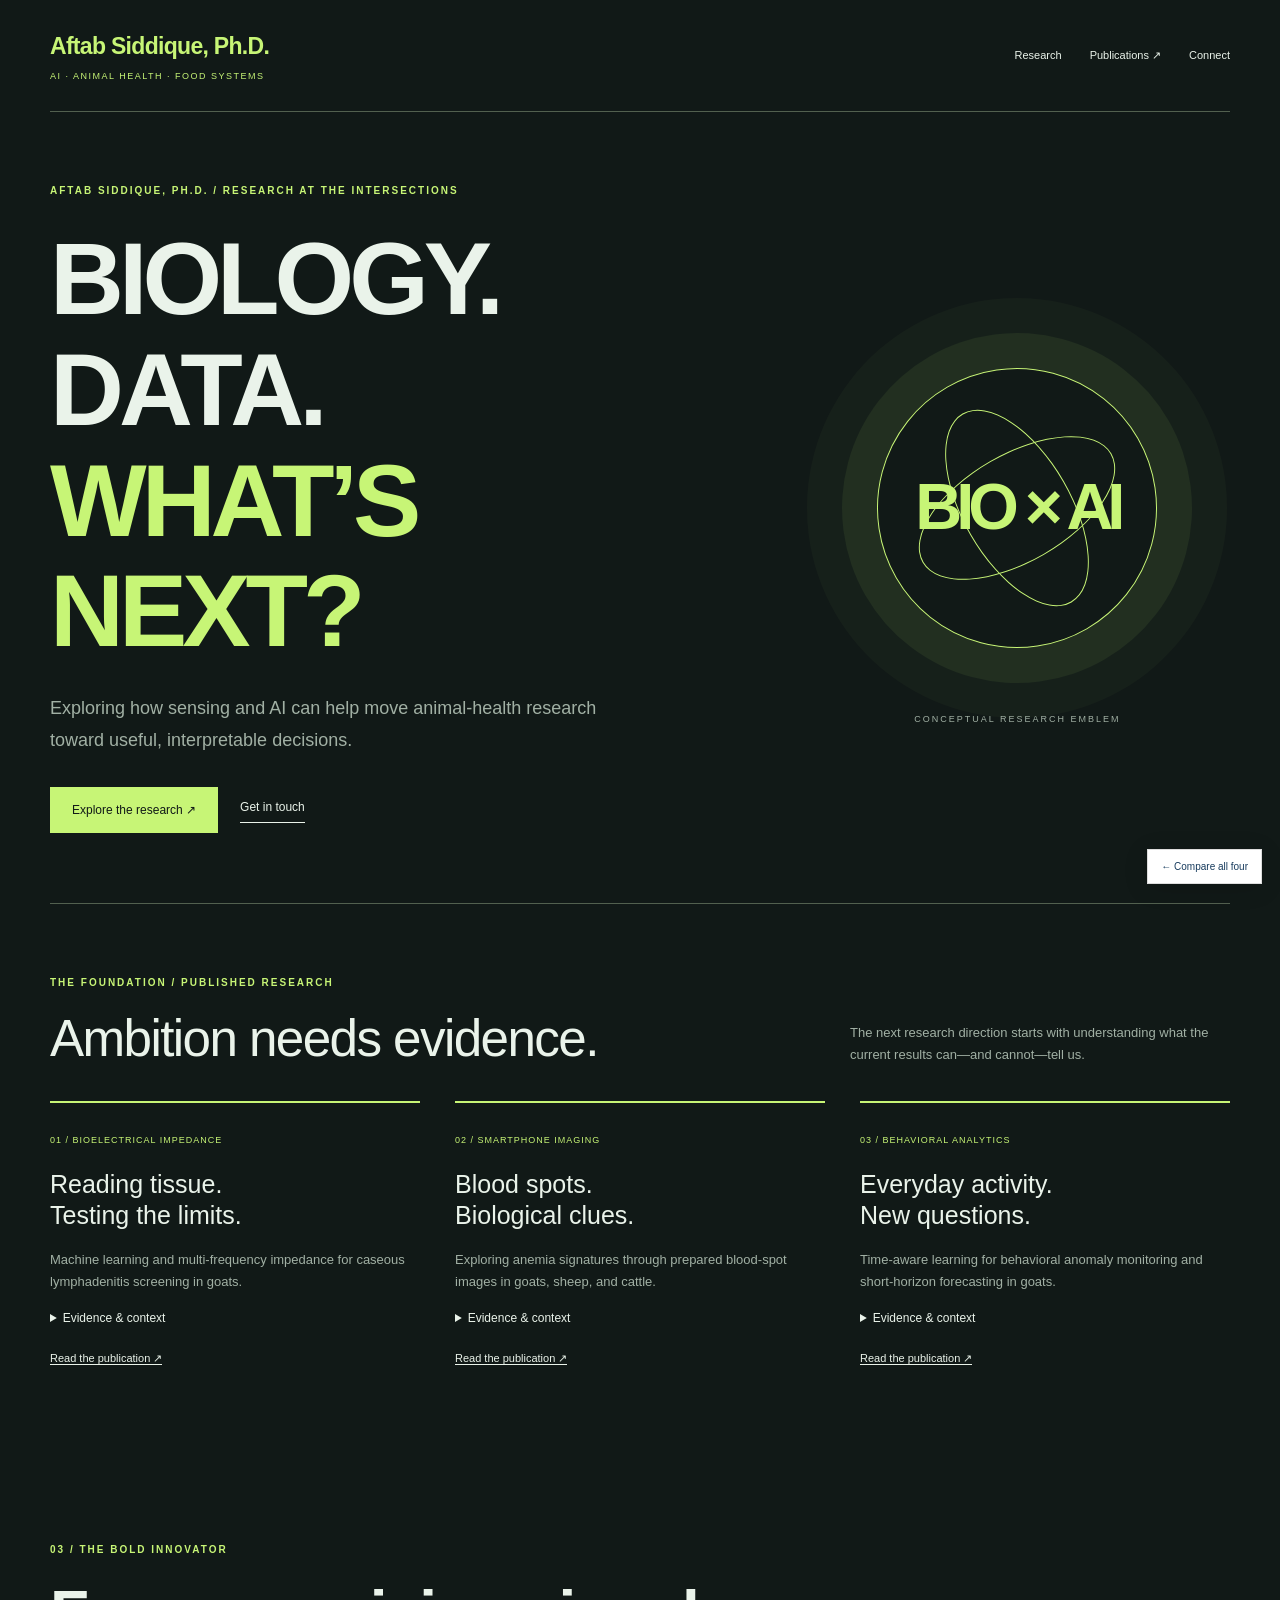
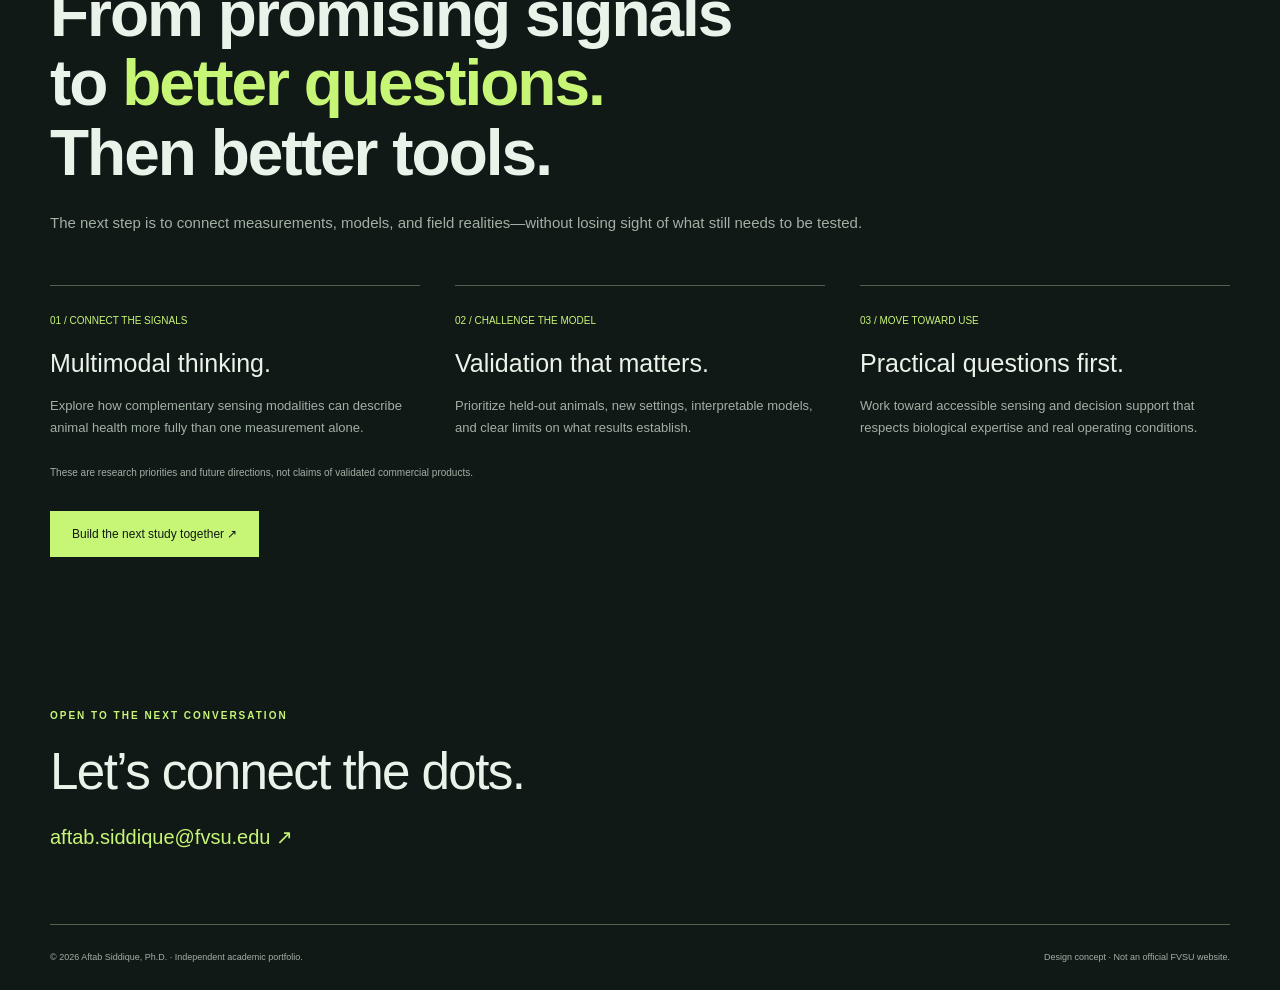
<file: 03_Bold_Innovator.html>
<!doctype html><html lang="en"><head><meta charset="utf-8"><meta name="viewport" content="width=device-width,initial-scale=1"><title>Bold Innovator | Aftab Siddique</title><style>*{box-sizing:border-box}html{scroll-behavior:smooth}body{margin:0;font:15px/1.7 Arial,sans-serif;color:#172d40;background:#f7f8fa}a{color:inherit;text-decoration:none}a:hover{text-decoration:underline;text-underline-offset:5px}button{font:inherit;cursor:pointer}a:focus-visible,button:focus-visible,summary:focus-visible{outline:3px solid #1479c1;outline-offset:5px}h1,h2,h3,p,figure{margin:0}h1,h2,h3{line-height:1.08}h1{font-size:clamp(48px,6vw,85px);letter-spacing:-3px;font-weight:500}h2{font-size:clamp(34px,4vw,54px);letter-spacing:-1.6px;font-weight:500}h3{font-size:25px;font-weight:500}p{color:#607081}.wrap{width:calc(100% - 100px);max-width:1200px;margin:auto}header{padding:27px 0;border-bottom:1px solid #d4dce4;display:flex;align-items:center;justify-content:space-between;gap:30px}.brand{font-size:20px;font-weight:bold;letter-spacing:-.7px}.brand small{font-size:9px;font-weight:normal;display:block;letter-spacing:1.5px;margin-top:3px}nav{display:flex;gap:28px;font-size:11px}.eyebrow{font-size:10px;font-weight:bold;letter-spacing:2px;text-transform:uppercase}.actions{display:flex;gap:22px;align-items:center;margin-top:30px;font-size:12px}.button{display:inline-block;padding:13px 22px;background:#173b5d;color:white}.textlink{border-bottom:1px solid;padding-bottom:5px}.hero{padding:70px 0}.hero-grid{display:grid;grid-template-columns:1.25fr .8fr;gap:90px;align-items:center}.hero h1{margin:25px 0}.intro{font-size:18px;max-width:570px;line-height:1.8}.portrait img{width:100%;height:430px;object-fit:cover}.portrait figcaption{font-size:10px;margin-top:15px;color:#607081}.chapter{padding:70px 0;border-top:1px solid #d4dce4}.chapter-head{display:flex;justify-content:space-between;align-items:end;gap:60px;margin:20px 0 35px}.chapter-head p{max-width:380px;font-size:13px}.proof{display:grid;grid-template-columns:repeat(3,1fr);gap:35px}.proof article{border-top:2px solid #173b5d;padding:22px 0}.proof small{font-size:9px;letter-spacing:1px}.proof h3{margin:18px 0;font-size:25px;line-height:1.25}.proof p{font-size:13px}.proof details{margin:15px 0;font-size:12px}.proof summary{cursor:pointer}.proof a{font-size:11px;border-bottom:1px solid}.strip{display:grid;grid-template-columns:repeat(3,1fr);border-top:1px solid #d4dce4;border-bottom:1px solid #d4dce4;padding:25px 0;gap:20px}.strip span{font-size:10px;color:#607081;display:block}.strip b{font-size:15px;font-weight:500}.contact{padding:70px 0}.contact h2{margin:20px 0}.contact a{font-size:20px}.foot{border-top:1px solid #d4dce4;padding:25px 0;font-size:9px;color:#607081;display:flex;justify-content:space-between;gap:25px}.comparison{position:fixed;bottom:16px;right:18px;background:#fff;color:#173b5d;box-shadow:0 4px 25px #0002;border:1px solid #ddd;padding:8px 13px;font-size:10px;z-index:9}.skip{position:absolute;top:-100px}.skip:focus{top:0;background:white;padding:10px;z-index:20}.creative{background:#f1e3cf;color:#423329;padding:75px 0}.creative .eyebrow{color:#a8442c}.creative p{color:#795e4e}.creative h2{font-family:Georgia,serif;font-style:italic}.creative-grid{display:grid;grid-template-columns:1fr 1fr;gap:80px;align-items:center}.collage{position:relative;min-height:460px}.note{position:absolute;padding:24px;box-shadow:0 10px 25px #61462a15;max-width:300px}.note p{font-size:13px}.note b{font:26px/1.2 Georgia,serif;display:block;margin:15px 0}.note small{font-size:9px;letter-spacing:1.5px}.note.one{background:#fdf9e9;top:15px;left:0;transform:rotate(-7deg);width:290px}.note.two{background:#bfcebd;right:0;top:155px;transform:rotate(8deg);width:270px}.note.three{background:#db8c6a;bottom:0;left:20px;transform:rotate(-3deg);width:250px}.note.three p{color:#56392c}.creative-copy>p{margin:25px 0;max-width:430px;font-size:16px}.discipline{display:flex;flex-wrap:wrap;gap:12px;margin-top:30px}.discipline span{border:1px solid #bba28b;padding:7px 13px;font-size:11px;border-radius:30px}.innovation{background:#111917;color:#eaf3ea;padding:80px 0}.innovation p{color:#a1b0a4}.innovation .eyebrow{color:#c7f576}.innovation h2{font-size:clamp(40px,5vw,70px);font-weight:700;letter-spacing:-2px;margin:22px 0}.innovation h2 em{color:#c7f576;font-style:normal}.roadmap{display:grid;grid-template-columns:repeat(3,1fr);gap:35px;margin-top:50px}.roadmap article{border-top:1px solid #52604f;padding-top:20px}.roadmap small{font-size:10px;color:#c7f576}.roadmap h3{font-size:25px;margin:18px 0}.roadmap p{font-size:13px}.innovation .button{background:#c7f576;color:#111917}.innovation .intent{font-size:10px;color:#a1b0a4;margin-top:25px;max-width:700px}.scientist h1{font-family:Georgia,serif}.scientist .eyebrow{color:#315c7e}.scientist .portrait{border-left:4px solid #193b5c;padding-left:20px}.scientist .hero{padding-bottom:55px}.creative-only{background:#f1e3cf;color:#423329}.creative-only header,.creative-only .foot{border-color:#bdab95}.creative-only .brand{font-family:Georgia,serif;font-size:27px}.creative-only .hero{padding:55px 0 15px}.creative-only h1{font-family:Georgia,serif;font-style:italic;font-size:clamp(55px,7vw,95px);color:#a8442e}.creative-only p{color:#795e4e}.creative-only .creative-grid{gap:70px}.creative-only .portrait-small{width:95px;height:95px;object-fit:cover;border-radius:50%;margin-bottom:22px}.creative-only .button{background:#a8442e}.creative-only .proof article{border-color:#a8442e}.creative-only .chapter{border-color:#bdab95}.creative-only .contact a{color:#a8442e}.innovator-only{background:#111917;color:#eaf3ea}.innovator-only p{color:#a1b0a4}.innovator-only header,.innovator-only .chapter,.innovator-only .foot{border-color:#52604f}.innovator-only .brand{font-size:23px;color:#c7f576}.innovator-only .hero h1{font-weight:800;font-size:clamp(65px,8vw,110px);letter-spacing:-5px}.innovator-only .hero h1 em{font-style:normal;color:#c7f576}.innovator-only .eyebrow{color:#c7f576}.innovator-only .button{background:#c7f576;color:#111917}.signal-object{height:450px;position:relative;display:grid;place-items:center}.signal-object .orb{width:280px;height:280px;border:1px solid #c7f576;border-radius:50%;box-shadow:0 0 0 35px #c7f57611,0 0 0 70px #c7f57608;transform:rotate(-30deg)}.signal-object .orb:before,.signal-object .orb:after{content:'';position:absolute;inset:30px 85px;border:1px solid #c7f576;border-radius:50%}.signal-object .orb:after{inset:85px 30px}.signal-object b{position:absolute;font-size:65px;letter-spacing:-6px;color:#c7f576}.signal-object small{position:absolute;bottom:5px;font-size:9px;letter-spacing:2px;color:#a1b0a4}.innovator-only .proof article{border-color:#c7f576}.innovator-only .proof small{color:#c7f576}.innovator-only .contact a{color:#c7f576}.innovator-only .foot{color:#a1b0a4}.combined .hero h1{font:500 clamp(45px,5.4vw,76px)/1.08 Georgia,serif}.combined .hero .eyebrow{color:#315c7e}.combined .transition{padding:20px 0;font-size:10px;display:flex;justify-content:space-between;color:#856347}.combined .innovation .wrap>p{max-width:570px}.combined .contact{background:#111917;color:#eaf3ea;border-top:1px solid #52604f}.combined .contact a{color:#c7f576}.combined .contact p{color:#a1b0a4}.combined .foot{background:#111917;color:#a1b0a4;border-color:#52604f}.combined-footer{background:#111917}.combined .strip{margin-bottom:55px}.concept-note{font-size:10px;color:#607081;margin-top:30px}@media(max-width:900px){.wrap{width:calc(100% - 50px)}.hero-grid,.creative-grid{gap:35px}.portrait img{height:360px}.collage{min-height:490px}.note{max-width:230px!important}.note.two{top:185px}.proof,.roadmap{gap:20px}nav{gap:15px;font-size:10px}}@media(max-width:650px){.wrap{width:calc(100% - 36px)}header{align-items:start;flex-direction:column;padding:20px 0;gap:18px}nav{width:100%;justify-content:space-between}.hero{padding:40px 0}.hero-grid,.creative-grid{grid-template-columns:1fr;gap:35px}h1{font-size:58px;letter-spacing:-2.5px}.intro{font-size:16px}.portrait{max-width:420px}.portrait img{height:360px}.chapter,.creative,.innovation,.contact{padding:50px 0}.chapter-head{display:block}.chapter-head p{margin-top:20px}.proof,.roadmap{grid-template-columns:1fr;gap:30px}.proof article{padding:20px 0 0}.strip{grid-template-columns:1fr;gap:18px}.collage{max-width:400px;min-height:460px}.note.one{left:10px}.note.two{top:150px;right:10px}.note.three{left:20px}.signal-object{height:350px}.signal-object .orb{width:210px;height:210px}.signal-object b{font-size:55px}.innovator-only .hero h1{font-size:70px;letter-spacing:-4px}.creative-only h1{font-size:66px}.foot{flex-direction:column;gap:8px}.combined .hero h1{font-size:51px}.contact a{font-size:17px}.comparison{font-size:9px}.combined .transition{font-size:9px}}@media(prefers-reduced-motion:reduce){html{scroll-behavior:auto}}</style></head><body class="innovator-only"><a class="skip" href="#main">Skip to content</a><header class="wrap"><a class="brand" href="#home">Aftab Siddique<span>, Ph.D.</span><small>AI · ANIMAL HEALTH · FOOD SYSTEMS</small></a><nav aria-label="Main navigation"><a href="#work">Research</a><a href="https://scholar.google.com/citations?user=gdg-b8kAAAAJ&hl=en" target="_blank" rel="noopener noreferrer">Publications ↗</a><a href="#contact">Connect</a></nav></header><main id="main"><section class="hero wrap" id="home"><div class="hero-grid"><div><p class="eyebrow">AFTAB SIDDIQUE, Ph.D. / RESEARCH AT THE INTERSECTIONS</p><h1>BIOLOGY.<br>DATA.<br><em>WHAT’S NEXT?</em></h1><p class="intro">Exploring how sensing and AI can help move animal-health research toward useful, interpretable decisions.</p><div class="actions"><a class="button" href="#work">Explore the research ↗</a><a class="textlink" href="#contact">Get in touch</a></div></div><div class="signal-object" aria-hidden="true"><div class="orb"></div><b>BIO × AI</b><small>CONCEPTUAL RESEARCH EMBLEM</small></div></div></section><section class="chapter wrap" id="work"><p class="eyebrow">THE FOUNDATION / PUBLISHED RESEARCH</p><div class="chapter-head"><h2>Ambition needs evidence.</h2><p>The next research direction starts with understanding what the current results can—and cannot—tell us.</p></div><div class="proof"><article><small>01 / BIOELECTRICAL IMPEDANCE</small><h3>Reading tissue.<br>Testing the limits.</h3><p>Machine learning and multi-frequency impedance for caseous lymphadenitis screening in goats.</p><details><summary>Evidence & context</summary><p>36 goats; 2,673 measurements. Five-fold ROC-AUC: 0.851. Animal-held-out LOSO ROC-AUC: 0.68. Research-stage screening evidence requiring external validation.</p></details><a href="https://doi.org/10.1016/j.atech.2026.102548" target="_blank" rel="noopener noreferrer">Read the publication ↗</a></article><article><small>02 / SMARTPHONE IMAGING</small><h3>Blood spots.<br>Biological clues.</h3><p>Exploring anemia signatures through prepared blood-spot images in goats, sheep, and cattle.</p><details><summary>Evidence & context</summary><p>Image-level performance varies across species. Prospective field validation is needed before diagnostic deployment.</p></details><a href="https://doi.org/10.1038/s41598-026-62774-y" target="_blank" rel="noopener noreferrer">Read the publication ↗</a></article><article><small>03 / BEHAVIORAL ANALYTICS</small><h3>Everyday activity.<br>New questions.</h3><p>Time-aware learning for behavioral anomaly monitoring and short-horizon forecasting in goats.</p><details><summary>Evidence & context</summary><p>30 Boer goats; 85,890 RFID records. Five-minute onset ROC-AUC: 0.869; ten-minute: 0.841. Behavioral forecasting does not establish disease diagnosis.</p></details><a href="https://doi.org/10.3390/agriculture16141499" target="_blank" rel="noopener noreferrer">Read the publication ↗</a></article></div></section><section class="innovation" id="next"><div class="wrap"><p class="eyebrow">03 / THE BOLD INNOVATOR</p><h2>From promising signals<br>to <em>better questions.</em><br>Then better tools.</h2><p>The next step is to connect measurements, models, and field realities—without losing sight of what still needs to be tested.</p><div class="roadmap"><article><small>01 / CONNECT THE SIGNALS</small><h3>Multimodal thinking.</h3><p>Explore how complementary sensing modalities can describe animal health more fully than one measurement alone.</p></article><article><small>02 / CHALLENGE THE MODEL</small><h3>Validation that matters.</h3><p>Prioritize held-out animals, new settings, interpretable models, and clear limits on what results establish.</p></article><article><small>03 / MOVE TOWARD USE</small><h3>Practical questions first.</h3><p>Work toward accessible sensing and decision support that respects biological expertise and real operating conditions.</p></article></div><p class="intent">These are research priorities and future directions, not claims of validated commercial products.</p><div class="actions"><a class="button" href="mailto:aftab.siddique@fvsu.edu">Build the next study together ↗</a></div></div></section><section class="contact" id="contact"><div class="wrap"><p class="eyebrow">OPEN TO THE NEXT CONVERSATION</p><h2>Let’s connect the dots.</h2><a href="mailto:aftab.siddique@fvsu.edu">aftab.siddique@fvsu.edu ↗</a></div></section></main><div class="combined-footer"><footer class="wrap foot"><span>© 2026 Aftab Siddique, Ph.D. · Independent academic portfolio.</span><span>Design concept · Not an official FVSU website.</span></footer></div><a class="comparison" href="00_Compare_Four_Designs.html">← Compare all four</a></body></html>
</file>
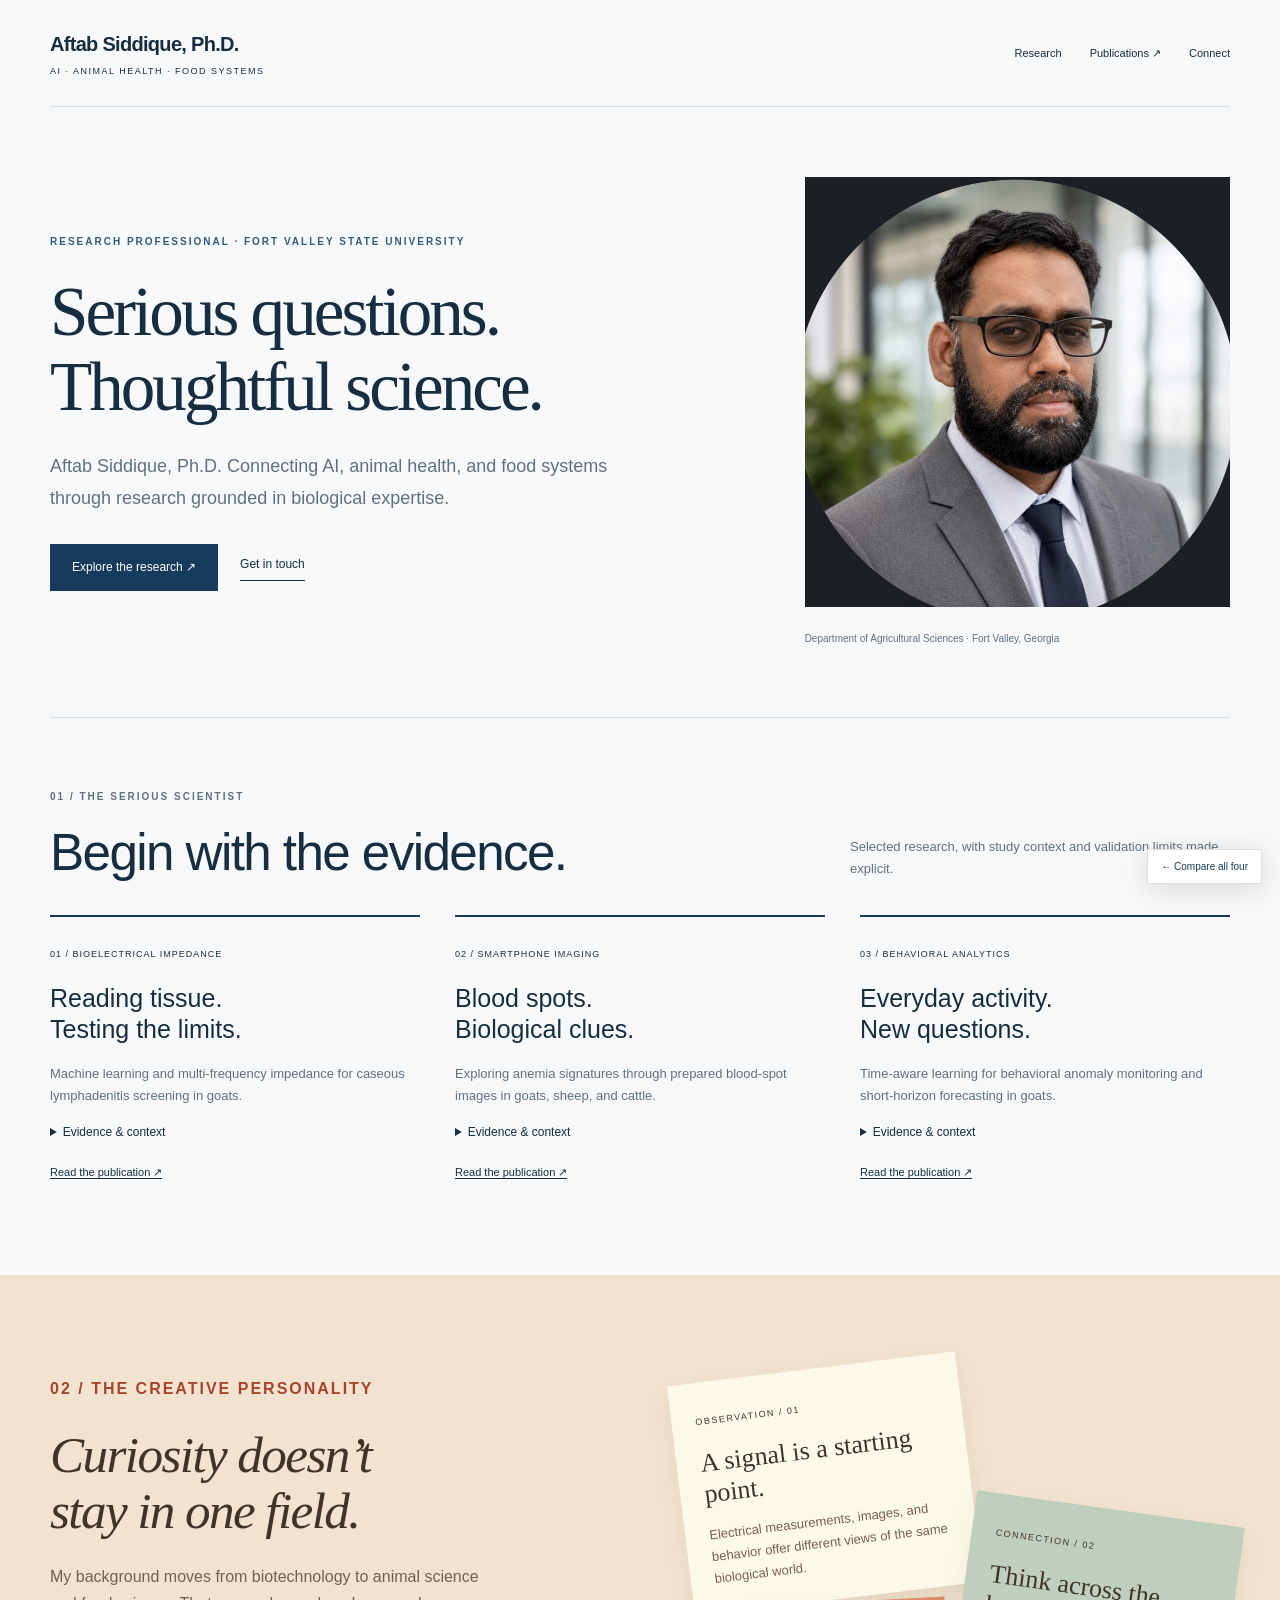
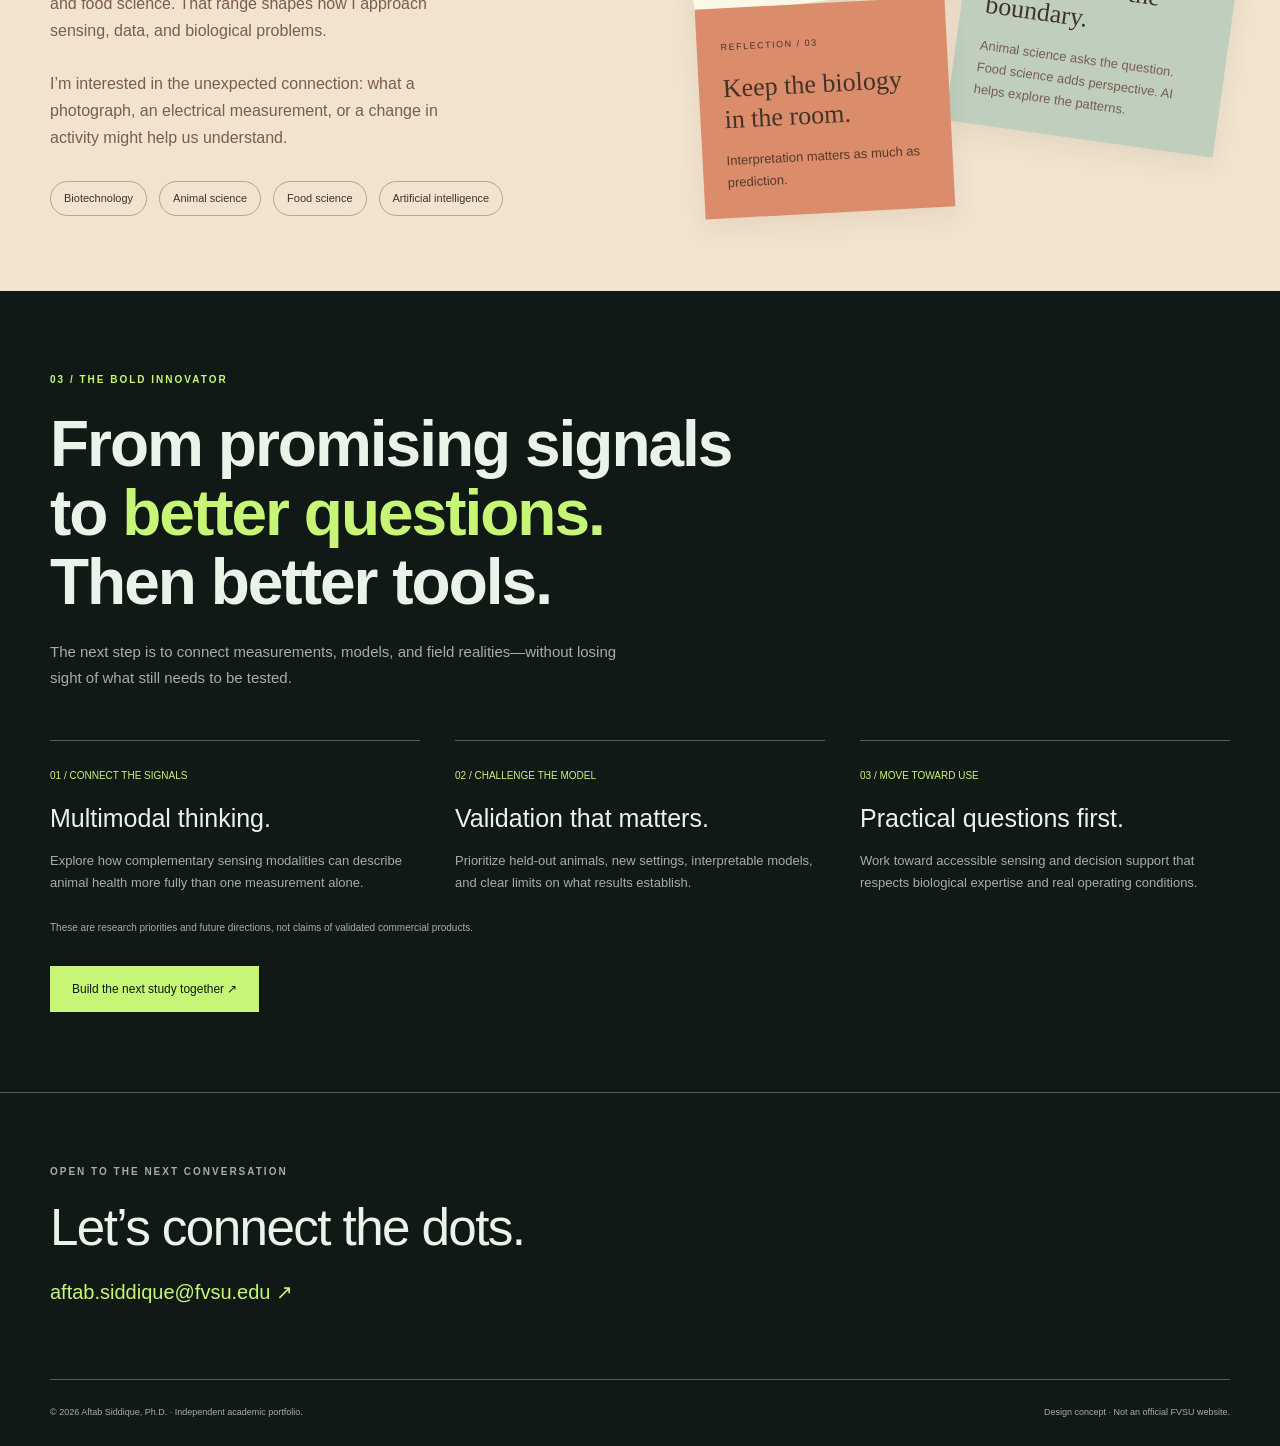
<file: 04_All_Three_Combined.html>
<!doctype html><html lang="en"><head><meta charset="utf-8"><meta name="viewport" content="width=device-width,initial-scale=1"><title>All Three Combined | Aftab Siddique</title><style>*{box-sizing:border-box}html{scroll-behavior:smooth}body{margin:0;font:15px/1.7 Arial,sans-serif;color:#172d40;background:#f7f8fa}a{color:inherit;text-decoration:none}a:hover{text-decoration:underline;text-underline-offset:5px}button{font:inherit;cursor:pointer}a:focus-visible,button:focus-visible,summary:focus-visible{outline:3px solid #1479c1;outline-offset:5px}h1,h2,h3,p,figure{margin:0}h1,h2,h3{line-height:1.08}h1{font-size:clamp(48px,6vw,85px);letter-spacing:-3px;font-weight:500}h2{font-size:clamp(34px,4vw,54px);letter-spacing:-1.6px;font-weight:500}h3{font-size:25px;font-weight:500}p{color:#607081}.wrap{width:calc(100% - 100px);max-width:1200px;margin:auto}header{padding:27px 0;border-bottom:1px solid #d4dce4;display:flex;align-items:center;justify-content:space-between;gap:30px}.brand{font-size:20px;font-weight:bold;letter-spacing:-.7px}.brand small{font-size:9px;font-weight:normal;display:block;letter-spacing:1.5px;margin-top:3px}nav{display:flex;gap:28px;font-size:11px}.eyebrow{font-size:10px;font-weight:bold;letter-spacing:2px;text-transform:uppercase}.actions{display:flex;gap:22px;align-items:center;margin-top:30px;font-size:12px}.button{display:inline-block;padding:13px 22px;background:#173b5d;color:white}.textlink{border-bottom:1px solid;padding-bottom:5px}.hero{padding:70px 0}.hero-grid{display:grid;grid-template-columns:1.25fr .8fr;gap:90px;align-items:center}.hero h1{margin:25px 0}.intro{font-size:18px;max-width:570px;line-height:1.8}.portrait img{width:100%;height:430px;object-fit:cover}.portrait figcaption{font-size:10px;margin-top:15px;color:#607081}.chapter{padding:70px 0;border-top:1px solid #d4dce4}.chapter-head{display:flex;justify-content:space-between;align-items:end;gap:60px;margin:20px 0 35px}.chapter-head p{max-width:380px;font-size:13px}.proof{display:grid;grid-template-columns:repeat(3,1fr);gap:35px}.proof article{border-top:2px solid #173b5d;padding:22px 0}.proof small{font-size:9px;letter-spacing:1px}.proof h3{margin:18px 0;font-size:25px;line-height:1.25}.proof p{font-size:13px}.proof details{margin:15px 0;font-size:12px}.proof summary{cursor:pointer}.proof a{font-size:11px;border-bottom:1px solid}.strip{display:grid;grid-template-columns:repeat(3,1fr);border-top:1px solid #d4dce4;border-bottom:1px solid #d4dce4;padding:25px 0;gap:20px}.strip span{font-size:10px;color:#607081;display:block}.strip b{font-size:15px;font-weight:500}.contact{padding:70px 0}.contact h2{margin:20px 0}.contact a{font-size:20px}.foot{border-top:1px solid #d4dce4;padding:25px 0;font-size:9px;color:#607081;display:flex;justify-content:space-between;gap:25px}.comparison{position:fixed;bottom:16px;right:18px;background:#fff;color:#173b5d;box-shadow:0 4px 25px #0002;border:1px solid #ddd;padding:8px 13px;font-size:10px;z-index:9}.skip{position:absolute;top:-100px}.skip:focus{top:0;background:white;padding:10px;z-index:20}.creative{background:#f1e3cf;color:#423329;padding:75px 0}.creative .eyebrow{color:#a8442c}.creative p{color:#795e4e}.creative h2{font-family:Georgia,serif;font-style:italic}.creative-grid{display:grid;grid-template-columns:1fr 1fr;gap:80px;align-items:center}.collage{position:relative;min-height:460px}.note{position:absolute;padding:24px;box-shadow:0 10px 25px #61462a15;max-width:300px}.note p{font-size:13px}.note b{font:26px/1.2 Georgia,serif;display:block;margin:15px 0}.note small{font-size:9px;letter-spacing:1.5px}.note.one{background:#fdf9e9;top:15px;left:0;transform:rotate(-7deg);width:290px}.note.two{background:#bfcebd;right:0;top:155px;transform:rotate(8deg);width:270px}.note.three{background:#db8c6a;bottom:0;left:20px;transform:rotate(-3deg);width:250px}.note.three p{color:#56392c}.creative-copy>p{margin:25px 0;max-width:430px;font-size:16px}.discipline{display:flex;flex-wrap:wrap;gap:12px;margin-top:30px}.discipline span{border:1px solid #bba28b;padding:7px 13px;font-size:11px;border-radius:30px}.innovation{background:#111917;color:#eaf3ea;padding:80px 0}.innovation p{color:#a1b0a4}.innovation .eyebrow{color:#c7f576}.innovation h2{font-size:clamp(40px,5vw,70px);font-weight:700;letter-spacing:-2px;margin:22px 0}.innovation h2 em{color:#c7f576;font-style:normal}.roadmap{display:grid;grid-template-columns:repeat(3,1fr);gap:35px;margin-top:50px}.roadmap article{border-top:1px solid #52604f;padding-top:20px}.roadmap small{font-size:10px;color:#c7f576}.roadmap h3{font-size:25px;margin:18px 0}.roadmap p{font-size:13px}.innovation .button{background:#c7f576;color:#111917}.innovation .intent{font-size:10px;color:#a1b0a4;margin-top:25px;max-width:700px}.scientist h1{font-family:Georgia,serif}.scientist .eyebrow{color:#315c7e}.scientist .portrait{border-left:4px solid #193b5c;padding-left:20px}.scientist .hero{padding-bottom:55px}.creative-only{background:#f1e3cf;color:#423329}.creative-only header,.creative-only .foot{border-color:#bdab95}.creative-only .brand{font-family:Georgia,serif;font-size:27px}.creative-only .hero{padding:55px 0 15px}.creative-only h1{font-family:Georgia,serif;font-style:italic;font-size:clamp(55px,7vw,95px);color:#a8442e}.creative-only p{color:#795e4e}.creative-only .creative-grid{gap:70px}.creative-only .portrait-small{width:95px;height:95px;object-fit:cover;border-radius:50%;margin-bottom:22px}.creative-only .button{background:#a8442e}.creative-only .proof article{border-color:#a8442e}.creative-only .chapter{border-color:#bdab95}.creative-only .contact a{color:#a8442e}.innovator-only{background:#111917;color:#eaf3ea}.innovator-only p{color:#a1b0a4}.innovator-only header,.innovator-only .chapter,.innovator-only .foot{border-color:#52604f}.innovator-only .brand{font-size:23px;color:#c7f576}.innovator-only .hero h1{font-weight:800;font-size:clamp(65px,8vw,110px);letter-spacing:-5px}.innovator-only .hero h1 em{font-style:normal;color:#c7f576}.innovator-only .eyebrow{color:#c7f576}.innovator-only .button{background:#c7f576;color:#111917}.signal-object{height:450px;position:relative;display:grid;place-items:center}.signal-object .orb{width:280px;height:280px;border:1px solid #c7f576;border-radius:50%;box-shadow:0 0 0 35px #c7f57611,0 0 0 70px #c7f57608;transform:rotate(-30deg)}.signal-object .orb:before,.signal-object .orb:after{content:'';position:absolute;inset:30px 85px;border:1px solid #c7f576;border-radius:50%}.signal-object .orb:after{inset:85px 30px}.signal-object b{position:absolute;font-size:65px;letter-spacing:-6px;color:#c7f576}.signal-object small{position:absolute;bottom:5px;font-size:9px;letter-spacing:2px;color:#a1b0a4}.innovator-only .proof article{border-color:#c7f576}.innovator-only .proof small{color:#c7f576}.innovator-only .contact a{color:#c7f576}.innovator-only .foot{color:#a1b0a4}.combined .hero h1{font:500 clamp(45px,5.4vw,76px)/1.08 Georgia,serif}.combined .hero .eyebrow{color:#315c7e}.combined .transition{padding:20px 0;font-size:10px;display:flex;justify-content:space-between;color:#856347}.combined .innovation .wrap>p{max-width:570px}.combined .contact{background:#111917;color:#eaf3ea;border-top:1px solid #52604f}.combined .contact a{color:#c7f576}.combined .contact p{color:#a1b0a4}.combined .foot{background:#111917;color:#a1b0a4;border-color:#52604f}.combined-footer{background:#111917}.combined .strip{margin-bottom:55px}.concept-note{font-size:10px;color:#607081;margin-top:30px}@media(max-width:900px){.wrap{width:calc(100% - 50px)}.hero-grid,.creative-grid{gap:35px}.portrait img{height:360px}.collage{min-height:490px}.note{max-width:230px!important}.note.two{top:185px}.proof,.roadmap{gap:20px}nav{gap:15px;font-size:10px}}@media(max-width:650px){.wrap{width:calc(100% - 36px)}header{align-items:start;flex-direction:column;padding:20px 0;gap:18px}nav{width:100%;justify-content:space-between}.hero{padding:40px 0}.hero-grid,.creative-grid{grid-template-columns:1fr;gap:35px}h1{font-size:58px;letter-spacing:-2.5px}.intro{font-size:16px}.portrait{max-width:420px}.portrait img{height:360px}.chapter,.creative,.innovation,.contact{padding:50px 0}.chapter-head{display:block}.chapter-head p{margin-top:20px}.proof,.roadmap{grid-template-columns:1fr;gap:30px}.proof article{padding:20px 0 0}.strip{grid-template-columns:1fr;gap:18px}.collage{max-width:400px;min-height:460px}.note.one{left:10px}.note.two{top:150px;right:10px}.note.three{left:20px}.signal-object{height:350px}.signal-object .orb{width:210px;height:210px}.signal-object b{font-size:55px}.innovator-only .hero h1{font-size:70px;letter-spacing:-4px}.creative-only h1{font-size:66px}.foot{flex-direction:column;gap:8px}.combined .hero h1{font-size:51px}.contact a{font-size:17px}.comparison{font-size:9px}.combined .transition{font-size:9px}}@media(prefers-reduced-motion:reduce){html{scroll-behavior:auto}}</style></head><body class="combined"><a class="skip" href="#main">Skip to content</a><header class="wrap"><a class="brand" href="#home">Aftab Siddique<span>, Ph.D.</span><small>AI · ANIMAL HEALTH · FOOD SYSTEMS</small></a><nav aria-label="Main navigation"><a href="#work">Research</a><a href="https://scholar.google.com/citations?user=gdg-b8kAAAAJ&hl=en" target="_blank" rel="noopener noreferrer">Publications ↗</a><a href="#contact">Connect</a></nav></header><main id="main"><section class="hero wrap" id="home"><div class="hero-grid"><div><p class="eyebrow">RESEARCH PROFESSIONAL · FORT VALLEY STATE UNIVERSITY</p><h1>Serious questions.<br>Thoughtful science.</h1><p class="intro">Aftab Siddique, Ph.D. Connecting AI, animal health, and food systems through research grounded in biological expertise.</p><div class="actions"><a class="button" href="#work">Explore the research ↗</a><a class="textlink" href="#contact">Get in touch</a></div></div><figure class="portrait"><img src="[data-uri]" alt="Aftab Siddique, Ph.D." width="860" height="860"><figcaption>Department of Agricultural Sciences · Fort Valley, Georgia</figcaption></figure></div></section><section class="chapter wrap" id="work"><p class="eyebrow">01 / THE SERIOUS SCIENTIST</p><div class="chapter-head"><h2>Begin with the evidence.</h2><p>Selected research, with study context and validation limits made explicit.</p></div><div class="proof"><article><small>01 / BIOELECTRICAL IMPEDANCE</small><h3>Reading tissue.<br>Testing the limits.</h3><p>Machine learning and multi-frequency impedance for caseous lymphadenitis screening in goats.</p><details><summary>Evidence & context</summary><p>36 goats; 2,673 measurements. Five-fold ROC-AUC: 0.851. Animal-held-out LOSO ROC-AUC: 0.68. Research-stage screening evidence requiring external validation.</p></details><a href="https://doi.org/10.1016/j.atech.2026.102548" target="_blank" rel="noopener noreferrer">Read the publication ↗</a></article><article><small>02 / SMARTPHONE IMAGING</small><h3>Blood spots.<br>Biological clues.</h3><p>Exploring anemia signatures through prepared blood-spot images in goats, sheep, and cattle.</p><details><summary>Evidence & context</summary><p>Image-level performance varies across species. Prospective field validation is needed before diagnostic deployment.</p></details><a href="https://doi.org/10.1038/s41598-026-62774-y" target="_blank" rel="noopener noreferrer">Read the publication ↗</a></article><article><small>03 / BEHAVIORAL ANALYTICS</small><h3>Everyday activity.<br>New questions.</h3><p>Time-aware learning for behavioral anomaly monitoring and short-horizon forecasting in goats.</p><details><summary>Evidence & context</summary><p>30 Boer goats; 85,890 RFID records. Five-minute onset ROC-AUC: 0.869; ten-minute: 0.841. Behavioral forecasting does not establish disease diagnosis.</p></details><a href="https://doi.org/10.3390/agriculture16141499" target="_blank" rel="noopener noreferrer">Read the publication ↗</a></article></div></section><section class="creative" id="perspective"><div class="wrap creative-grid"><div class="creative-copy"><p class="eyebrow">02 / THE CREATIVE PERSONALITY</p><h2>Curiosity doesn’t<br>stay in one field.</h2><p>My background moves from biotechnology to animal science and food science. That range shapes how I approach sensing, data, and biological problems.</p><p>I’m interested in the unexpected connection: what a photograph, an electrical measurement, or a change in activity might help us understand.</p><div class="discipline"><span>Biotechnology</span><span>Animal science</span><span>Food science</span><span>Artificial intelligence</span></div></div><div class="collage" aria-label="Three research ideas arranged as notebook pages"><article class="note one"><small>OBSERVATION / 01</small><b>A signal is a starting point.</b><p>Electrical measurements, images, and behavior offer different views of the same biological world.</p></article><article class="note two"><small>CONNECTION / 02</small><b>Think across the boundary.</b><p>Animal science asks the question. Food science adds perspective. AI helps explore the patterns.</p></article><article class="note three"><small>REFLECTION / 03</small><b>Keep the biology in the room.</b><p>Interpretation matters as much as prediction.</p></article></div></div></section><section class="innovation" id="next"><div class="wrap"><p class="eyebrow">03 / THE BOLD INNOVATOR</p><h2>From promising signals<br>to <em>better questions.</em><br>Then better tools.</h2><p>The next step is to connect measurements, models, and field realities—without losing sight of what still needs to be tested.</p><div class="roadmap"><article><small>01 / CONNECT THE SIGNALS</small><h3>Multimodal thinking.</h3><p>Explore how complementary sensing modalities can describe animal health more fully than one measurement alone.</p></article><article><small>02 / CHALLENGE THE MODEL</small><h3>Validation that matters.</h3><p>Prioritize held-out animals, new settings, interpretable models, and clear limits on what results establish.</p></article><article><small>03 / MOVE TOWARD USE</small><h3>Practical questions first.</h3><p>Work toward accessible sensing and decision support that respects biological expertise and real operating conditions.</p></article></div><p class="intent">These are research priorities and future directions, not claims of validated commercial products.</p><div class="actions"><a class="button" href="mailto:aftab.siddique@fvsu.edu">Build the next study together ↗</a></div></div></section><section class="contact" id="contact"><div class="wrap"><p class="eyebrow">OPEN TO THE NEXT CONVERSATION</p><h2>Let’s connect the dots.</h2><a href="mailto:aftab.siddique@fvsu.edu">aftab.siddique@fvsu.edu ↗</a></div></section></main><div class="combined-footer"><footer class="wrap foot"><span>© 2026 Aftab Siddique, Ph.D. · Independent academic portfolio.</span><span>Design concept · Not an official FVSU website.</span></footer></div><a class="comparison" href="00_Compare_Four_Designs.html">← Compare all four</a></body></html>
</file>
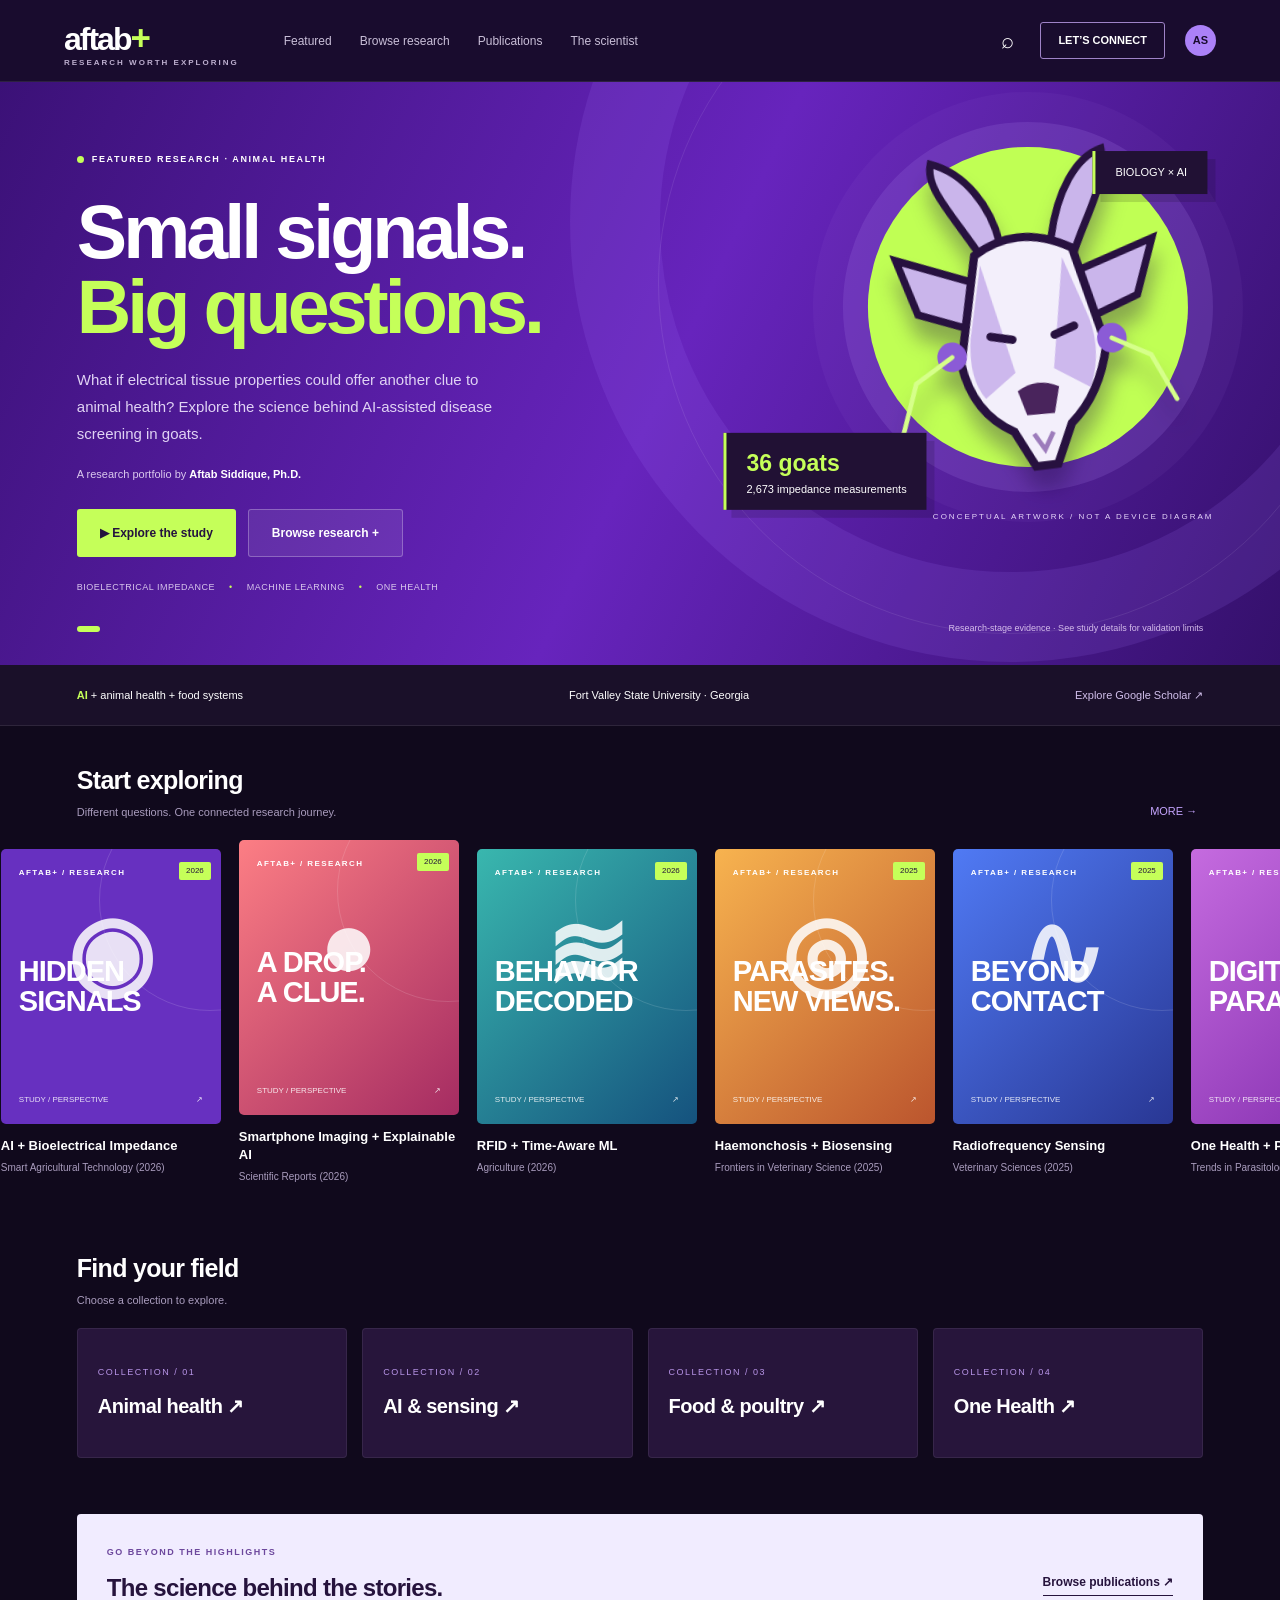
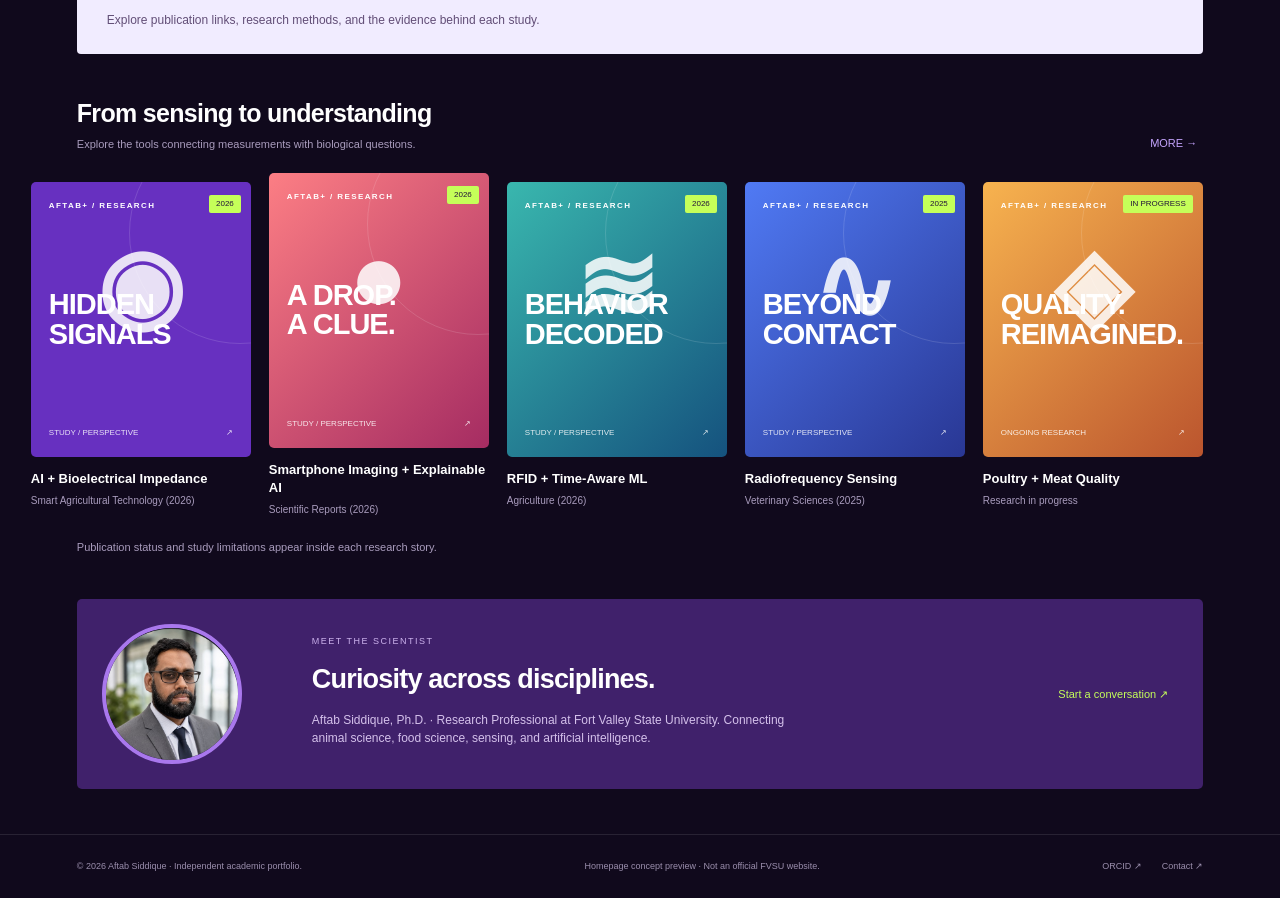
<file: Aftab_Streaming_Homepage_Mockup.html>
<!doctype html><html lang="en"><head><meta charset="utf-8"><meta name="viewport" content="width=device-width,initial-scale=1"><title>Aftab+ | Research worth exploring</title><style>
*{box-sizing:border-box}html{scroll-behavior:smooth;scroll-padding-top:90px}body{margin:0;background:#10091c;color:#fff;font:15px/1.5 Arial,sans-serif}button,a,input{font:inherit}button,a{ -webkit-tap-highlight-color:transparent}a{color:inherit;text-decoration:none}button{cursor:pointer}button:focus-visible,a:focus-visible,input:focus-visible{outline:3px solid #bfff4e;outline-offset:5px}[hidden]{display:none!important}header{height:82px;display:flex;align-items:center;padding:0 5%;gap:45px;background:#190c2e;border-bottom:1px solid #ffffff16}.brand{font-size:32px;font-weight:900;letter-spacing:-2px;white-space:nowrap}.brand span{color:#c5ff59;font-size:35px}.brand small{font-size:8px;letter-spacing:2px;display:block;margin-top:-8px;color:#bdafcf;text-transform:uppercase}nav{display:flex;gap:28px;font-size:12px}nav a{color:#c9bfd8}nav a:hover{color:white}.nav-right{margin-left:auto;display:flex;align-items:center;gap:20px}.search-open{color:white;background:transparent;border:0;font-size:22px}.contact-button{border:1px solid #9f83c8;padding:9px 17px;font-size:11px;font-weight:bold;border-radius:3px}.profile-dot{height:31px;width:31px;border-radius:50%;background:#ab81f8;color:#190c2e;display:grid;place-items:center;font-size:11px;font-weight:bold}.hero{position:relative;min-height:570px;overflow:hidden;background:linear-gradient(115deg,#3b1177 0%,#6724bd 52%,#34106b 100%);padding:65px 6% 70px}.hero:before{content:'';position:absolute;width:700px;height:700px;border:90px solid #a77cfa22;border-radius:50%;right:-170px;top:-300px}.hero:after{content:'';position:absolute;width:700px;height:700px;border:1px solid #ffffff16;border-radius:50%;right:-80px;top:-150px}.hero-copy{position:relative;z-index:2;max-width:560px}.pill{display:inline-flex;align-items:center;gap:8px;font-size:9px;letter-spacing:1.6px;font-weight:bold}.pill:before{content:'';width:7px;height:7px;border-radius:50%;background:#c5ff59}.hero h1{font-size:clamp(48px,5.9vw,83px);line-height:1;letter-spacing:-4px;margin:25px 0 20px;font-weight:900}.hero h1 em{font-style:normal;color:#c5ff59}.hero-desc{font-size:15px;color:#e0d3f4;max-width:420px;line-height:1.8}.hero-byline{font-size:11px;color:#dbc9ee;margin:19px 0}.hero-byline b{color:white}.hero-actions{display:flex;gap:12px;margin-top:27px}.primary,.secondary{border:0;border-radius:3px;padding:14px 23px;font-weight:bold;font-size:12px;display:inline-flex;align-items:center;gap:10px}.primary{background:#c5ff59;color:#24133e}.secondary{background:#ffffff16;color:white;border:1px solid #ffffff44}.hero-tags{display:flex;gap:14px;font-size:9px;color:#d8c6ec;margin-top:24px;letter-spacing:.5px}.hero-tags span+span:before{content:'•';margin-right:14px;color:#c5ff59}.hero-art{position:absolute;right:5%;top:55px;width:42%;height:400px;z-index:1;transform:rotate(-7deg)}.art-disc{position:absolute;width:320px;height:320px;border-radius:50%;background:#c0ff54;top:20px;right:25px;box-shadow:0 0 0 25px #a178df33,0 0 0 55px #a178df11}.goat{position:absolute;width:370px;right:0;top:10px;filter:drop-shadow(0 20px 10px #1a033c55)}.float-label{position:absolute;background:#211134;color:white;padding:13px 20px;font-size:11px;box-shadow:8px 8px 0 #0002;transform:rotate(7deg);border-left:3px solid #c5ff59}.float-label b{display:block;font-size:23px;color:#c5ff59}.fl-one{top:280px;left:30px}.fl-two{top:40px;right:-10px}.art-caption{position:absolute;bottom:0;right:25px;font-size:8px;letter-spacing:2px;color:#e6d5fa;transform:rotate(7deg)}.hero-bottom{position:absolute;bottom:20px;left:6%;right:6%;display:flex;justify-content:space-between;z-index:2;align-items:center}.dots{display:flex;gap:7px}.dots i{width:6px;height:6px;background:#ffffff44;border-radius:50%}.dots i:first-child{background:#c5ff59;width:23px;border-radius:5px}.hero-bottom p{font-size:9px;color:#d5bdeb}.quickbar{display:flex;justify-content:space-between;gap:20px;padding:22px 6%;border-bottom:1px solid #ffffff16;background:#1a1029;font-size:11px}.quickbar b{color:#c5ff59}.quickbar a{color:#d1bfeb}.shelf{padding:36px 0 8px}.shelf-head{display:flex;align-items:end;justify-content:space-between;padding:0 6%;margin-bottom:20px}.shelf h2{font-size:25px;letter-spacing:-.7px;margin:0 0 4px}.shelf p{font-size:11px;color:#a99cbd;margin:0}.shelf-head button{border:0;background:none;color:#c3a3fc;font-size:11px}.rail{display:flex;gap:18px;overflow-x:auto;padding:0 6% 22px;scroll-snap-type:x mandatory;scrollbar-color:#7345a8 #1a1029}.tile{flex:0 0 220px;text-align:left;scroll-snap-align:start;border:0;padding:0;background:transparent;color:white;transition:transform .18s}.tile:hover{transform:translateY(-6px)}.poster{height:275px;position:relative;overflow:hidden;padding:18px;background:#6730c0;border-radius:5px;display:flex;flex-direction:column;justify-content:space-between}.poster:after{content:'';position:absolute;border:1px solid #ffffff22;width:220px;height:220px;border-radius:50%;right:-100px;top:-60px}.poster small{position:relative;z-index:1;font-size:8px;font-weight:bold;letter-spacing:1.4px}.poster .symbol{font-size:100px;line-height:1;text-align:center;position:absolute;top:55px;left:0;right:0;font-weight:bold;opacity:.85;font-family:Georgia,serif}.poster strong{font-size:29px;line-height:1.02;letter-spacing:-1px;position:relative;z-index:1}.poster .poster-foot{display:flex;justify-content:space-between;font-size:8px;color:#fffd}.poster .badge{background:#c5ff59;color:#221339;position:absolute;right:10px;top:13px;font-size:8px;padding:3px 7px;border-radius:2px;z-index:2}.tile h3{font-size:13px;margin:13px 0 5px;font-weight:bold;line-height:1.4}.tile p{font-size:10px;color:#a99cbd}.coral{background:linear-gradient(135deg,#fc7e84,#a52c62)}.teal{background:linear-gradient(135deg,#39b7ae,#15527e)}.blue{background:linear-gradient(135deg,#507af4,#293794)}.orange{background:linear-gradient(135deg,#f7b34f,#bb552e)}.pink{background:linear-gradient(135deg,#c56bdf,#7925a7)}.paper-strip{margin:28px 6% 5px;background:#f1ecff;color:#26133d;padding:25px 30px;display:flex;justify-content:space-between;align-items:center;gap:30px;border-radius:4px}.paper-strip small{font-size:9px;color:#6d489d;font-weight:bold;letter-spacing:1.5px}.paper-strip h2{font-size:24px;letter-spacing:-.7px;margin:8px 0 5px}.paper-strip p{font-size:12px;color:#624e77;margin:0}.paper-strip a{white-space:nowrap;font-size:12px;font-weight:bold;border-bottom:1px solid;padding-bottom:4px}.category-rail{display:grid;grid-template-columns:repeat(4,1fr);gap:15px;padding:0 6% 20px}.category{background:#27153b;border:1px solid #ffffff13;color:white;text-align:left;padding:24px 20px;border-radius:4px;min-height:130px}.category:hover{border-color:#b48ae8}.category span{display:block;color:#b895e8;font-size:9px;letter-spacing:1.5px}.category b{display:block;font-size:20px;margin:12px 0 0;letter-spacing:-.5px}.about-banner{margin:35px 6% 45px;background:#40216b;border-radius:5px;display:grid;grid-template-columns:180px 1fr auto;gap:30px;align-items:center;padding:25px 35px 25px 25px}.about-banner img{width:140px;height:140px;object-fit:cover;border-radius:50%;border:4px solid #a978ed}.about-banner small{font-size:9px;letter-spacing:1.5px;color:#ccb3ed}.about-banner h2{font-size:27px;margin:8px 0;letter-spacing:-.8px}.about-banner p{font-size:12px;color:#d4c1eb;max-width:500px}.about-banner a{font-size:11px;color:#c5ff59;white-space:nowrap}footer{padding:25px 6%;border-top:1px solid #ffffff1a;display:flex;justify-content:space-between;gap:20px;font-size:9px;color:#9a8eac}.footer-links{display:flex;gap:20px}dialog{background:#211232;color:white;border:1px solid #8f63b9;border-radius:8px;padding:35px;max-width:700px;width:calc(100% - 30px);max-height:85vh;overflow:auto}dialog::backdrop{background:#080310dd}dialog h2{font-size:30px;line-height:1.15;letter-spacing:-1px}dialog p,dialog li{font-size:13px;color:#cebfdf;line-height:1.8}dialog small{color:#c5ff59;font-size:10px}dialog a{display:inline-block;color:#c5ff59;margin-top:18px}dialog .close{float:right;color:white;background:none;border:1px solid #ffffff55;border-radius:50%;height:32px;width:32px}dialog input{width:100%;padding:13px;margin:18px 0;background:#12091e;color:white;border:1px solid #8758b4}#search-results button{display:block;text-align:left;background:transparent;color:#eee;border:0;border-bottom:1px solid #ffffff22;padding:15px 0;width:100%;font-size:13px}.shelf-note{padding:0 6%;font-size:9px;color:#9987ae;margin:10px 0}.skip{position:absolute;top:-100px}.skip:focus{top:0;z-index:10;background:#c5ff59;color:#190b2e;padding:10px}@media(max-width:1000px){nav{gap:18px}header{gap:25px}.hero-art{right:1%;width:40%;opacity:.75}.hero-copy{max-width:55%}.hero h1{font-size:62px}.art-disc{width:270px;height:270px}.goat{width:310px}.fl-one{left:0}.category-rail{grid-template-columns:repeat(2,1fr)}.about-banner{grid-template-columns:130px 1fr}.about-banner img{width:110px;height:110px}.about-banner a{grid-column:2}}@media(max-width:650px){header{height:auto;min-height:85px;flex-wrap:wrap;padding:15px 5%;gap:12px 20px}.brand{font-size:27px}.nav-right{gap:12px}nav{order:3;width:100%;justify-content:space-between;font-size:10px}.profile-dot{display:none}.contact-button{font-size:10px;padding:7px 10px}.hero{padding:35px 6% 55px;min-height:690px}.hero-copy{max-width:100%}.hero h1{font-size:56px;letter-spacing:-2.8px;margin:22px 0 16px}.hero-desc{font-size:13px;max-width:330px}.hero-art{top:auto;bottom:35px;right:10%;width:65%;height:200px;opacity:.8}.art-disc{width:170px;height:170px;right:20px;top:5px;box-shadow:0 0 0 15px #a178df33}.goat{width:205px;top:-10px}.fl-one{top:140px;left:-35px;padding:7px 12px;font-size:8px}.fl-one b{font-size:15px}.fl-two{display:none}.art-caption{display:none}.hero-bottom p{display:none}.hero-tags{font-size:8px;gap:8px}.hero-tags span+span:before{margin-right:8px}.hero-actions{gap:10px}.primary,.secondary{font-size:11px;padding:12px 16px}.quickbar{font-size:9px;flex-wrap:wrap;padding:18px 6%;gap:8px 20px}.tile{flex-basis:170px}.poster{height:225px}.poster strong{font-size:25px}.poster .symbol{font-size:80px;top:50px}.shelf{padding-top:28px}.shelf h2{font-size:22px}.paper-strip{padding:22px;display:block}.paper-strip h2{font-size:22px}.paper-strip a{display:inline-block;margin-top:18px}.category{padding:18px 15px;min-height:110px}.category b{font-size:17px}.about-banner{padding:22px;grid-template-columns:70px 1fr;gap:18px}.about-banner img{width:70px;height:70px}.about-banner h2{font-size:22px}.about-banner p{font-size:11px}.about-banner small{font-size:8px}footer{flex-direction:column}.hero-byline{font-size:10px}.hero-bottom{bottom:17px}}@media(prefers-reduced-motion:reduce){html{scroll-behavior:auto}.tile{transition:none}}
</style></head><body><a class="skip" href="#main">Skip to content</a><header><a href="#home" class="brand">aftab<span>+</span><small>Research worth exploring</small></a><nav aria-label="Main navigation"><a href="#featured">Featured</a><a href="#browse">Browse research</a><a href="#publications">Publications</a><a href="#about">The scientist</a></nav><div class="nav-right"><button class="search-open" aria-label="Search research" id="search-open">⌕</button><a class="contact-button" href="mailto:aftab.siddique@fvsu.edu">LET’S CONNECT</a><span class="profile-dot" aria-hidden="true">AS</span></div></header><main id="main"><section class="hero" id="home"><div class="hero-copy"><span class="pill">FEATURED RESEARCH · ANIMAL HEALTH</span><h1>Small signals.<br><em>Big questions.</em></h1><p class="hero-desc">What if electrical tissue properties could offer another clue to animal health? Explore the science behind AI-assisted disease screening in goats.</p><p class="hero-byline">A research portfolio by <b>Aftab Siddique, Ph.D.</b></p><div class="hero-actions"><button class="primary" data-project="cl">▶ Explore the study</button><a class="secondary" href="#browse">Browse research +</a></div><div class="hero-tags"><span>BIOELECTRICAL IMPEDANCE</span><span>MACHINE LEARNING</span><span>ONE HEALTH</span></div></div><div class="hero-art" aria-label="Conceptual illustration of a goat and electrical sensing"><div class="art-disc"></div><svg class="goat" viewBox="0 0 400 380" fill="none" aria-hidden="true"><path d="M164 139C133 76 105 45 114 18C150 32 173 71 178 111M234 112C246 64 271 29 299 23C302 62 271 96 253 139" fill="#cab5eb" stroke="#27113f" stroke-width="8"/><path d="M143 150L64 117L81 178L139 202M258 151L342 126L319 185L263 204" fill="#cab5eb" stroke="#27113f" stroke-width="8"/><path d="M149 122Q200 92 255 126L279 235Q266 287 232 314L212 356L188 356L169 316Q127 291 121 237Z" fill="#f3effb" stroke="#27113f" stroke-width="9"/><path d="M154 133L178 253L143 277Q127 254 134 212Z" fill="#cdb8ed"/><path d="M243 135L220 253L257 278Q276 236 261 193Z" fill="#cdb8ed"/><path d="M178 273Q200 260 223 273L215 301L185 300Z" fill="#49245c"/><path d="M156 211L179 217M225 217L247 210" stroke="#27113f" stroke-width="9" stroke-linecap="round"/><path d="M190 321L200 339L211 321" stroke="#9c7bbb" stroke-width="5"/><circle cx="112" cy="228" r="16" fill="#8b5bd6"/><circle cx="286" cy="228" r="16" fill="#8b5bd6"/><path d="M112 228L70 252L50 304M286 228L326 251L348 302" stroke="#d6ff8a" stroke-width="5" stroke-linecap="round"/></svg><div class="float-label fl-one"><b>36 goats</b>2,673 impedance measurements</div><div class="float-label fl-two">BIOLOGY × AI</div><span class="art-caption">CONCEPTUAL ARTWORK / NOT A DEVICE DIAGRAM</span></div><div class="hero-bottom"><div class="dots" aria-label="Featured study"><i></i></div><p>Research-stage evidence · See study details for validation limits</p></div></section><div class="quickbar"><span><b>AI</b> + animal health + food systems</span><span>Fort Valley State University · Georgia</span><a href="https://scholar.google.com/citations?user=gdg-b8kAAAAJ&hl=en" target="_blank" rel="noopener noreferrer">Explore Google Scholar ↗</a></div><section class="shelf" id="featured"><div class="shelf-head"><div><h2>Start exploring</h2><p>Different questions. One connected research journey.</p></div><button data-scroll="featured-rail" aria-label="Scroll featured research right">MORE →</button></div><div class="rail" id="featured-rail"></div></section><section class="shelf" id="browse"><div class="shelf-head"><div><h2>Find your field</h2><p>Choose a collection to explore.</p></div></div><div class="category-rail"><button class="category" data-category="animal-health"><span>COLLECTION / 01</span><b>Animal health ↗</b></button><button class="category" data-category="ai-sensing"><span>COLLECTION / 02</span><b>AI & sensing ↗</b></button><button class="category" data-category="poultry"><span>COLLECTION / 03</span><b>Food & poultry ↗</b></button><button class="category" data-category="one-health"><span>COLLECTION / 04</span><b>One Health ↗</b></button></div><div class="rail" id="collection-rail" hidden></div></section><section class="paper-strip" id="publications"><div><small>GO BEYOND THE HIGHLIGHTS</small><h2>The science behind the stories.</h2><p>Explore publication links, research methods, and the evidence behind each study.</p></div><a href="https://scholar.google.com/citations?user=gdg-b8kAAAAJ&hl=en" target="_blank" rel="noopener noreferrer">Browse publications ↗</a></section><section class="shelf"><div class="shelf-head"><div><h2>From sensing to understanding</h2><p>Explore the tools connecting measurements with biological questions.</p></div><button data-scroll="sensing-rail" aria-label="Scroll sensing research right">MORE →</button></div><div class="rail" id="sensing-rail"></div><p class="shelf-note">Publication status and study limitations appear inside each research story.</p></section><section class="about-banner" id="about"><img src="[data-uri]" alt="Aftab Siddique, Ph.D."><div><small>MEET THE SCIENTIST</small><h2>Curiosity across disciplines.</h2><p>Aftab Siddique, Ph.D. · Research Professional at Fort Valley State University. Connecting animal science, food science, sensing, and artificial intelligence.</p></div><a href="mailto:aftab.siddique@fvsu.edu">Start a conversation ↗</a></section></main><footer><span>© 2026 Aftab Siddique · Independent academic portfolio.</span><span>Homepage concept preview · Not an official FVSU website.</span><div class="footer-links"><a href="https://orcid.org/0000-0003-1427-4777">ORCID ↗</a><a href="mailto:aftab.siddique@fvsu.edu">Contact ↗</a></div></footer><dialog id="study-dialog" aria-labelledby="study-title"><button class="close" id="close-study" aria-label="Close study">×</button><div id="study-body"></div></dialog><dialog id="search-dialog" aria-labelledby="search-title"><button class="close" id="close-search" aria-label="Close search">×</button><h2 id="search-title">Find your next question.</h2><input type="search" id="search-query" placeholder="Try anemia, RFID, or poultry" aria-label="Search research"><div id="search-results"></div></dialog><script>/* Portfolio content is intentionally kept here for easy editing. */
window.PORTFOLIO = {
  projects: [
    {
      id:'cl', title:'The non-invasive disease screening frontier', short:'AI + Bioelectrical Impedance', category:'animal-health', filters:['animal-health','ai-sensing','one-health'], image:'assets/cl.svg', year:'2026', status:'Published', statusType:'published', eyebrow:'CASE STUDY / 01', label:'CASE STUDY',
      summary:'Can electrical tissue properties offer a practical screening signal for caseous lymphadenitis (CL) in goats? This study evaluated multi-frequency bioelectrical impedance with machine-learning models and realistic animal-level validation.',
      metric:'2,673', metricLabel:'BIA measurements', methods:['50 / 100 / 180 kHz bioelectrical impedance','Supervised classification','Five-fold validation and leave-one-subject-out testing','Precision surveillance / One Health'],
      outcomes:['36 Spanish male goats and 2,673 measurements','SVM-RBF reached ROC-AUC 0.851 under five-fold validation','Leave-one-subject-out ROC-AUC was 0.68, underscoring generalization limits'],
      takeaway:'Promising as an adjunct screening approach. It is not a validated replacement for veterinary diagnostics; new-herd, sex-diverse and independent-site validation remains essential.',
      publication:'Smart Agricultural Technology (2026)', href:'https://doi.org/10.1016/j.atech.2026.102548'
    },
    {
      id:'anemia', title:'A drop of blood. A new diagnostic signal.', short:'Smartphone Imaging + Explainable AI', category:'animal-health', filters:['animal-health','ai-sensing','one-health'], image:'assets/anemia.svg', year:'2026', status:'Published', statusType:'published', eyebrow:'CASE STUDY / 02', label:'CASE STUDY',
      summary:'Reagent-free paper-based bloodspot imaging combined with machine learning to explore image-level signatures of anemia across goats, sheep and cattle.',
      metric:'3', metricLabel:'livestock species', methods:['Smartphone photographs of prepared blood spots','Species-aware image preprocessing','Machine-learning classification','Explainability and PCV-linked anemia reference labels'],
      outcomes:['Evaluated goats, sheep and cattle','Highest and most consistent image-level classification performance occurred in sheep','Species-to-species differences showed the importance of validation'],
      takeaway:'Promising as an accessible research pathway, with performance variation across species and a need for prospective field testing.',
      publication:'Scientific Reports (2026)', href:'https://doi.org/10.1038/s41598-026-62774-y'
    },
    {
      id:'rfid', title:'When animal behavior tells the story', short:'RFID + Time-Aware ML', category:'ai-sensing', filters:['animal-health','ai-sensing'], image:'assets/rfid.svg', year:'2026', status:'Published', statusType:'published', eyebrow:'CASE STUDY / 03', label:'CASE STUDY',
      summary:'A temporal model turns RFID-derived goat activity into a richer view of behavior, including latent states, anomaly patterns and near-term forecasting.',
      metric:'85,890', metricLabel:'RFID activity records', methods:['30 Boer goats','Time-aware activity features','Random forest classification and forecasting','Nested time-blocked validation'],
      outcomes:['ROC-AUC 0.869 for five-minute onset prediction','ROC-AUC 0.841 for ten-minute onset prediction','Interactive conceptual decision-support framing'],
      takeaway:'Behavioral forecasting is not the same as diagnosing disease; external biological validation is still required.',
      publication:'Agriculture (2026)', href:'https://doi.org/10.3390/agriculture16141499'
    },
    {
      id:'parasite', title:'Seeing parasite risk through new signals', short:'Haemonchosis + Biosensing', category:'animal-health', filters:['animal-health','one-health','ai-sensing'], image:'assets/parasite.svg', year:'2025', status:'Published', statusType:'published', eyebrow:'CASE STUDY / 04', label:'CASE STUDY',
      summary:'Investigating whether bioelectrical impedance and machine learning can distinguish goats with different levels of exposure to Haemonchus contortus.',
      metric:'94', metricLabel:'Spanish bucks in cohort', methods:['Bioelectrical impedance analysis','Animal-level parasitological context','Machine-learning classification','Non-invasive diagnostic feasibility'],
      outcomes:['Evaluated the feasibility of impedance-based goat classification','Established a foundation for further animal-health sensing research','Demonstrated important real-world diagnostic validation needs'],
      takeaway:'A proof-of-concept investigation. Conventional parasite assessment and veterinary interpretation remain essential.',
      publication:'Frontiers in Veterinary Science (2025)', href:'https://doi.org/10.3389/fvets.2025.1584828'
    },
    {
      id:'wave', title:'Listening to livestock without touching', short:'Radiofrequency Sensing', category:'ai-sensing', filters:['animal-health','ai-sensing'], image:'assets/wave.svg', year:'2025', status:'Published', statusType:'published', eyebrow:'CASE STUDY / 05', label:'CASE STUDY',
      summary:'Investigating radiofrequency-based methods for rapid animal-health monitoring, a potential path toward practical and minimally disruptive sensing.',
      metric:'RF', metricLabel:'non-contact sensing pathway', methods:['Radiofrequency sensing','Feature engineering','Machine-learning analysis','Precision livestock system design'],
      outcomes:['Contributes to research on rapid animal-health monitoring','Links sensing hardware to downstream AI-enabled interpretation'],
      takeaway:'The technology requires careful calibration and validation under farm operating conditions.',
      publication:'Veterinary Sciences (2025)', href:'https://doi.org/10.3390/vetsci12111096'
    },
    {
      id:'digital', title:'The case for digital parasitology', short:'One Health + Precision Control', category:'one-health', filters:['one-health','animal-health','ai-sensing'], image:'assets/digital.svg', year:'2026', status:'Published online', statusType:'published', eyebrow:'PERSPECTIVE / 06', label:'PERSPECTIVE',
      summary:'A scientific perspective on integrating FAMACHA imaging, sensing, geospatial analytics and AI into more targeted, responsible nematode control strategies.',
      metric:'2026', metricLabel:'online publication', methods:['Digital FAMACHA concepts','BIA and radiofrequency biosensing','Behavioral monitoring and WebGIS','Explainable AI and veterinary oversight'],
      outcomes:['Published online 29 September 2026','Frames digital technologies as decision support for targeted selective treatment','Highlights equity, bias, model drift and field-adoption barriers'],
      takeaway:'Digital parasitology should support conventional parasitology and veterinary judgment, not replace them.',
      publication:'Trends in Parasitology (2026)', href:'https://doi.org/10.1016/j.pt.2026.09.004'
    },
    {
      id:'poultry', title:'Understanding poultry meat quality with AI', short:'Poultry + Meat Quality', category:'poultry', filters:['poultry','ai-sensing'], image:'assets/poultry.svg', year:'ONGOING', status:'Research in progress', statusType:'ongoing', eyebrow:'IN THE LAB / 07', label:'ONGOING',
      summary:'Exploring how bioelectrical measurements, imaging and predictive models may support objective identification of woody breast and other poultry meat-quality traits.',
      metric:'R&D', metricLabel:'early-stage model development', methods:['Bioelectrical impedance features','Poultry meat-quality phenotyping','Machine-learning model comparison','Validation-focused analysis'],
      outcomes:['Evaluating signal quality and model generalizability','Method refinement and additional validation are ongoing'],
      takeaway:'Preliminary, unpublished findings; not an established commercial meat-quality classifier.',
      publication:'Research in progress', href:null
    },
    {
      id:'mastitis', title:'Early mastitis signals, hidden in impedance', short:'Dairy Goat Health + AI', category:'animal-health', filters:['animal-health','ai-sensing','one-health'], image:'assets/mastitis.svg', year:'ONGOING', status:'Manuscript in progress', statusType:'ongoing', eyebrow:'IN THE LAB / 08', label:'ONGOING',
      summary:'Developing models to evaluate multi-frequency bioelectrical impedance as an adjunctive signal for mastitis assessment in dairy goats.',
      metric:'R&D', metricLabel:'validation in progress', methods:['Longitudinal animal-health measurements','Multi-frequency impedance sensing','Conventional mastitis indicators','Animal-aware validation of AI models'],
      outcomes:['Pilot research dataset under analysis','Focus on within-animal dependence and out-of-animal generalization'],
      takeaway:'Under development. Internal model metrics should not be equated with prospective diagnostic performance.',
      publication:'Manuscript in preparation / review', href:null
    }
  ],
  publications: [
    {title:'Digital parasitology for small ruminant nematodes', journal:'TRENDS IN PARASITOLOGY', year:'2026', type:'OPINION', href:'https://doi.org/10.1016/j.pt.2026.09.004'},
    {title:'Multi-Frequency Bioelectrical Impedance and Machine Learning for Non-Invasive Detection of Caseous Lymphadenitis in Goats', journal:'SMART AGRICULTURAL TECHNOLOGY', year:'2026', type:'RESEARCH', href:'https://doi.org/10.1016/j.atech.2026.102548'},
    {title:'Blood drop patterns and explainable AI reveal livestock anemia signatures', journal:'SCIENTIFIC REPORTS', year:'2026', type:'RESEARCH', href:'https://doi.org/10.1038/s41598-026-62774-y'},
    {title:'A Time-Aware Machine Learning Framework for Behavioral Anomaly Monitoring and Short-Horizon Forecasting in Goats Using RFID-Derived Activity Data', journal:'AGRICULTURE', year:'2026', type:'RESEARCH', href:'https://doi.org/10.3390/agriculture16141499'},
    {title:'Evaluating the efficacy of bioelectrical impedance analysis using machine learning models for the classification of goats exposed to Haemonchosis', journal:'FRONTIERS IN VETERINARY SCIENCE', year:'2025', type:'RESEARCH', href:'https://doi.org/10.3389/fvets.2025.1584828'},
    {title:'Radiofrequency wave sensing for rapid animal health monitoring', journal:'VETERINARY SCIENCES', year:'2025', type:'RESEARCH', href:'https://doi.org/10.3390/vetsci12111096'}
  ]
};
</script><script>
(()=>{const P=window.PORTFOLIO.projects,$=s=>document.querySelector(s),e=v=>String(v??'').replace(/[&<>"']/g,c=>({'&':'&amp;','<':'&lt;','>':'&gt;','"':'&quot;',"'":'&#39;'}[c]));const art={cl:['','◉','HIDDEN<br>SIGNALS'],anemia:['coral','●','A DROP.<br>A CLUE.'],rfid:['teal','≋','BEHAVIOR<br>DECODED'],parasite:['orange','◎','PARASITES.<br>NEW VIEWS.'],wave:['blue','∿','BEYOND<br>CONTACT'],digital:['pink','✳','DIGITAL<br>PARASITOLOGY'],poultry:['orange','◈','QUALITY.<br>REIMAGINED.'],mastitis:['pink','⊙','UNDER THE<br>SURFACE']};function tile(p){let [color,symbol,title]=art[p.id];return `<button class="tile" data-project="${p.id}"><div class="poster ${color}"><small>AFTAB+ / RESEARCH</small><span class="badge">${p.statusType==='ongoing'?'IN PROGRESS':p.year}</span><span class="symbol" aria-hidden="true">${symbol}</span><strong>${title}</strong><div class="poster-foot"><span>${p.statusType==='ongoing'?'ONGOING RESEARCH':'STUDY / PERSPECTIVE'}</span><span>↗</span></div></div><h3>${e(p.short)}</h3><p>${e(p.publication)}</p></button>`}$('#featured-rail').innerHTML=P.map(tile).join('');$('#sensing-rail').innerHTML=P.filter(p=>['rfid','wave','anemia','cl','poultry'].includes(p.id)).map(tile).join('');let focus;function open(id){const p=P.find(p=>p.id===id);focus=document.activeElement;$('#study-body').innerHTML=`<small>${e(p.status)} · ${e(p.year)}</small><h2 id="study-title">${e(p.title)}</h2><p>${e(p.summary)}</p><h3>Approach</h3><ul>${p.methods.map(m=>`<li>${e(m)}</li>`).join('')}</ul><h3>Evidence & context</h3><ul>${p.outcomes.map(m=>`<li>${e(m)}</li>`).join('')}</ul><p><b>Limitations:</b> ${e(p.takeaway)}</p>${p.href&&p.href.startsWith('https://')?`<a href="${e(p.href)}" target="_blank" rel="noopener noreferrer">Read the publication ↗</a>`:''}`;$('#study-dialog').showModal()}document.addEventListener('click',ev=>{const b=ev.target.closest('[data-project]');if(b)open(b.dataset.project)});$('#close-study').onclick=()=>$('#study-dialog').close();$('#study-dialog').addEventListener('close',()=>focus?.focus());document.querySelectorAll('[data-scroll]').forEach(b=>b.onclick=()=>document.getElementById(b.dataset.scroll).scrollBy({left:480,behavior:matchMedia('(prefers-reduced-motion: reduce)').matches?'auto':'smooth'}));document.querySelectorAll('[data-category]').forEach(b=>{b.setAttribute('aria-pressed','false');b.onclick=()=>{document.querySelectorAll('[data-category]').forEach(n=>n.setAttribute('aria-pressed',String(n===b)));const rail=$('#collection-rail');rail.hidden=false;rail.innerHTML=P.filter(p=>p.filters.includes(b.dataset.category)).map(tile).join('')}});function search(){const q=$('#search-query').value.toLowerCase();const matches=P.filter(p=>[p.title,p.short,p.summary].join(' ').toLowerCase().includes(q));$('#search-results').innerHTML=matches.map(p=>`<button data-project="${p.id}">${e(p.title)} ↗</button>`).join('')||'<p>No matching research found.</p>'}$('#search-open').onclick=()=>{$('#search-dialog').showModal();search();$('#search-query').focus()};$('#search-query').oninput=search;$('#close-search').onclick=()=>$('#search-dialog').close();$('#search-dialog').addEventListener('close',()=>$('#search-open').focus());for(const d of document.querySelectorAll('dialog'))d.addEventListener('click',ev=>{if(ev.target===d)d.close()});})();
</script></body></html>
</file>
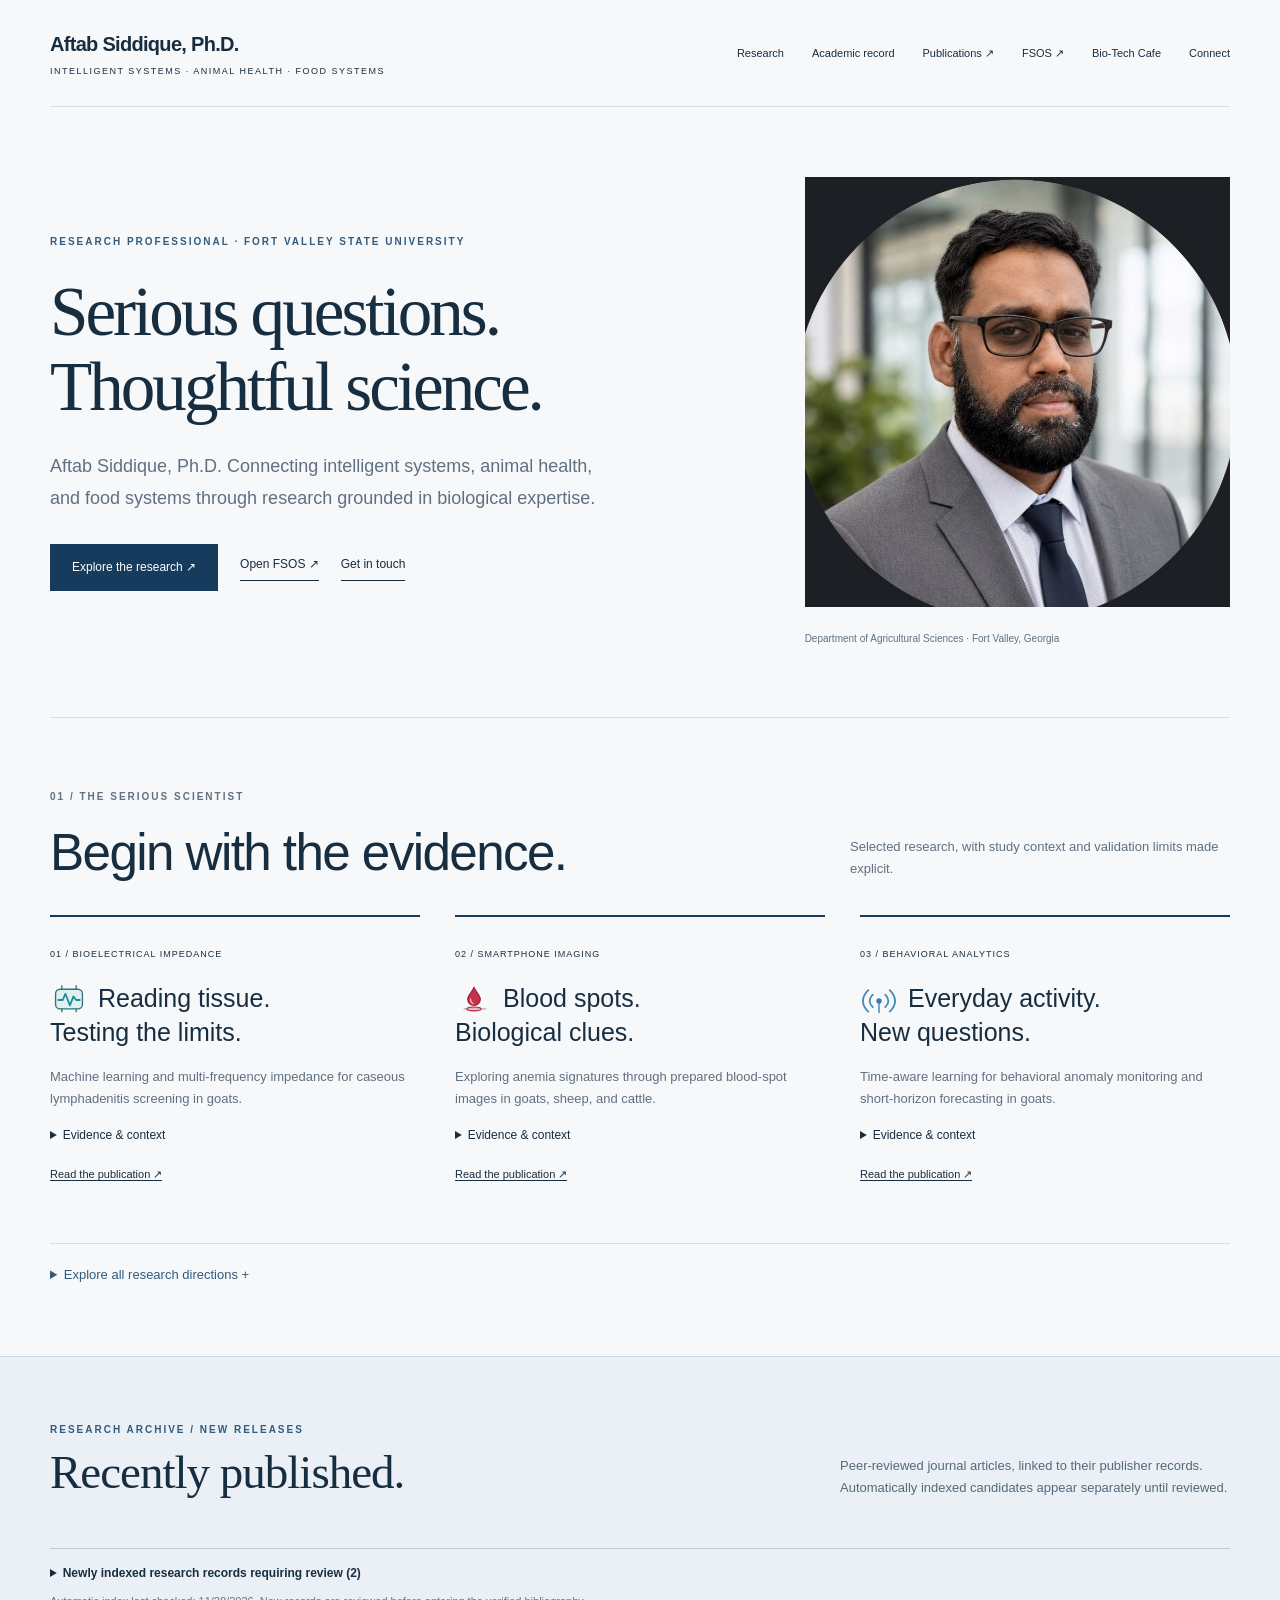
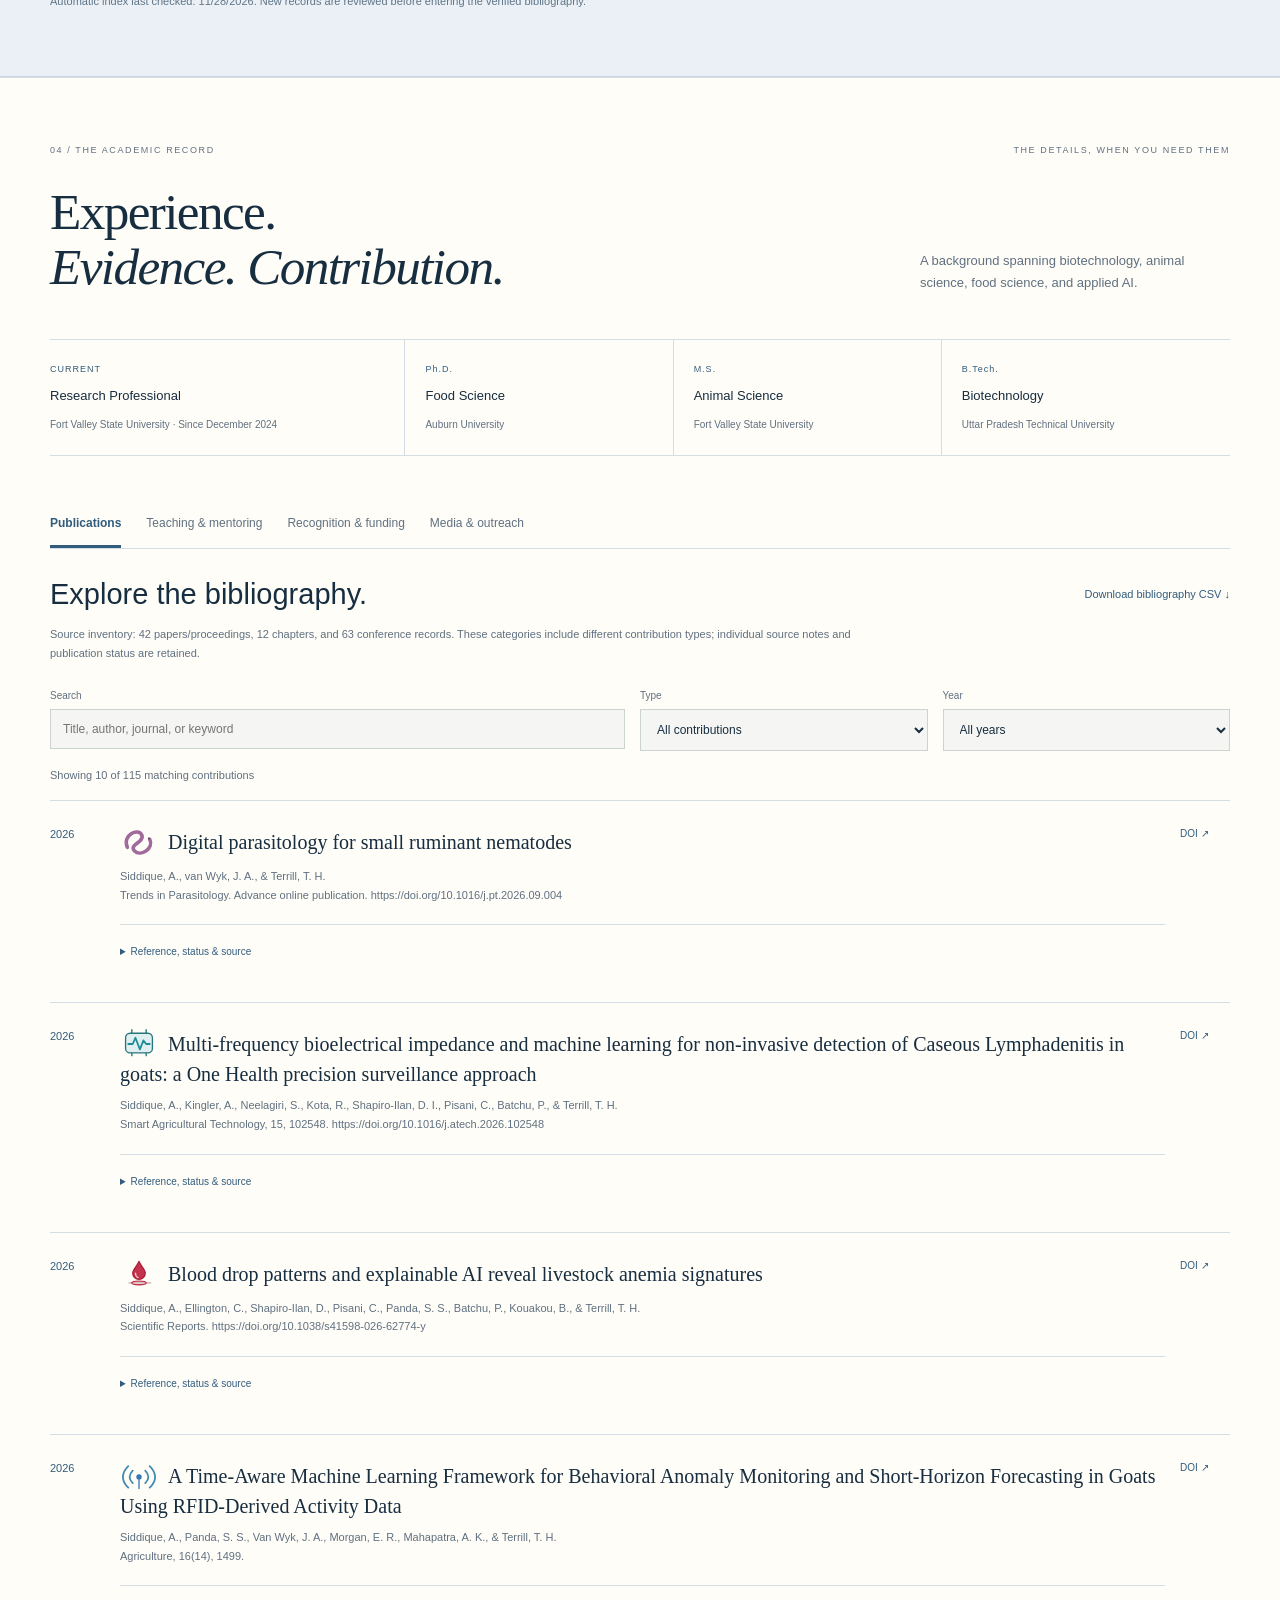
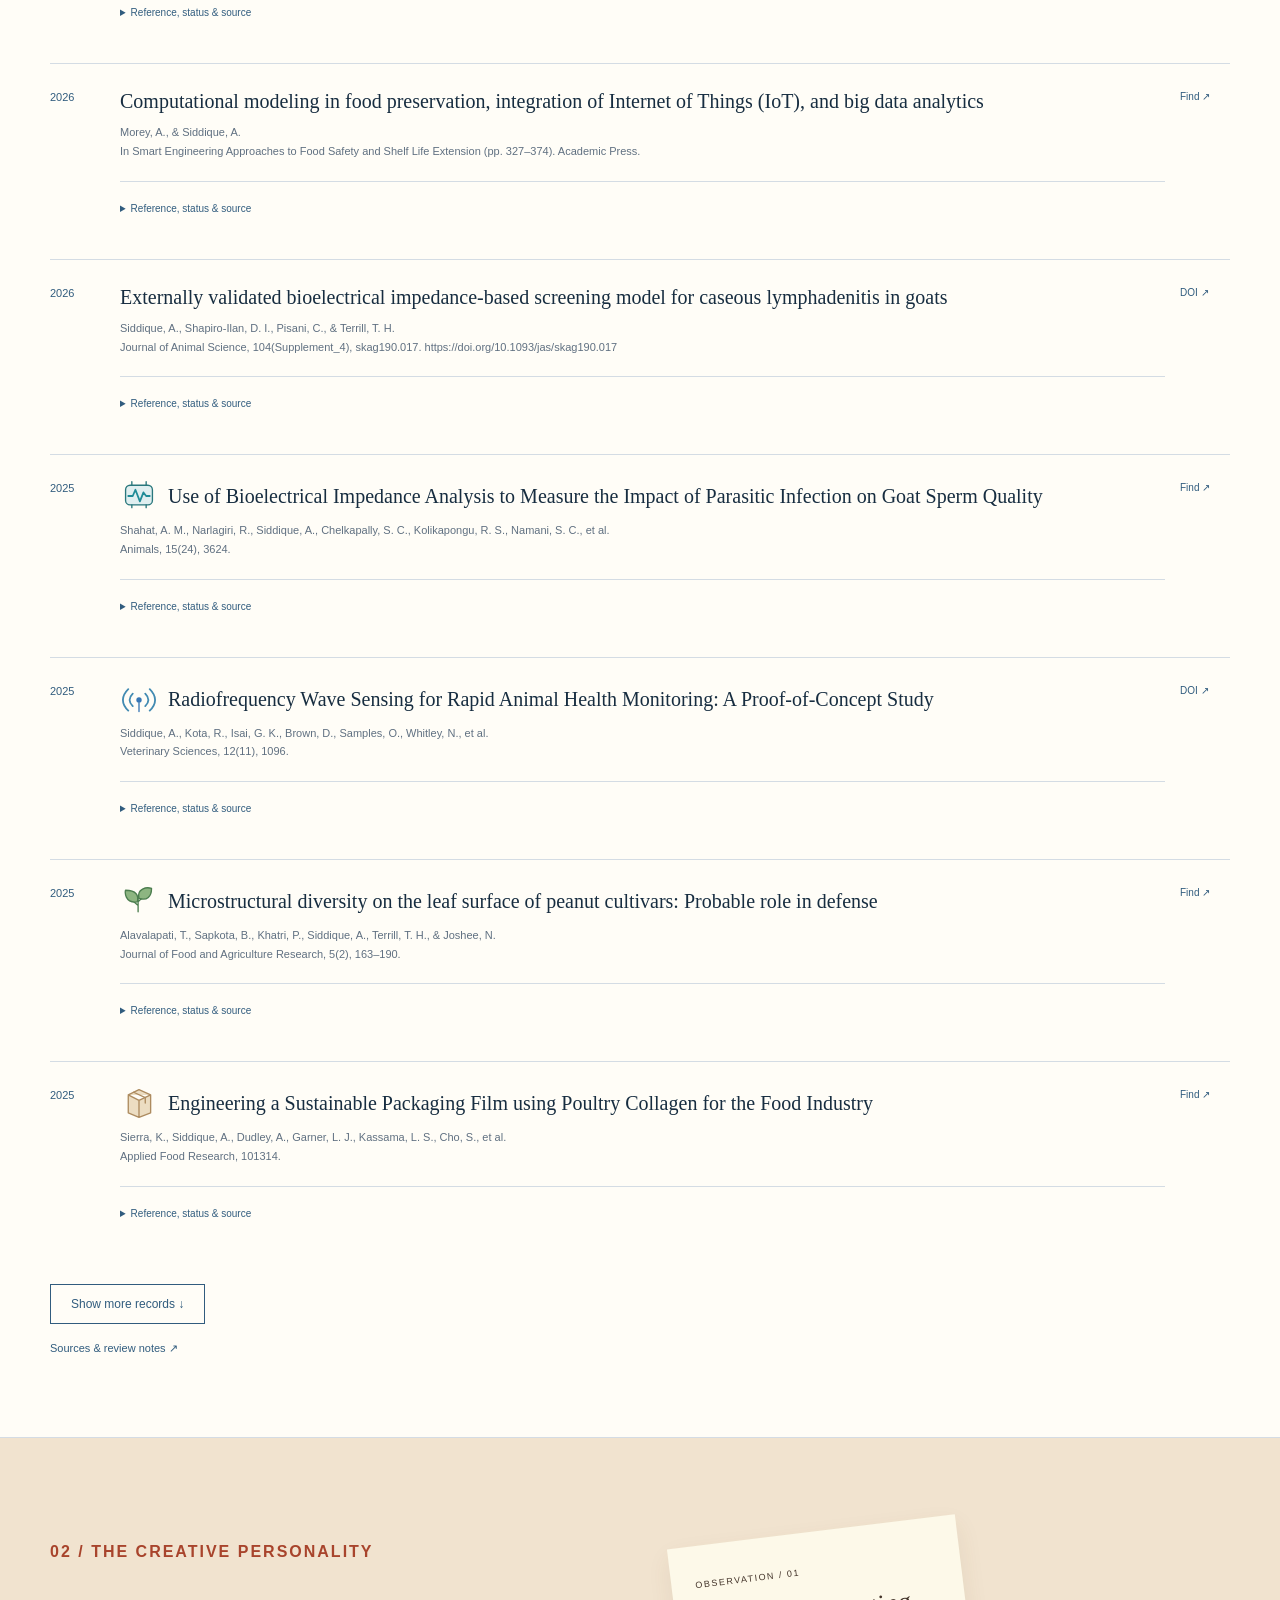
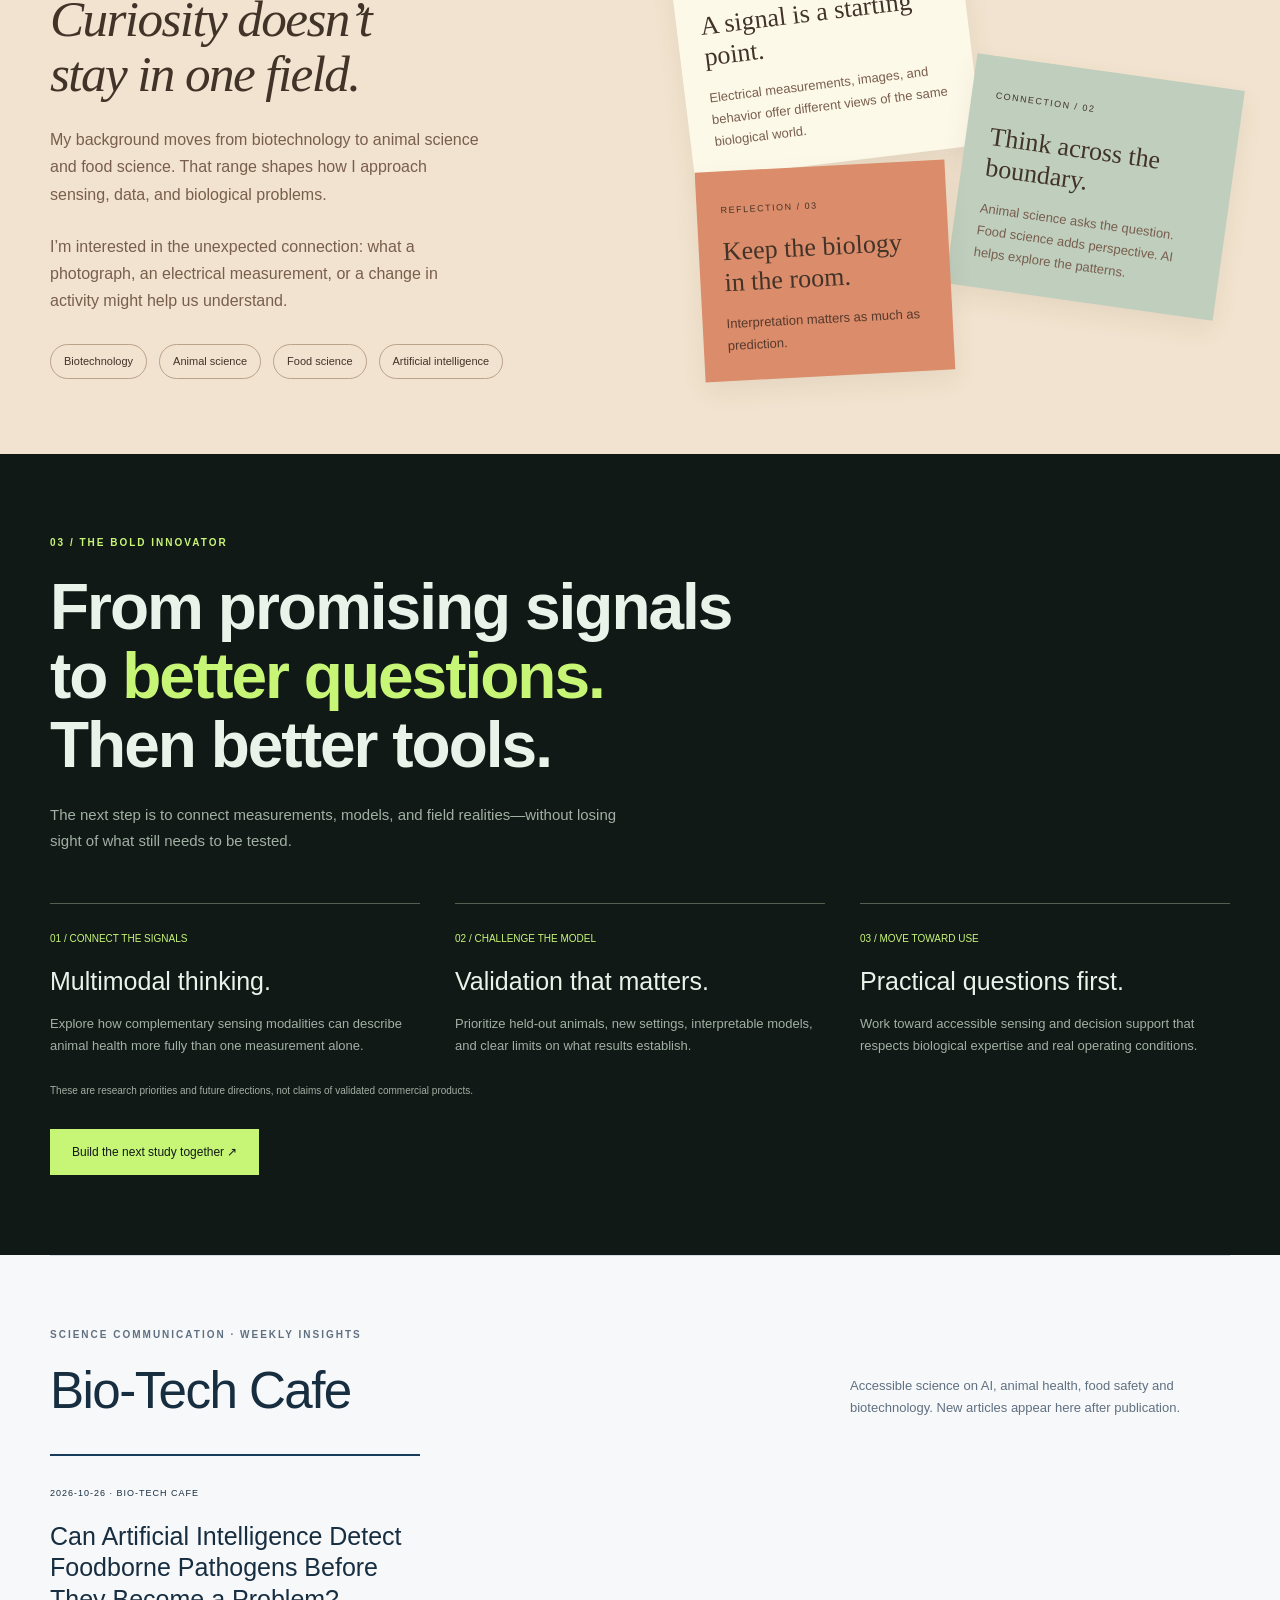
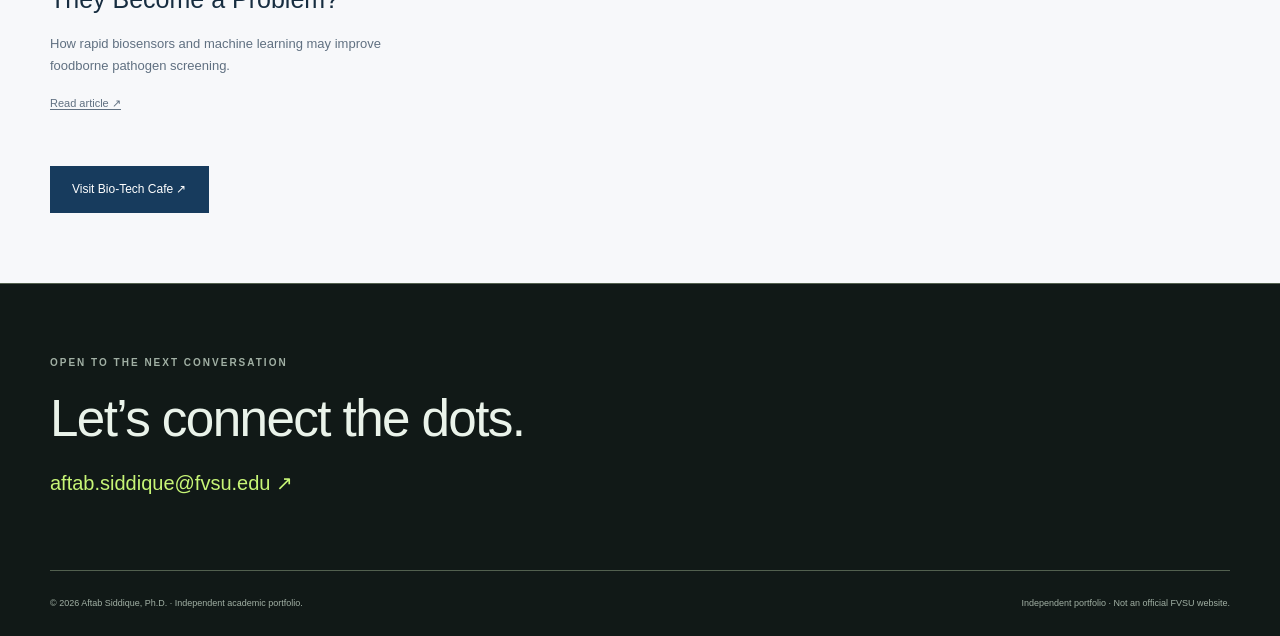
<file: archive.html>
<!doctype html><html lang="en"><head><meta charset="utf-8"><meta name="viewport" content="width=device-width,initial-scale=1"><title>Aftab Siddique, Ph.D. | Research, Teaching & Innovation</title><style>*{box-sizing:border-box}html{scroll-behavior:smooth}body{margin:0;font:15px/1.7 Arial,sans-serif;color:#172d40;background:#f7f8fa}a{color:inherit;text-decoration:none}a:hover{text-decoration:underline;text-underline-offset:5px}button{font:inherit;cursor:pointer}a:focus-visible,button:focus-visible,summary:focus-visible{outline:3px solid #1479c1;outline-offset:5px}h1,h2,h3,p,figure{margin:0}h1,h2,h3{line-height:1.08}h1{font-size:clamp(48px,6vw,85px);letter-spacing:-3px;font-weight:500}h2{font-size:clamp(34px,4vw,54px);letter-spacing:-1.6px;font-weight:500}h3{font-size:25px;font-weight:500}p{color:#607081}.wrap{width:calc(100% - 100px);max-width:1200px;margin:auto}header{padding:27px 0;border-bottom:1px solid #d4dce4;display:flex;align-items:center;justify-content:space-between;gap:30px}.brand{font-size:20px;font-weight:bold;letter-spacing:-.7px}.brand small{font-size:9px;font-weight:normal;display:block;letter-spacing:1.5px;margin-top:3px}nav{display:flex;gap:28px;font-size:11px}.eyebrow{font-size:10px;font-weight:bold;letter-spacing:2px;text-transform:uppercase}.actions{display:flex;gap:22px;align-items:center;margin-top:30px;font-size:12px}.button{display:inline-block;padding:13px 22px;background:#173b5d;color:white}.textlink{border-bottom:1px solid;padding-bottom:5px}.hero{padding:70px 0}.hero-grid{display:grid;grid-template-columns:1.25fr .8fr;gap:90px;align-items:center}.hero h1{margin:25px 0}.intro{font-size:18px;max-width:570px;line-height:1.8}.portrait img{width:100%;height:430px;object-fit:cover}.portrait figcaption{font-size:10px;margin-top:15px;color:#607081}.chapter{padding:70px 0;border-top:1px solid #d4dce4}.chapter-head{display:flex;justify-content:space-between;align-items:end;gap:60px;margin:20px 0 35px}.chapter-head p{max-width:380px;font-size:13px}.proof{display:grid;grid-template-columns:repeat(3,1fr);gap:35px}.proof article{border-top:2px solid #173b5d;padding:22px 0}.proof small{font-size:9px;letter-spacing:1px}.proof h3{margin:18px 0;font-size:25px;line-height:1.25}.proof p{font-size:13px}.proof details{margin:15px 0;font-size:12px}.proof summary{cursor:pointer}.proof a{font-size:11px;border-bottom:1px solid}.strip{display:grid;grid-template-columns:repeat(3,1fr);border-top:1px solid #d4dce4;border-bottom:1px solid #d4dce4;padding:25px 0;gap:20px}.strip span{font-size:10px;color:#607081;display:block}.strip b{font-size:15px;font-weight:500}.contact{padding:70px 0}.contact h2{margin:20px 0}.contact a{font-size:20px}.foot{border-top:1px solid #d4dce4;padding:25px 0;font-size:9px;color:#607081;display:flex;justify-content:space-between;gap:25px}.comparison{position:fixed;bottom:16px;right:18px;background:#fff;color:#173b5d;box-shadow:0 4px 25px #0002;border:1px solid #ddd;padding:8px 13px;font-size:10px;z-index:9}.skip{position:absolute;top:-100px}.skip:focus{top:0;background:white;padding:10px;z-index:20}.creative{background:#f1e3cf;color:#423329;padding:75px 0}.creative .eyebrow{color:#a8442c}.creative p{color:#795e4e}.creative h2{font-family:Georgia,serif;font-style:italic}.creative-grid{display:grid;grid-template-columns:1fr 1fr;gap:80px;align-items:center}.collage{position:relative;min-height:460px}.note{position:absolute;padding:24px;box-shadow:0 10px 25px #61462a15;max-width:300px}.note p{font-size:13px}.note b{font:26px/1.2 Georgia,serif;display:block;margin:15px 0}.note small{font-size:9px;letter-spacing:1.5px}.note.one{background:#fdf9e9;top:15px;left:0;transform:rotate(-7deg);width:290px}.note.two{background:#bfcebd;right:0;top:155px;transform:rotate(8deg);width:270px}.note.three{background:#db8c6a;bottom:0;left:20px;transform:rotate(-3deg);width:250px}.note.three p{color:#56392c}.creative-copy>p{margin:25px 0;max-width:430px;font-size:16px}.discipline{display:flex;flex-wrap:wrap;gap:12px;margin-top:30px}.discipline span{border:1px solid #bba28b;padding:7px 13px;font-size:11px;border-radius:30px}.innovation{background:#111917;color:#eaf3ea;padding:80px 0}.innovation p{color:#a1b0a4}.innovation .eyebrow{color:#c7f576}.innovation h2{font-size:clamp(40px,5vw,70px);font-weight:700;letter-spacing:-2px;margin:22px 0}.innovation h2 em{color:#c7f576;font-style:normal}.roadmap{display:grid;grid-template-columns:repeat(3,1fr);gap:35px;margin-top:50px}.roadmap article{border-top:1px solid #52604f;padding-top:20px}.roadmap small{font-size:10px;color:#c7f576}.roadmap h3{font-size:25px;margin:18px 0}.roadmap p{font-size:13px}.innovation .button{background:#c7f576;color:#111917}.innovation .intent{font-size:10px;color:#a1b0a4;margin-top:25px;max-width:700px}.scientist h1{font-family:Georgia,serif}.scientist .eyebrow{color:#315c7e}.scientist .portrait{border-left:4px solid #193b5c;padding-left:20px}.scientist .hero{padding-bottom:55px}.creative-only{background:#f1e3cf;color:#423329}.creative-only header,.creative-only .foot{border-color:#bdab95}.creative-only .brand{font-family:Georgia,serif;font-size:27px}.creative-only .hero{padding:55px 0 15px}.creative-only h1{font-family:Georgia,serif;font-style:italic;font-size:clamp(55px,7vw,95px);color:#a8442e}.creative-only p{color:#795e4e}.creative-only .creative-grid{gap:70px}.creative-only .portrait-small{width:95px;height:95px;object-fit:cover;border-radius:50%;margin-bottom:22px}.creative-only .button{background:#a8442e}.creative-only .proof article{border-color:#a8442e}.creative-only .chapter{border-color:#bdab95}.creative-only .contact a{color:#a8442e}.innovator-only{background:#111917;color:#eaf3ea}.innovator-only p{color:#a1b0a4}.innovator-only header,.innovator-only .chapter,.innovator-only .foot{border-color:#52604f}.innovator-only .brand{font-size:23px;color:#c7f576}.innovator-only .hero h1{font-weight:800;font-size:clamp(65px,8vw,110px);letter-spacing:-5px}.innovator-only .hero h1 em{font-style:normal;color:#c7f576}.innovator-only .eyebrow{color:#c7f576}.innovator-only .button{background:#c7f576;color:#111917}.signal-object{height:450px;position:relative;display:grid;place-items:center}.signal-object .orb{width:280px;height:280px;border:1px solid #c7f576;border-radius:50%;box-shadow:0 0 0 35px #c7f57611,0 0 0 70px #c7f57608;transform:rotate(-30deg)}.signal-object .orb:before,.signal-object .orb:after{content:'';position:absolute;inset:30px 85px;border:1px solid #c7f576;border-radius:50%}.signal-object .orb:after{inset:85px 30px}.signal-object b{position:absolute;font-size:65px;letter-spacing:-6px;color:#c7f576}.signal-object small{position:absolute;bottom:5px;font-size:9px;letter-spacing:2px;color:#a1b0a4}.innovator-only .proof article{border-color:#c7f576}.innovator-only .proof small{color:#c7f576}.innovator-only .contact a{color:#c7f576}.innovator-only .foot{color:#a1b0a4}.combined .hero h1{font:500 clamp(45px,5.4vw,76px)/1.08 Georgia,serif}.combined .hero .eyebrow{color:#315c7e}.combined .transition{padding:20px 0;font-size:10px;display:flex;justify-content:space-between;color:#856347}.combined .innovation .wrap>p{max-width:570px}.combined .contact{background:#111917;color:#eaf3ea;border-top:1px solid #52604f}.combined .contact a{color:#c7f576}.combined .contact p{color:#a1b0a4}.combined .foot{background:#111917;color:#a1b0a4;border-color:#52604f}.combined-footer{background:#111917}.combined .strip{margin-bottom:55px}.concept-note{font-size:10px;color:#607081;margin-top:30px}@media(max-width:900px){.wrap{width:calc(100% - 50px)}.hero-grid,.creative-grid{gap:35px}.portrait img{height:360px}.collage{min-height:490px}.note{max-width:230px!important}.note.two{top:185px}.proof,.roadmap{gap:20px}nav{gap:15px;font-size:10px}}@media(max-width:650px){.wrap{width:calc(100% - 36px)}header{align-items:start;flex-direction:column;padding:20px 0;gap:18px}nav{width:100%;justify-content:space-between}.hero{padding:40px 0}.hero-grid,.creative-grid{grid-template-columns:1fr;gap:35px}h1{font-size:58px;letter-spacing:-2.5px}.intro{font-size:16px}.portrait{max-width:420px}.portrait img{height:360px}.chapter,.creative,.innovation,.contact{padding:50px 0}.chapter-head{display:block}.chapter-head p{margin-top:20px}.proof,.roadmap{grid-template-columns:1fr;gap:30px}.proof article{padding:20px 0 0}.strip{grid-template-columns:1fr;gap:18px}.collage{max-width:400px;min-height:460px}.note.one{left:10px}.note.two{top:150px;right:10px}.note.three{left:20px}.signal-object{height:350px}.signal-object .orb{width:210px;height:210px}.signal-object b{font-size:55px}.innovator-only .hero h1{font-size:70px;letter-spacing:-4px}.creative-only h1{font-size:66px}.foot{flex-direction:column;gap:8px}.combined .hero h1{font-size:51px}.contact a{font-size:17px}.comparison{font-size:9px}.combined .transition{font-size:9px}}@media(prefers-reduced-motion:reduce){html{scroll-behavior:auto}}.record{--ink:#172d40;--paper:#f7f8fa;--teal:#315c7e;--muted:#607081;--line:#d4dce4;}.record{background:#fffdf5;border-top:1px solid var(--line);border-bottom:1px solid var(--line);padding:65px 0}.record-heading{display:flex;justify-content:space-between;gap:70px;align-items:end}.record-heading p{max-width:310px;font-size:13px}.journey{display:grid;grid-template-columns:1.4fr 1fr 1fr 1fr;margin:45px 0;border-top:1px solid var(--line);border-bottom:1px solid var(--line)}.journey>div{padding:22px 20px 22px 0;margin-right:20px;border-right:1px solid var(--line)}.journey>div:last-child{border:0;margin:0}.journey small{display:block;font-size:9px;color:var(--teal);letter-spacing:1px}.journey b{display:block;font-size:13px;font-weight:normal;margin:8px 0}.journey span{display:block;font-size:10px;color:var(--muted)}.record-tabs{display:flex;gap:25px;border-bottom:1px solid var(--line)}.record-tabs button{background:none;border:0;border-bottom:3px solid transparent;padding:15px 0;font-size:12px;color:var(--muted)}.record-tabs button[aria-pressed=true]{border-color:var(--teal);color:var(--teal)}.record-panel{padding-top:30px;min-height:450px}.record-panel h3{font-size:29px}.archive-head{display:flex;justify-content:space-between;gap:20px;align-items:center}.archive-head a,.record-note a{font-size:11px;color:var(--teal)}.record-note{font-size:11px;margin:15px 0;max-width:850px}.archive-controls{display:grid;grid-template-columns:2fr 1fr 1fr;gap:15px;margin:25px 0 10px}.archive-controls label{font-size:10px;color:var(--muted)}input,select{display:block;width:100%;padding:12px;background:var(--paper);border:1px solid var(--line);border-radius:0;color:var(--ink);margin-top:6px;font-size:12px}#record-status{font-size:11px;margin:15px 0}.record-entry{display:grid;grid-template-columns:55px 1fr 50px;gap:15px;border-top:1px solid var(--line);padding:24px 0}.record-entry .date{font-size:11px;color:var(--teal)}.record-entry h4{font:20px/1.35 Georgia,serif;margin:0 0 8px}.record-entry p{font-size:11px}.record-entry>a{font-size:10px;color:var(--teal)}.record-entry details{margin-top:10px;border-bottom:0}.record-entry details summary{padding:8px 0;font-size:10px}.outline{background:transparent;color:var(--teal);border:1px solid var(--teal);padding:12px 20px;font-size:12px;margin-top:20px}.subhead{margin:40px 0 20px}.plain-entry{padding:22px 0;border-bottom:1px solid var(--line)}.plain-entry h4{font:21px/1.3 Georgia,serif;margin:5px 0 10px}.plain-entry small{font-size:10px;color:var(--teal)}.plain-entry p{font-size:12px}.plain-entry a{display:inline-block;color:var(--teal);font-size:11px;margin-top:10px}
.record{background:#fffdf7;border-top:1px solid #d4dce4;border-bottom:1px solid #d4dce4;color:#172d40}.record h2{font-family:Georgia,serif}.record .section-label{display:flex;justify-content:space-between;font-size:9px;letter-spacing:1.6px;margin-bottom:25px;color:#607081}.record .journey{gap:0}.record .record-tabs{flex-wrap:wrap}.record input,.record select{width:100%;display:block;padding:12px;background:#f5f6f3;color:#172d40;border:1px solid #ccd4cf;margin-top:5px;font:12px Arial,sans-serif}.record .plain-entry{padding:22px 0;border-bottom:1px solid #d4dce4}.record .plain-entry h4{font:22px/1.3 Georgia,serif;margin:8px 0}.record .plain-entry p{font-size:12px}.record .plain-entry small{font-size:10px;color:#315c7e}.record .plain-entry a{display:inline-block;margin-top:10px;font-size:11px;color:#315c7e}.record details{font-size:12px;border-top:1px solid #d4dce4;margin-top:20px;padding:10px 0}.record summary{cursor:pointer;color:#315c7e}.record .record-note{color:#607081}.record .outline{border:1px solid #315c7e;padding:12px 20px;color:#315c7e;background:none}.record button{font:12px Arial,sans-serif}.more-work{margin-top:35px;border-top:1px solid #d4dce4;padding-top:20px}.more-work summary{cursor:pointer;font-size:13px;color:#315c7e}.more-work article{padding:20px 0;border-bottom:1px solid #d4dce4}.more-work h4{font:25px Georgia,serif;margin:10px 0}.more-work p{font-size:13px}.more-work small,.more-work a{font-size:11px;color:#315c7e}.record .record-entry{border-color:#d4dce4}.record-panel{scroll-margin-top:20px}button[aria-pressed=true]{font-weight:bold}@media(max-width:650px){.record .record-heading{display:block}.record .record-heading p{margin-top:20px}.record .journey{grid-template-columns:1fr 1fr}.record .archive-controls{grid-template-columns:1fr 1fr}.record .archive-controls label:first-child{grid-column:1/-1}.record .record-entry{grid-template-columns:35px 1fr}.record .record-entry>a{grid-column:2}.record .archive-head{display:block}.record .archive-head a{display:inline-block;margin-top:15px}.record .section-label span:last-child{display:none}.record .record-tabs{gap:15px}}</style><script defer src="data.js"></script><script defer src="bibliography.js"></script><script defer src="career-data.js"></script><script defer src="integrated.js"></script></head><body class="combined"><a class="skip" href="#main">Skip to content</a><header class="wrap"><a class="brand" href="#home">Aftab Siddique<span>, Ph.D.</span><small>INTELLIGENT SYSTEMS · ANIMAL HEALTH · FOOD SYSTEMS</small></a><nav aria-label="Main navigation"><a href="#work">Research</a><a href="#record">Academic record</a><a href="https://scholar.google.com/citations?user=gdg-b8kAAAAJ&hl=en" target="_blank" rel="noopener noreferrer">Publications ↗</a><a href="facultysearch/">FSOS ↗</a><a href="#contact">Connect</a></nav></header><main id="main"><section class="hero wrap" id="home"><div class="hero-grid"><div><p class="eyebrow">RESEARCH PROFESSIONAL · FORT VALLEY STATE UNIVERSITY</p><h1>Serious questions.<br>Thoughtful science.</h1><p class="intro">Aftab Siddique, Ph.D. Connecting intelligent systems, animal health, and food systems through research grounded in biological expertise.</p><div class="actions"><a class="button" href="#work">Explore the research ↗</a><a class="textlink" href="facultysearch/">Open FSOS ↗</a><a class="textlink" href="#contact">Get in touch</a></div></div><figure class="portrait"><img src="[data-uri]" alt="Aftab Siddique, Ph.D." width="860" height="860"><figcaption>Department of Agricultural Sciences · Fort Valley, Georgia</figcaption></figure></div></section><section class="chapter wrap" id="work"><p class="eyebrow">01 / THE SERIOUS SCIENTIST</p><div class="chapter-head"><h2>Begin with the evidence.</h2><p>Selected research, with study context and validation limits made explicit.</p></div><div class="proof"><article><small>01 / BIOELECTRICAL IMPEDANCE</small><h3>Reading tissue.<br>Testing the limits.</h3><p>Machine learning and multi-frequency impedance for caseous lymphadenitis screening in goats.</p><details><summary>Evidence & context</summary><p>36 goats; 2,673 measurements. Five-fold ROC-AUC: 0.851. Animal-held-out LOSO ROC-AUC: 0.68. Research-stage screening evidence requiring external validation.</p></details><a href="https://doi.org/10.1016/j.atech.2026.102548" target="_blank" rel="noopener noreferrer">Read the publication ↗</a></article><article><small>02 / SMARTPHONE IMAGING</small><h3>Blood spots.<br>Biological clues.</h3><p>Exploring anemia signatures through prepared blood-spot images in goats, sheep, and cattle.</p><details><summary>Evidence & context</summary><p>Image-level performance varies across species. Prospective field validation is needed before diagnostic deployment.</p></details><a href="https://doi.org/10.1038/s41598-026-62774-y" target="_blank" rel="noopener noreferrer">Read the publication ↗</a></article><article><small>03 / BEHAVIORAL ANALYTICS</small><h3>Everyday activity.<br>New questions.</h3><p>Time-aware learning for behavioral anomaly monitoring and short-horizon forecasting in goats.</p><details><summary>Evidence & context</summary><p>30 Boer goats; 85,890 RFID records. Five-minute onset ROC-AUC: 0.869; ten-minute: 0.841. Behavioral forecasting does not establish disease diagnosis.</p></details><a href="https://doi.org/10.3390/agriculture16141499" target="_blank" rel="noopener noreferrer">Read the publication ↗</a></article></div><div class="more-work"><details><summary>Explore all research directions +</summary><div id="additional-work"></div></details></div></section><section class="record" id="record"><div class="wrap"><div class="section-label"><span>04 / THE ACADEMIC RECORD</span><span>THE DETAILS, WHEN YOU NEED THEM</span></div><div class="record-heading"><h2>Experience.<br><em>Evidence. Contribution.</em></h2><p>A background spanning biotechnology, animal science, food science, and applied AI.</p></div><div class="journey"><div><small>CURRENT</small><b>Research Professional</b><span>Fort Valley State University · Since December 2024</span></div><div><small>Ph.D.</small><b>Food Science</b><span>Auburn University</span></div><div><small>M.S.</small><b>Animal Science</b><span>Fort Valley State University</span></div><div><small>B.Tech.</small><b>Biotechnology</b><span>Uttar Pradesh Technical University</span></div></div><div class="record-tabs" role="group" aria-label="Academic record sections"><button data-panel="publications" aria-pressed="true">Publications</button><button data-panel="teaching" aria-pressed="false">Teaching & mentoring</button><button data-panel="recognition" aria-pressed="false">Recognition & funding</button><button data-panel="media" aria-pressed="false">Media & outreach</button></div><section id="panel-publications" class="record-panel"><div class="archive-head"><h3>Explore the bibliography.</h3><a href="bibliography.csv" download>Download bibliography CSV ↓</a></div><p class="record-note">Source inventory: 42 papers/proceedings, 12 chapters, and 63 conference records. These categories include different contribution types; individual source notes and publication status are retained.</p><div class="archive-controls"><label>Search<input id="record-query" type="search" placeholder="Title, author, journal, or keyword"></label><label>Type<select id="record-type"><option value="all">All contributions</option><option value="paper">Papers & proceedings</option><option value="chapter">Book chapters</option><option value="abstract">Conference records</option></select></label><label>Year<select id="record-year"><option value="all">All years</option></select></label></div><p id="record-status" role="status" aria-live="polite"></p><div id="record-list"></div><button id="record-more" class="outline">Show more records ↓</button><p class="record-note"><a href="SOURCES_AND_REVIEW.md">Sources & review notes ↗</a></p></section><section id="panel-teaching" class="record-panel" hidden><h3>From learning methods to asking better questions.</h3><p>Teaching contributions, research training, and graduate committee mentorship.</p><div id="teaching-list"></div><h3 class="subhead">Mentoring</h3><div id="mentoring-list"></div></section><section id="panel-recognition" class="record-panel" hidden><h3>Recognition & research support.</h3><div id="awards-list"></div><h3 class="subhead">Research programs</h3><p class="record-note">Roles and funding status are shown individually. Entries awaiting confirmation are not presented as confirmed awards.</p><div id="grants-list"></div></section><section id="panel-media" class="record-panel" hidden><h3>Research in conversation.</h3><p class="record-note">A curated source archive, not an exhaustive record of every online mention.</p><div id="media-list"></div><details><summary>Speaking & outreach <span>+</span></summary><div id="talks-list"></div></details><details><summary>New discoveries awaiting review <span>+</span></summary><p id="update-status" role="status"></p><div id="discovery-list"></div></details></section></div></section>
<section class="creative" id="perspective"><div class="wrap creative-grid"><div class="creative-copy"><p class="eyebrow">02 / THE CREATIVE PERSONALITY</p><h2>Curiosity doesn’t<br>stay in one field.</h2><p>My background moves from biotechnology to animal science and food science. That range shapes how I approach sensing, data, and biological problems.</p><p>I’m interested in the unexpected connection: what a photograph, an electrical measurement, or a change in activity might help us understand.</p><div class="discipline"><span>Biotechnology</span><span>Animal science</span><span>Food science</span><span>Artificial intelligence</span></div></div><div class="collage" aria-label="Three research ideas arranged as notebook pages"><article class="note one"><small>OBSERVATION / 01</small><b>A signal is a starting point.</b><p>Electrical measurements, images, and behavior offer different views of the same biological world.</p></article><article class="note two"><small>CONNECTION / 02</small><b>Think across the boundary.</b><p>Animal science asks the question. Food science adds perspective. AI helps explore the patterns.</p></article><article class="note three"><small>REFLECTION / 03</small><b>Keep the biology in the room.</b><p>Interpretation matters as much as prediction.</p></article></div></div></section><section class="innovation" id="next"><div class="wrap"><p class="eyebrow">03 / THE BOLD INNOVATOR</p><h2>From promising signals<br>to <em>better questions.</em><br>Then better tools.</h2><p>The next step is to connect measurements, models, and field realities—without losing sight of what still needs to be tested.</p><div class="roadmap"><article><small>01 / CONNECT THE SIGNALS</small><h3>Multimodal thinking.</h3><p>Explore how complementary sensing modalities can describe animal health more fully than one measurement alone.</p></article><article><small>02 / CHALLENGE THE MODEL</small><h3>Validation that matters.</h3><p>Prioritize held-out animals, new settings, interpretable models, and clear limits on what results establish.</p></article><article><small>03 / MOVE TOWARD USE</small><h3>Practical questions first.</h3><p>Work toward accessible sensing and decision support that respects biological expertise and real operating conditions.</p></article></div><p class="intent">These are research priorities and future directions, not claims of validated commercial products.</p><div class="actions"><a class="button" href="mailto:aftab.siddique@fvsu.edu">Build the next study together ↗</a></div></div></section><section class="contact" id="contact"><div class="wrap"><p class="eyebrow">OPEN TO THE NEXT CONVERSATION</p><h2>Let’s connect the dots.</h2><a href="mailto:aftab.siddique@fvsu.edu">aftab.siddique@fvsu.edu ↗</a></div></section></main><div class="combined-footer"><footer class="wrap foot"><span>© 2026 Aftab Siddique, Ph.D. · Independent academic portfolio.</span><span>Independent portfolio · Not an official FVSU website.</span></footer></div></body></html>
</file>
<file: facultysearch/styles.css>
:root{
  --bg:#0b1117;--panel:#111a23;--panel2:#16222e;--ink:#edf5f7;--muted:#92a5b5;
  --line:#263746;--accent:#b9f26c;--blue:#79b7ff;--gold:#f2c96c;--red:#ff8d8d;
  --shadow:0 18px 45px rgba(0,0,0,.22)
}
*{box-sizing:border-box}html{scroll-behavior:smooth}body{margin:0;background:linear-gradient(180deg,#091017 0,#0d151d 100%);color:var(--ink);font:15px/1.6 Inter,ui-sans-serif,system-ui,-apple-system,BlinkMacSystemFont,"Segoe UI",sans-serif;min-height:100vh}
a{color:inherit;text-decoration:none}button,input,select,textarea{font:inherit}button{cursor:pointer}.topbar{height:78px;padding:0 30px;border-bottom:1px solid var(--line);display:flex;align-items:center;justify-content:space-between;position:sticky;top:0;background:rgba(9,16,23,.94);backdrop-filter:blur(14px);z-index:20}
.brand{display:flex;align-items:center;gap:12px}.brand-mark{width:38px;height:38px;border:1px solid var(--accent);display:grid;place-items:center;color:var(--accent);font-weight:800;letter-spacing:-1px}.brand strong{display:block;font-size:15px}.brand small{display:block;font-size:9px;color:var(--muted);letter-spacing:1.6px;margin-top:2px}.top-actions{display:flex;align-items:center;gap:14px}.privacy-pill{border:1px solid #28423a;color:#bfe49d;background:#13241b;padding:7px 10px;border-radius:30px;font-size:10px}.ghost-link{font-size:12px;color:var(--muted)}
.shell{display:grid;grid-template-columns:235px minmax(0,1fr);max-width:1500px;margin:auto}.sidebar{border-right:1px solid var(--line);min-height:calc(100vh - 78px);padding:32px 20px;position:sticky;top:78px;height:calc(100vh - 78px);display:flex;flex-direction:column;justify-content:space-between}.sidebar nav{display:grid;gap:8px}.nav-item{border:0;background:transparent;color:var(--muted);text-align:left;padding:12px 13px;border-left:2px solid transparent}.nav-item:hover,.nav-item.active{color:var(--ink);background:#121e28;border-left-color:var(--accent)}.side-note{border-top:1px solid var(--line);padding-top:18px}.side-note strong{color:var(--accent);font-size:11px;text-transform:uppercase;letter-spacing:1.4px}.side-note p{font-size:11px;color:var(--muted)}
.workspace{padding:45px 45px 80px;min-width:0}.view{display:none}.view.active{display:block}.page-head{display:flex;align-items:end;justify-content:space-between;gap:35px;margin-bottom:36px}.page-head.compact{align-items:flex-start}.page-head h1{font:600 clamp(38px,5vw,70px)/1.02 Georgia,serif;letter-spacing:-2px;margin:7px 0 0}.page-head h1 em{font-weight:400;color:var(--accent)}.page-head p{color:var(--muted);max-width:760px}.eyebrow{font-size:9px;letter-spacing:2px;color:var(--blue);font-weight:800;margin:0 0 8px;text-transform:uppercase}
.primary,.secondary,.text-button,.file-button{border:0;padding:12px 17px}.primary{background:var(--accent);color:#0a130d;font-weight:800}.primary:hover{filter:brightness(1.04)}.primary:disabled{opacity:.38;cursor:not-allowed}.secondary,.file-button{background:transparent;color:var(--ink);border:1px solid var(--line)}.secondary:hover,.file-button:hover{border-color:#4c667a}.text-button{background:transparent;color:var(--muted)}.head-actions,.form-actions,.stack-actions{display:flex;gap:10px;flex-wrap:wrap}.stack-actions{margin-top:20px}
.metric-grid{display:grid;grid-template-columns:repeat(4,1fr);gap:15px;margin-bottom:20px}.metric-card{background:var(--panel);border:1px solid var(--line);padding:22px;box-shadow:var(--shadow)}.metric-card span,.metric-card small{display:block;color:var(--muted);font-size:10px}.metric-card strong{font:600 42px/1 Georgia,serif;display:block;margin:13px 0;color:var(--accent)}
.two-col{display:grid;grid-template-columns:1fr 1fr;gap:20px;margin-bottom:20px}.panel{background:var(--panel);border:1px solid var(--line);padding:25px;box-shadow:var(--shadow)}.panel h2{font:500 28px/1.2 Georgia,serif;margin:6px 0 18px}.panel-head{display:flex;justify-content:space-between;align-items:center;gap:20px}.role-list>div{padding:16px 0;border-top:1px solid var(--line)}.role-list b{display:block;font-size:13px}.role-list span{display:block;color:var(--muted);font-size:11px;margin-top:3px}.action-list{margin:0;padding:0;list-style:none}.action-list li{display:grid;grid-template-columns:38px 1fr;gap:10px;padding:14px 0;border-top:1px solid var(--line)}.action-list li>span{color:var(--accent);font-size:11px}.action-list p{margin:0;color:var(--muted);font-size:12px}.action-list b{color:var(--ink)}
.analyzer-grid{display:grid;grid-template-columns:minmax(0,1.45fr) minmax(330px,.75fr);gap:20px;align-items:start}.form-panel{display:grid;gap:15px}.field-row{display:grid;grid-template-columns:1fr 1fr;gap:14px}label{font-size:10px;color:var(--muted);letter-spacing:.3px}input,select,textarea{display:block;width:100%;margin-top:6px;background:#0d151d;color:var(--ink);border:1px solid var(--line);padding:12px;outline:none}textarea{resize:vertical;line-height:1.55}input:focus,select:focus,textarea:focus{border-color:var(--blue);box-shadow:0 0 0 2px rgba(121,183,255,.08)}
.score-panel{position:sticky;top:98px}.score-ring{width:150px;height:150px;border-radius:50%;border:9px solid #20313f;display:flex;align-items:center;justify-content:center;margin:20px 0;background:radial-gradient(circle,#12202a,#0e171f)}.score-ring strong{font:600 58px/1 Georgia,serif;color:var(--accent)}.score-ring span{color:var(--muted);align-self:flex-end;margin:0 0 33px 2px}.score-panel>p{color:var(--muted)}.breakdown{margin-top:18px}.break-row{display:grid;grid-template-columns:1fr auto;gap:14px;padding:9px 0;border-top:1px solid var(--line);font-size:11px}.break-row span{color:var(--muted)}.break-row b{color:var(--ink)}.gaps{margin-top:18px}.gap{border-left:3px solid var(--gold);padding:8px 10px;margin:8px 0;background:#1b1d1a;color:#d9d2af;font-size:11px}.gap.critical{border-left-color:var(--red);background:#231819;color:#ffd0d0}
.pipeline-controls{display:grid;grid-template-columns:180px 160px minmax(240px,1fr);gap:14px;margin-bottom:18px}.job-list{display:grid;gap:12px}.job-list.empty-state{color:var(--muted);border:1px dashed var(--line);padding:25px}.job-card{background:var(--panel);border:1px solid var(--line);padding:20px;display:grid;grid-template-columns:86px minmax(0,1fr) 210px;gap:20px;align-items:start}.score-badge{width:70px;height:70px;border-radius:50%;border:5px solid #2a3c49;display:grid;place-items:center;font:600 25px Georgia,serif}.score-badge.high{color:var(--accent);border-color:#3d633b}.score-badge.medium{color:var(--gold);border-color:#654f2e}.job-card h3{margin:0 0 5px;font:500 23px/1.2 Georgia,serif}.job-card .meta{color:var(--muted);font-size:11px;margin-bottom:10px}.tag-row{display:flex;gap:7px;flex-wrap:wrap}.tag{font-size:9px;border:1px solid var(--line);padding:4px 7px;color:var(--muted)}.job-card-actions{display:grid;gap:8px}.job-card-actions select{margin:0}.job-card-actions a,.job-card-actions button{font-size:10px}.delete-btn{background:transparent;color:#ffaaaa;border:0;text-align:left;padding:4px 0}
.prompt-output{min-height:470px}.profile-grid{display:grid;grid-template-columns:1fr 1fr;gap:20px;margin-bottom:20px}.profile-grid p{color:var(--muted)}.weight-grid{display:grid;grid-template-columns:repeat(2,1fr);gap:0 25px}.weight-item{display:grid;grid-template-columns:1fr auto;gap:12px;padding:10px 0;border-top:1px solid var(--line);font-size:11px}.weight-item span{color:var(--muted)}.fine-print{font-size:10px;color:var(--muted);margin:18px 0 0}
footer{border-top:1px solid var(--line);padding:24px 30px;color:var(--muted);font-size:10px;display:flex;justify-content:space-between;gap:20px}
.status-strong{color:var(--accent)}.status-good{color:#d9e695}.status-stretch{color:var(--gold)}.status-skip{color:var(--red)}
.toast{position:fixed;right:20px;bottom:20px;background:#17242d;border:1px solid #3b5364;padding:11px 15px;box-shadow:var(--shadow);font-size:11px;z-index:50}
@media(max-width:1050px){.shell{grid-template-columns:190px 1fr}.workspace{padding:35px 25px 70px}.metric-grid{grid-template-columns:1fr 1fr}.analyzer-grid{grid-template-columns:1fr}.score-panel{position:static}.job-card{grid-template-columns:75px 1fr}.job-card-actions{grid-column:2}}
@media(max-width:760px){.topbar{height:auto;min-height:72px;padding:14px 18px;align-items:flex-start}.privacy-pill{display:none}.shell{display:block}.sidebar{position:static;height:auto;min-height:0;border-right:0;border-bottom:1px solid var(--line);padding:10px 18px}.sidebar nav{display:flex;overflow-x:auto}.nav-item{white-space:nowrap;border-left:0;border-bottom:2px solid transparent}.nav-item.active{border-left:0;border-bottom-color:var(--accent)}.side-note{display:none}.workspace{padding:28px 18px 60px}.page-head{display:block}.page-head .primary{margin-top:20px}.metric-grid,.two-col,.profile-grid,.weight-grid{grid-template-columns:1fr}.field-row{grid-template-columns:1fr}.pipeline-controls{grid-template-columns:1fr}.job-card{grid-template-columns:65px 1fr;gap:13px}.job-card-actions{grid-column:1/-1}.head-actions{margin-top:18px}.top-actions{gap:9px}.ghost-link{font-size:11px}footer{flex-direction:column;padding:20px 18px}.page-head h1{font-size:44px}}
@media(prefers-reduced-motion:reduce){*{scroll-behavior:auto!important}}
</file>
